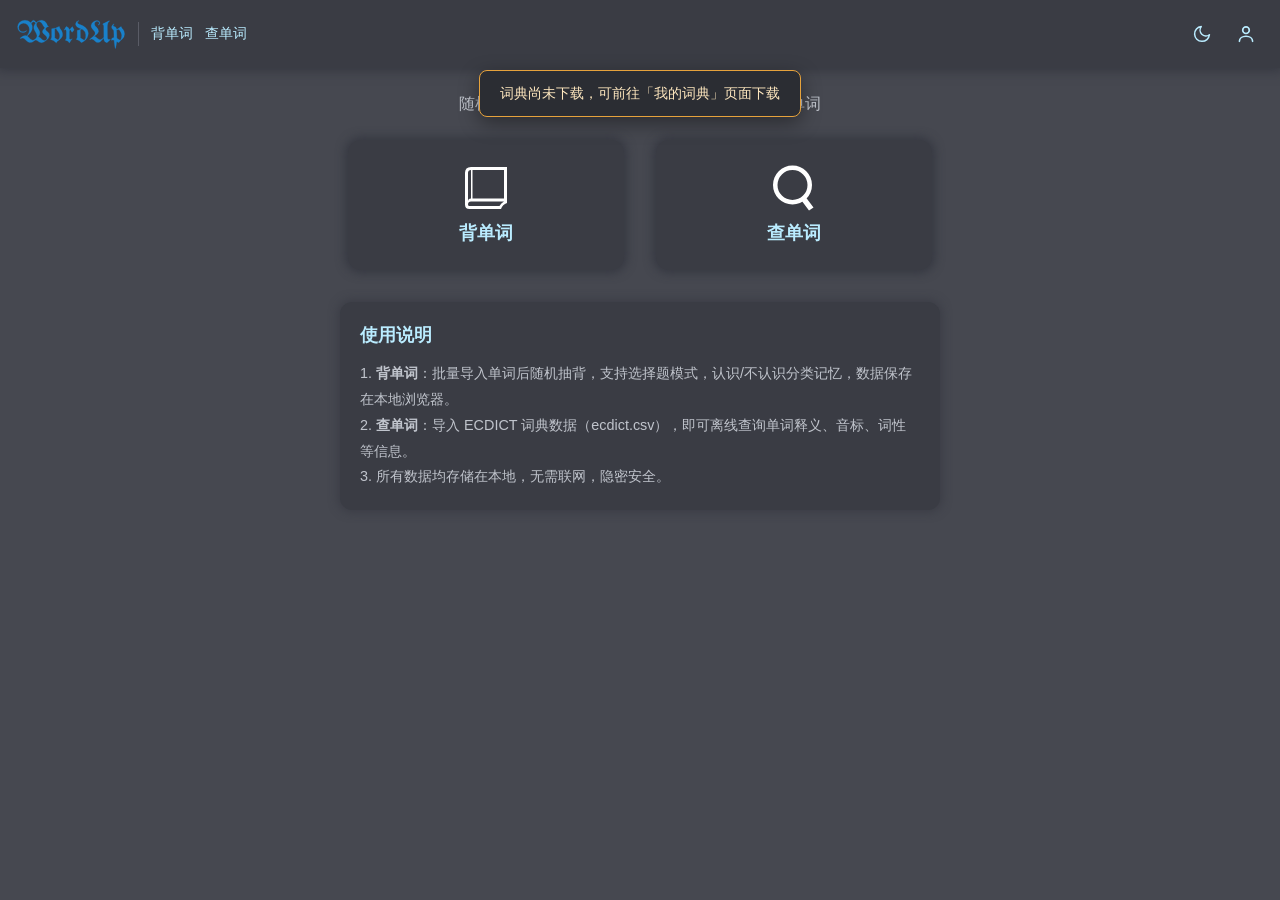
<file: index.html>
<!DOCTYPE html>
<html lang="zh-CN">
<head>
<!-- 入口主页：导航栏 + 背单词 / 查单词功能入口 + 使用说明 -->
    <meta charset="UTF-8">
    <meta name="viewport" content="width=device-width, initial-scale=1.0, viewport-fit=cover">
    <meta name="theme-color" content="#3a3c44">
    <script>try{if(localStorage.getItem('theme')==='light'){document.documentElement.setAttribute('data-theme','light');var m=document.querySelector('meta[name="theme-color"]');if(m)m.content='#edf1f6'}}catch(e){}</script>
    <title>单词辅助背诵工具</title>
    <link rel="stylesheet" href="css/style.css?v=160">
</head>
<body>
<!-- 页面加载遮罩：加载完成前显示 -->
<div id="loadingOverlay" class="loading-overlay">
    <div class="loading-spinner"></div>
    <div class="loading-text">加载中</div>
</div>

    <!--导航栏-->
    <header class="banner">
        <div class="bannerLeftBox">
            <a href="index.html">
                <svg viewBox="-2 -2 264.413 81.637" height="34" fill="#1981CA" stroke="#1981CA" stroke-width="0.5" stroke-linecap="round" fill-rule="nonzero" vector-effect="non-scaling-stroke" style="display:block; width:auto;"><path d="M14.099 33.545L14.099 33.545Q19.043 33.765 22.266 30.981L22.266 30.981Q22.925 30.359 23.419 30.743Q23.914 31.128 23.438 31.641L23.438 31.641Q19.336 35.632 14.832 35.449L14.832 35.449Q9.119 35.339 5.493 31.586Q1.868 27.832 1.831 21.680L1.831 21.680Q1.501 15.344 6.702 10.583Q11.902 5.823 19.446 5.823L19.446 5.823Q27.795 5.823 33.032 11.389L33.032 11.389Q33.545 11.865 33.948 11.316L33.948 11.316Q37.537 5.676 39.862 5.585Q42.188 5.493 46.069 10.840L46.069 10.840Q46.472 11.389 46.985 10.950L46.985 10.950Q47.717 10.217 48.120 9.851L48.120 9.851Q53.430 5.017 60.699 5.695Q67.969 6.372 71.265 12.817L71.265 12.817Q72.253 14.868 72.784 16.754Q73.315 18.640 75.146 19.739L75.146 19.739Q76.172 20.325 76.172 20.837Q76.172 21.350 75.513 21.497L75.513 21.497Q73.059 22.046 70.715 23.584L70.715 23.584Q68.225 26.221 69.141 28.546Q70.056 30.872 73.938 33.618L73.938 33.618Q78.882 37.244 78.351 42.444Q77.820 47.644 72.327 52.917L72.327 52.917Q65.369 59.656 59.326 59.692Q53.284 59.729 48.450 54.675L48.450 54.675Q46.033 52.185 43.140 54.163L43.140 54.163Q35.229 60.352 30.011 59.308Q24.792 58.264 21.313 53.430L21.313 53.430Q15.674 45.667 9.229 49.658L9.229 49.658Q8.386 50.244 7.965 49.750Q7.544 49.255 8.167 48.706L8.167 48.706Q13.293 44.238 16.974 43.140Q20.654 42.041 23.511 43.066L23.511 43.066Q23.950 43.213 24.170 42.920L24.170 42.920Q26.990 39.734 28.693 35.669Q30.396 31.604 30.176 27.100L30.176 27.100Q29.919 22.375 25.964 17.487Q22.009 12.598 15.381 13.147L15.381 13.147Q11.426 13.513 8.112 16.150Q4.797 18.787 4.578 23.071L4.578 23.071Q4.541 27.356 7.068 30.359Q9.595 33.362 14.099 33.545ZM67.236 23.657L67.236 23.657Q64.893 21.936 63.739 19.739Q62.585 17.542 61.487 15.271L61.487 15.271Q59.143 10.620 55.481 9.338Q51.819 8.057 49.402 10.693L49.402 10.693Q46.948 13.367 47.040 16.791Q47.131 20.215 50.757 25.159L50.757 25.159Q54.822 30.872 55.225 35.504Q55.627 40.137 52.222 44.971L52.222 44.971Q51.965 45.300 52.039 45.557Q52.112 45.813 52.588 45.886L52.588 45.886Q54.163 46.289 56.287 48.120L56.287 48.120Q61.926 54.309 65.460 54.547Q68.994 54.785 71.082 52.148L71.082 52.148Q72.620 50.208 72.308 47.607Q71.997 45.007 66.064 40.210L66.064 40.210Q57.935 33.765 63.831 27.759L63.831 27.759Q65.625 25.964 67.273 24.646L67.273 24.646Q67.493 24.426 67.493 24.152Q67.493 23.877 67.236 23.657ZM34.827 13.696L34.827 13.696Q38.416 19.446 36.951 27.026L36.951 27.026Q36.072 31.567 32.629 35.779Q29.187 39.990 25.562 43.250L25.562 43.250Q25.085 43.799 25.635 44.202L25.635 44.202Q27.319 45.337 29.517 47.754L29.517 47.754Q33.142 51.929 36.639 53.247Q40.137 54.565 44.861 50.500L44.861 50.500Q49.365 46.655 48.230 42.004Q47.095 37.354 43.726 32.483L43.726 32.483Q39.954 27.026 40.649 22.229Q41.345 17.432 44.897 13.147L44.897 13.147Q45.227 12.817 44.897 12.378L44.897 12.378Q42.041 9.265 39.752 9.375Q37.463 9.485 34.827 13.037L34.827 13.037Q34.607 13.367 34.827 13.696ZM95.032 59.509L95.032 59.509Q94.482 60.425 93.677 59.509L93.677 59.509Q89.648 54.492 81.445 51.965L81.445 51.965Q80.786 51.782 80.804 51.379Q80.823 50.977 81.226 50.793L81.226 50.793Q83.569 49.988 83.569 45.923L83.569 45.923L83.459 27.246Q83.459 26.843 83.386 26.605Q83.313 26.367 83.441 26.166Q83.569 25.964 83.936 25.928L83.936 25.928Q93.677 25.122 101.257 20.618L101.257 20.618Q101.587 20.435 101.862 20.508Q102.136 20.581 102.173 21.021L102.173 21.021Q102.795 24.976 106.055 28.784L106.055 28.784Q107.849 30.981 109.039 34.790Q110.229 38.599 109.973 41.125L109.973 41.125Q109.607 44.092 108.032 46.454Q106.458 48.816 104.443 50.793L104.443 50.793Q102.063 53.137 99.316 54.749Q96.570 56.360 95.032 59.509ZM91.040 26.770L91.040 26.770L91.187 47.864Q91.187 48.413 91.626 48.633L91.626 48.633L98.108 52.661Q99.060 53.284 99.866 52.295L99.866 52.295Q103.345 48.560 103.015 43.323L103.015 43.323Q102.942 40.063 101.752 37.500Q100.562 34.937 98.804 32.959L98.804 32.959Q95.947 30.066 94.446 25.781L94.446 25.781Q94.373 25.598 94.116 25.470Q93.860 25.342 93.640 25.452L93.640 25.452Q92.542 25.854 91.443 26.147L91.443 26.147Q91.040 26.294 91.040 26.770ZM126.233 31.384L126.233 31.384L126.196 49.146Q126.196 50.317 126.782 50.647L126.782 50.647L129.419 52.185Q130.261 52.698 131.982 50.391L131.982 50.391Q132.349 49.915 132.898 50.189Q133.447 50.464 132.898 51.123L132.898 51.123Q129.053 55.408 127.002 59.546L127.002 59.546Q126.379 60.388 125.647 59.546L125.647 59.546Q123.596 57.166 121.820 55.920Q120.044 54.675 116.602 53.870L116.602 53.870Q115.942 53.687 115.942 53.284Q115.942 52.881 116.418 52.698L116.418 52.698Q118.872 52.295 118.835 48.486L118.835 48.486L118.835 32.996Q118.835 29.260 117.444 28.418L117.444 28.418Q115.833 27.356 114.807 29.187L114.807 29.187Q114.404 29.956 113.892 29.553Q113.379 29.150 113.928 28.271L113.928 28.271Q114.990 26.587 115.961 24.829Q116.931 23.071 117.957 21.313L117.957 21.313Q118.579 20.215 119.604 20.911L119.604 20.911Q124.988 23.511 126.050 27.502L126.050 27.502Q126.160 27.869 126.489 27.960Q126.819 28.052 127.075 27.722L127.075 27.722L132.715 21.240Q132.935 21.021 133.228 21.039Q133.521 21.057 133.704 21.350L133.704 21.350L137.549 28.711Q137.695 29.041 137.476 29.333L137.476 29.333L133.081 34.607Q132.825 34.863 132.513 34.827Q132.202 34.790 132.092 34.497L132.092 34.497L129.126 29.004Q128.979 28.784 128.668 28.729Q128.357 28.674 128.101 28.931L128.101 28.931L126.379 31.018Q126.233 31.165 126.233 31.384ZM148.535 7.837L148.535 7.837Q145.642 8.643 145.715 11.243L145.715 11.243Q145.752 12.891 147.601 14.301Q149.451 15.710 151.941 16.187L151.941 16.187Q151.978 16.187 152.014 16.223L152.014 16.223Q159.705 19.080 165.399 23.694Q171.094 28.308 171.863 37.097L171.863 37.097L171.863 37.207Q171.094 43.799 168.677 48.193Q166.260 52.588 162.964 54.895L162.964 54.895L162.927 54.968Q161.389 56.287 159.302 57.312Q157.214 58.337 155.603 59.436L155.603 59.436Q154.578 60.132 154.285 59.436L154.285 59.436Q152.234 54.565 142.969 52.002L142.969 52.002Q142.419 51.892 142.383 51.453Q142.346 51.013 142.786 50.830L142.786 50.830Q145.093 49.951 145.093 45.959L145.093 45.959L145.020 30.725Q145.020 29.443 146.191 29.517L146.191 29.517Q149.854 29.993 153.516 27.026L153.516 27.026Q153.735 26.880 153.735 26.477L153.735 26.477Q153.662 26.184 153.369 26.038L153.369 26.038Q151.978 25.452 150.586 24.884Q149.194 24.316 147.876 23.657L147.876 23.657Q144.470 22.119 142.841 19.666Q141.211 17.212 140.918 14.795L140.918 14.795L140.918 14.612Q141.833 7.617 147.949 6.812L147.949 6.812Q148.901 6.665 148.993 7.178Q149.084 7.690 148.535 7.837ZM155.676 27.063L155.676 27.063Q155.347 26.917 155.054 27.136L155.054 27.136L153.333 28.491Q152.600 29.041 152.600 29.810L152.600 29.810L152.747 47.900Q152.747 48.450 153.186 48.669L153.186 48.669L161.096 53.320Q162.048 53.906 162.854 52.881L162.854 52.881Q166.150 48.230 165.399 40.521Q164.648 32.813 159.045 28.857L159.045 28.857Q158.020 28.162 155.676 27.063ZM215.369 59.363L215.369 59.363Q211.670 57.568 210.425 55.994L210.425 55.994Q209.106 54.272 208.960 49.805L208.960 49.805Q208.960 49.292 208.612 49.182Q208.264 49.072 207.935 49.438L207.935 49.438Q206.396 51.086 204.840 52.716Q203.284 54.346 201.746 55.994L201.746 55.994Q194.568 63.464 186.694 55.078L186.694 55.078Q183.948 52.185 181.274 51.251Q178.601 50.317 176.074 52.551L176.074 52.551Q175.415 53.064 174.957 52.551Q174.500 52.039 175.195 51.416L175.195 51.416L184.460 43.616L184.497 43.579Q189.148 39.111 187.921 35.797Q186.694 32.483 183.508 29.187L183.508 29.187Q180.798 26.440 178.931 22.504Q177.063 18.567 179.993 13.660L179.993 13.660Q182.300 9.814 186.108 8.112Q189.917 6.409 192.773 6.519L192.773 6.519Q197.900 6.738 199.219 10.712Q200.537 14.685 197.021 17.358L197.021 17.358Q196.216 18.018 195.648 17.340Q195.081 16.663 195.959 15.930L195.959 15.930Q198.926 13.623 197.406 11.041Q195.886 8.459 192.810 8.276L192.810 8.276Q190.576 8.167 188.690 9.778Q186.804 11.389 186.731 13.660L186.731 13.660Q186.584 17.908 188.324 19.519Q190.063 21.130 191.235 22.266L191.235 22.266Q197.241 28.455 196.454 33.032Q195.667 37.610 186.987 43.542L186.987 43.542Q186.584 43.799 186.621 44.147Q186.658 44.495 187.207 44.604L187.207 44.604Q189.478 45.117 190.704 46.490Q191.931 47.864 193.323 49.146L193.323 49.146Q198.047 53.540 201.672 52.002Q205.298 50.464 208.740 46.509L208.740 46.509Q208.887 46.326 208.887 46.106L208.887 46.106L208.667 19.666Q208.667 16.956 206.616 16.150L206.616 16.150Q204.932 15.381 206.689 14.392L206.689 14.392Q210.352 12.634 214.014 10.803Q217.676 8.972 221.375 7.141L221.375 7.141Q222.034 6.775 222.528 7.269Q223.022 7.764 222.253 8.459L222.253 8.459Q219.397 10.510 218.427 13.971Q217.456 17.432 217.493 22.046L217.493 22.046L217.749 47.827Q217.786 53.687 223.352 51.672L223.352 51.672Q224.084 51.379 224.487 51.874Q224.890 52.368 224.341 52.881L224.341 52.881L217.346 59.180Q216.907 59.546 216.357 59.583Q215.808 59.619 215.369 59.363ZM232.983 15.491L232.983 15.491Q231.372 17.175 231.555 18.768Q231.738 20.361 234.192 21.094L234.192 21.094Q237.341 22.046 238.367 23.566Q239.392 25.085 239.612 27.100L239.612 27.100Q239.648 27.466 239.923 27.576Q240.198 27.686 240.491 27.576L240.491 27.576Q245.142 24.866 250.049 21.094L250.049 21.094Q250.342 20.874 250.635 21.021Q250.928 21.167 251.001 21.460L251.001 21.460Q251.367 23.438 252.484 24.829Q253.601 26.221 254.810 27.576L254.810 27.576Q259.314 32.666 258.801 38.965L258.801 38.965Q258.289 46.692 253.418 50.793L253.418 50.793Q248.035 55.334 245.142 59.326L245.142 59.326Q244.775 59.802 244.299 59.473L244.299 59.473Q243.384 58.923 242.468 58.411Q241.553 57.898 240.637 57.349L240.637 57.349Q240.344 57.202 240.070 57.330Q239.795 57.458 239.795 57.825L239.795 57.825Q239.355 61.780 238.678 65.588Q238.000 69.397 237.231 73.242L237.231 73.242Q237.085 73.755 236.609 73.737Q236.133 73.718 236.023 73.242L236.023 73.242Q235.254 68.811 234.576 63.776Q233.899 58.740 233.533 54.089L233.533 54.089Q233.459 53.687 233.130 53.577L233.130 53.577Q229.431 52.222 227.893 53.906L227.893 53.906Q227.563 54.236 227.216 54.108Q226.868 53.979 226.868 53.467L226.868 53.467Q226.904 47.498 232.581 47.131L232.581 47.131Q233.130 47.131 233.130 46.545L233.130 46.545L233.130 45.410Q233.130 39.954 232.965 37.573Q232.800 35.193 232.690 31.787L232.690 31.787Q232.617 30.139 231.848 29.260Q231.079 28.381 230.310 27.722L230.310 27.722Q226.978 24.976 227.545 21.661Q228.113 18.347 231.885 14.905L231.885 14.905Q232.544 14.209 233.020 14.594Q233.496 14.978 232.983 15.491ZM240.234 48.669L240.234 48.669Q240.234 49.109 240.564 49.219L240.564 49.219Q242.432 50.171 244.208 51.233Q245.984 52.295 247.815 53.320L247.815 53.320Q248.364 53.577 248.657 53.101L248.657 53.101Q249.756 51.379 250.708 48.853Q251.660 46.326 251.733 42.554L251.733 42.554Q251.807 38.635 250.214 35.541Q248.621 32.446 246.753 29.626L246.753 29.626Q244.812 26.917 240.051 29.224L240.051 29.224Q239.685 29.407 239.685 29.773L239.685 29.773Q239.722 30.212 239.722 31.091L239.722 31.091L240.198 45.593Q240.234 46.655 240.234 48.669Z"/></svg>
            </a>
            <span class="banner-divider"></span>
            <a href="./WordMemorizer.html" class="nav-link">背单词</a>
            <a href="./DictLookup.html" class="nav-link">查单词</a>
        </div>
        <div class="bannerRightBox">
            <button type="button" class="nav-theme-btn" id="themeToggleBtn" title="切换到浅色模式" aria-label="切换到浅色模式" aria-pressed="false" onclick="toggleTheme()">
                <svg class="icon-moon" viewBox="0 0 24 24" fill="none" stroke="currentColor" stroke-width="1.8" stroke-linecap="round" stroke-linejoin="round" aria-hidden="true">
                    <path d="M20.9 12.9A8.9 8.9 0 1 1 11.1 3.1a7 7 0 0 0 9.8 9.8z"></path>
                </svg>
                <svg class="icon-sun" viewBox="0 0 24 24" fill="none" stroke="currentColor" stroke-width="1.8" stroke-linecap="round" stroke-linejoin="round" aria-hidden="true">
                    <circle cx="12" cy="12" r="4"></circle>
                    <path d="M12 2.6v2.2M12 19.2v2.2M2.6 12h2.2M19.2 12h2.2M5 5l1.6 1.6M17.4 17.4l1.6 1.6M19 5l-1.6 1.6M6.6 17.4L5 19"></path>
                </svg>
            </button>
            <a href="./User.html" class="nav-user-btn" title="用户" aria-label="用户">
                <svg viewBox="0 0 24 24" width="22" height="22" fill="none" stroke="currentColor" stroke-width="1.8" stroke-linecap="round" stroke-linejoin="round" aria-hidden="true">
                    <circle cx="12" cy="7.8" r="3.6"></circle>
                    <path d="M4.8 20c0-3.55 3.22-5.6 7.2-5.6s7.2 2.05 7.2 5.6"></path>
                </svg>
            </a>
        </div>
    </header>

    <!--中心-->
    <main class="main-content">
        <div class="container">
            <div class="main-text">
                <p>随机抽背 · 词典查询 · 本地存储，助你高效记忆单词</p>
            </div>

            <div class="main-box">
                <a href="./WordMemorizer.html" class="mainA1">
                    <svg class="icon1" viewBox="0 0 1024 1024" version="1.1" xmlns="http://www.w3.org/2000/svg">
                        <path d="M 960 64 L 960 832 Q 864 864 832 960 L 160 960 Q 64 960 64 864 L 64 192 Q 64 64 192 64 L 960 64z
                                M 896 128 L 224 128 L 224 736 L 896 736 L 896 128z
                                M 896 800 L 192 800 Q 128 800 128 864 Q 128 896 160 896 L 800 896 Q 832 832 896 800z
                                M 192 128 Q 128 128 128 192 L 128 800 Q 128 736 192 736 L 192 128z"></path>
                    </svg>
                    <span class="text1">背单词</span>
                </a>

                <a href="./DictLookup.html" class="mainA1">
                    <svg class="icon1" viewBox="0 0 1024 1024" version="1.1" xmlns="http://www.w3.org/2000/svg">
                        <path d="M 64 448 A 50 50 0 1 1 896 448 A 50 50 0 1 1 64 448 M 160 448 A 50 50 0 1 0 800 448 A 50 50 0 1 0 160 448 M 736 672 L 928 928 L 832 992 L 640 736 L 736 672"></path>
                    </svg>
                    <span class="text1">查单词</span>
                </a>
            </div>

            <div class="section" style="max-width:600px;">
                <h3>使用说明</h3>
                <p style="font-size:0.9rem;color:#c0c4cc;line-height:1.8;">
                    1. <strong>背单词</strong>：批量导入单词后随机抽背，支持选择题模式，认识/不认识分类记忆，数据保存在本地浏览器。<br>
                    2. <strong>查单词</strong>：导入 ECDICT 词典数据（ecdict.csv），即可离线查询单词释义、音标、词性等信息。<br>
                    3. 所有数据均存储在本地，无需联网，隐密安全。
                </p>
            </div>
        </div>
    </main>

    <script src="js/common.js?v=32"></script>
</body>
</html>
</file>
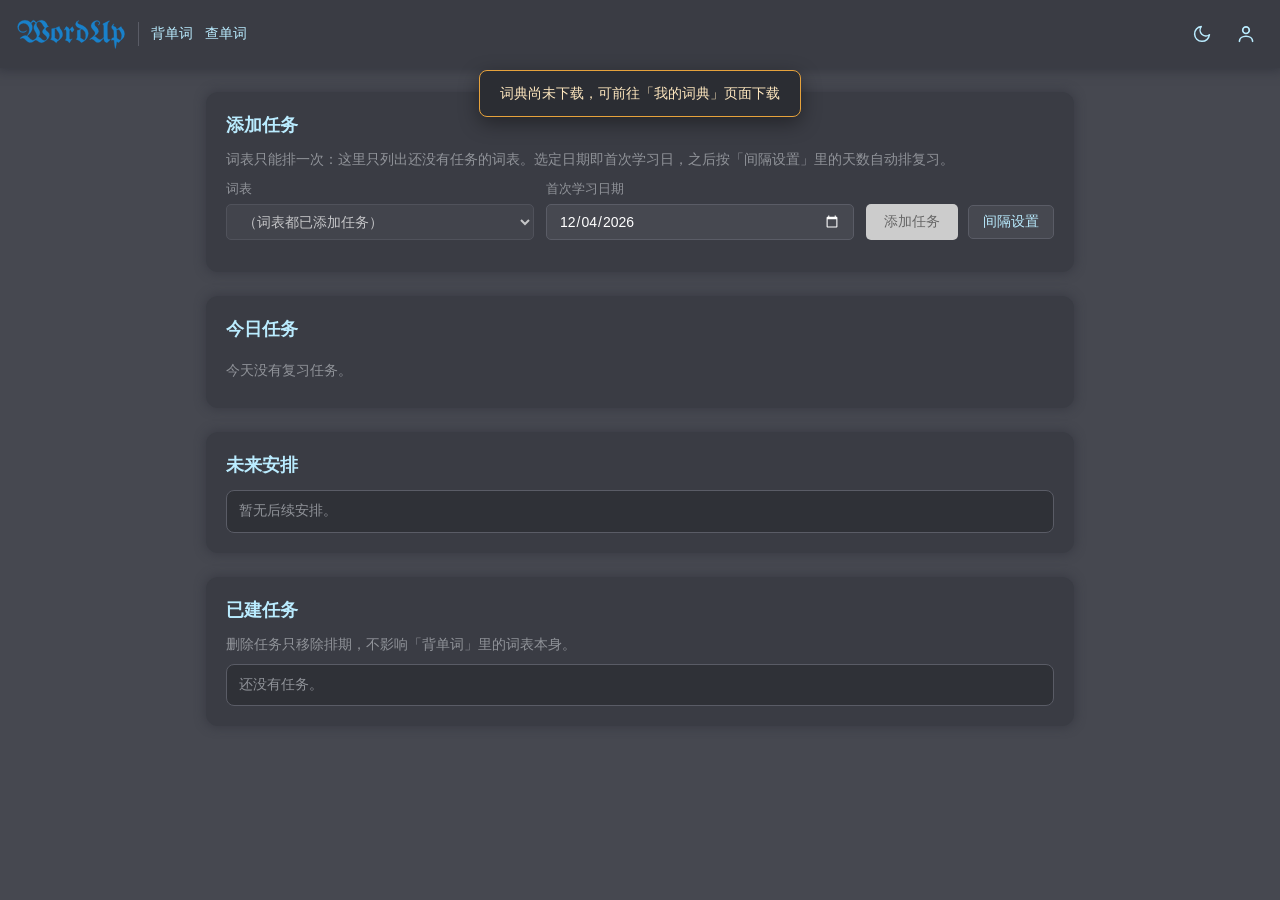
<file: DailyTasks.html>
<!DOCTYPE html>
<html lang="zh-CN">
<head>
<!-- 每日任务页：把背单词的词表绑定到某个首次学习日期，按艾宾浩斯间隔自动排复习（js/daily.js） -->
    <meta charset="UTF-8">
    <meta name="viewport" content="width=device-width, initial-scale=1.0, viewport-fit=cover">
    <meta name="theme-color" content="#3a3c44">
    <script>try{if(localStorage.getItem('theme')==='light'){document.documentElement.setAttribute('data-theme','light');var m=document.querySelector('meta[name="theme-color"]');if(m)m.content='#edf1f6'}}catch(e){}</script>
    <title>每日任务</title>
    <link rel="stylesheet" href="css/style.css?v=160">
</head>
<body class="dt-page">
<!-- 页面加载遮罩：加载完成前显示 -->
<div id="loadingOverlay" class="loading-overlay">
    <div class="loading-spinner"></div>
    <div class="loading-text">加载中</div>
</div>

    <!--导航栏-->
    <header class="banner">
        <div class="bannerLeftBox">
            <a href="index.html">
                <svg viewBox="-2 -2 264.413 81.637" height="34" fill="#1981CA" stroke="#1981CA" stroke-width="0.5" stroke-linecap="round" fill-rule="nonzero" vector-effect="non-scaling-stroke" style="display:block; width:auto;"><path d="M14.099 33.545L14.099 33.545Q19.043 33.765 22.266 30.981L22.266 30.981Q22.925 30.359 23.419 30.743Q23.914 31.128 23.438 31.641L23.438 31.641Q19.336 35.632 14.832 35.449L14.832 35.449Q9.119 35.339 5.493 31.586Q1.868 27.832 1.831 21.680L1.831 21.680Q1.501 15.344 6.702 10.583Q11.902 5.823 19.446 5.823L19.446 5.823Q27.795 5.823 33.032 11.389L33.032 11.389Q33.545 11.865 33.948 11.316L33.948 11.316Q37.537 5.676 39.862 5.585Q42.188 5.493 46.069 10.840L46.069 10.840Q46.472 11.389 46.985 10.950L46.985 10.950Q47.717 10.217 48.120 9.851L48.120 9.851Q53.430 5.017 60.699 5.695Q67.969 6.372 71.265 12.817L71.265 12.817Q72.253 14.868 72.784 16.754Q73.315 18.640 75.146 19.739L75.146 19.739Q76.172 20.325 76.172 20.837Q76.172 21.350 75.513 21.497L75.513 21.497Q73.059 22.046 70.715 23.584L70.715 23.584Q68.225 26.221 69.141 28.546Q70.056 30.872 73.938 33.618L73.938 33.618Q78.882 37.244 78.351 42.444Q77.820 47.644 72.327 52.917L72.327 52.917Q65.369 59.656 59.326 59.692Q53.284 59.729 48.450 54.675L48.450 54.675Q46.033 52.185 43.140 54.163L43.140 54.163Q35.229 60.352 30.011 59.308Q24.792 58.264 21.313 53.430L21.313 53.430Q15.674 45.667 9.229 49.658L9.229 49.658Q8.386 50.244 7.965 49.750Q7.544 49.255 8.167 48.706L8.167 48.706Q13.293 44.238 16.974 43.140Q20.654 42.041 23.511 43.066L23.511 43.066Q23.950 43.213 24.170 42.920L24.170 42.920Q26.990 39.734 28.693 35.669Q30.396 31.604 30.176 27.100L30.176 27.100Q29.919 22.375 25.964 17.487Q22.009 12.598 15.381 13.147L15.381 13.147Q11.426 13.513 8.112 16.150Q4.797 18.787 4.578 23.071L4.578 23.071Q4.541 27.356 7.068 30.359Q9.595 33.362 14.099 33.545ZM67.236 23.657L67.236 23.657Q64.893 21.936 63.739 19.739Q62.585 17.542 61.487 15.271L61.487 15.271Q59.143 10.620 55.481 9.338Q51.819 8.057 49.402 10.693L49.402 10.693Q46.948 13.367 47.040 16.791Q47.131 20.215 50.757 25.159L50.757 25.159Q54.822 30.872 55.225 35.504Q55.627 40.137 52.222 44.971L52.222 44.971Q51.965 45.300 52.039 45.557Q52.112 45.813 52.588 45.886L52.588 45.886Q54.163 46.289 56.287 48.120L56.287 48.120Q61.926 54.309 65.460 54.547Q68.994 54.785 71.082 52.148L71.082 52.148Q72.620 50.208 72.308 47.607Q71.997 45.007 66.064 40.210L66.064 40.210Q57.935 33.765 63.831 27.759L63.831 27.759Q65.625 25.964 67.273 24.646L67.273 24.646Q67.493 24.426 67.493 24.152Q67.493 23.877 67.236 23.657ZM34.827 13.696L34.827 13.696Q38.416 19.446 36.951 27.026L36.951 27.026Q36.072 31.567 32.629 35.779Q29.187 39.990 25.562 43.250L25.562 43.250Q25.085 43.799 25.635 44.202L25.635 44.202Q27.319 45.337 29.517 47.754L29.517 47.754Q33.142 51.929 36.639 53.247Q40.137 54.565 44.861 50.500L44.861 50.500Q49.365 46.655 48.230 42.004Q47.095 37.354 43.726 32.483L43.726 32.483Q39.954 27.026 40.649 22.229Q41.345 17.432 44.897 13.147L44.897 13.147Q45.227 12.817 44.897 12.378L44.897 12.378Q42.041 9.265 39.752 9.375Q37.463 9.485 34.827 13.037L34.827 13.037Q34.607 13.367 34.827 13.696ZM95.032 59.509L95.032 59.509Q94.482 60.425 93.677 59.509L93.677 59.509Q89.648 54.492 81.445 51.965L81.445 51.965Q80.786 51.782 80.804 51.379Q80.823 50.977 81.226 50.793L81.226 50.793Q83.569 49.988 83.569 45.923L83.569 45.923L83.459 27.246Q83.459 26.843 83.386 26.605Q83.313 26.367 83.441 26.166Q83.569 25.964 83.936 25.928L83.936 25.928Q93.677 25.122 101.257 20.618L101.257 20.618Q101.587 20.435 101.862 20.508Q102.136 20.581 102.173 21.021L102.173 21.021Q102.795 24.976 106.055 28.784L106.055 28.784Q107.849 30.981 109.039 34.790Q110.229 38.599 109.973 41.125L109.973 41.125Q109.607 44.092 108.032 46.454Q106.458 48.816 104.443 50.793L104.443 50.793Q102.063 53.137 99.316 54.749Q96.570 56.360 95.032 59.509ZM91.040 26.770L91.040 26.770L91.187 47.864Q91.187 48.413 91.626 48.633L91.626 48.633L98.108 52.661Q99.060 53.284 99.866 52.295L99.866 52.295Q103.345 48.560 103.015 43.323L103.015 43.323Q102.942 40.063 101.752 37.500Q100.562 34.937 98.804 32.959L98.804 32.959Q95.947 30.066 94.446 25.781L94.446 25.781Q94.373 25.598 94.116 25.470Q93.860 25.342 93.640 25.452L93.640 25.452Q92.542 25.854 91.443 26.147L91.443 26.147Q91.040 26.294 91.040 26.770ZM126.233 31.384L126.233 31.384L126.196 49.146Q126.196 50.317 126.782 50.647L126.782 50.647L129.419 52.185Q130.261 52.698 131.982 50.391L131.982 50.391Q132.349 49.915 132.898 50.189Q133.447 50.464 132.898 51.123L132.898 51.123Q129.053 55.408 127.002 59.546L127.002 59.546Q126.379 60.388 125.647 59.546L125.647 59.546Q123.596 57.166 121.820 55.920Q120.044 54.675 116.602 53.870L116.602 53.870Q115.942 53.687 115.942 53.284Q115.942 52.881 116.418 52.698L116.418 52.698Q118.872 52.295 118.835 48.486L118.835 48.486L118.835 32.996Q118.835 29.260 117.444 28.418L117.444 28.418Q115.833 27.356 114.807 29.187L114.807 29.187Q114.404 29.956 113.892 29.553Q113.379 29.150 113.928 28.271L113.928 28.271Q114.990 26.587 115.961 24.829Q116.931 23.071 117.957 21.313L117.957 21.313Q118.579 20.215 119.604 20.911L119.604 20.911Q124.988 23.511 126.050 27.502L126.050 27.502Q126.160 27.869 126.489 27.960Q126.819 28.052 127.075 27.722L127.075 27.722L132.715 21.240Q132.935 21.021 133.228 21.039Q133.521 21.057 133.704 21.350L133.704 21.350L137.549 28.711Q137.695 29.041 137.476 29.333L137.476 29.333L133.081 34.607Q132.825 34.863 132.513 34.827Q132.202 34.790 132.092 34.497L132.092 34.497L129.126 29.004Q128.979 28.784 128.668 28.729Q128.357 28.674 128.101 28.931L128.101 28.931L126.379 31.018Q126.233 31.165 126.233 31.384ZM148.535 7.837L148.535 7.837Q145.642 8.643 145.715 11.243L145.715 11.243Q145.752 12.891 147.601 14.301Q149.451 15.710 151.941 16.187L151.941 16.187Q151.978 16.187 152.014 16.223L152.014 16.223Q159.705 19.080 165.399 23.694Q171.094 28.308 171.863 37.097L171.863 37.097L171.863 37.207Q171.094 43.799 168.677 48.193Q166.260 52.588 162.964 54.895L162.964 54.895L162.927 54.968Q161.389 56.287 159.302 57.312Q157.214 58.337 155.603 59.436L155.603 59.436Q154.578 60.132 154.285 59.436L154.285 59.436Q152.234 54.565 142.969 52.002L142.969 52.002Q142.419 51.892 142.383 51.453Q142.346 51.013 142.786 50.830L142.786 50.830Q145.093 49.951 145.093 45.959L145.093 45.959L145.020 30.725Q145.020 29.443 146.191 29.517L146.191 29.517Q149.854 29.993 153.516 27.026L153.516 27.026Q153.735 26.880 153.735 26.477L153.735 26.477Q153.662 26.184 153.369 26.038L153.369 26.038Q151.978 25.452 150.586 24.884Q149.194 24.316 147.876 23.657L147.876 23.657Q144.470 22.119 142.841 19.666Q141.211 17.212 140.918 14.795L140.918 14.795L140.918 14.612Q141.833 7.617 147.949 6.812L147.949 6.812Q148.901 6.665 148.993 7.178Q149.084 7.690 148.535 7.837ZM155.676 27.063L155.676 27.063Q155.347 26.917 155.054 27.136L155.054 27.136L153.333 28.491Q152.600 29.041 152.600 29.810L152.600 29.810L152.747 47.900Q152.747 48.450 153.186 48.669L153.186 48.669L161.096 53.320Q162.048 53.906 162.854 52.881L162.854 52.881Q166.150 48.230 165.399 40.521Q164.648 32.813 159.045 28.857L159.045 28.857Q158.020 28.162 155.676 27.063ZM215.369 59.363L215.369 59.363Q211.670 57.568 210.425 55.994L210.425 55.994Q209.106 54.272 208.960 49.805L208.960 49.805Q208.960 49.292 208.612 49.182Q208.264 49.072 207.935 49.438L207.935 49.438Q206.396 51.086 204.840 52.716Q203.284 54.346 201.746 55.994L201.746 55.994Q194.568 63.464 186.694 55.078L186.694 55.078Q183.948 52.185 181.274 51.251Q178.601 50.317 176.074 52.551L176.074 52.551Q175.415 53.064 174.957 52.551Q174.500 52.039 175.195 51.416L175.195 51.416L184.460 43.616L184.497 43.579Q189.148 39.111 187.921 35.797Q186.694 32.483 183.508 29.187L183.508 29.187Q180.798 26.440 178.931 22.504Q177.063 18.567 179.993 13.660L179.993 13.660Q182.300 9.814 186.108 8.112Q189.917 6.409 192.773 6.519L192.773 6.519Q197.900 6.738 199.219 10.712Q200.537 14.685 197.021 17.358L197.021 17.358Q196.216 18.018 195.648 17.340Q195.081 16.663 195.959 15.930L195.959 15.930Q198.926 13.623 197.406 11.041Q195.886 8.459 192.810 8.276L192.810 8.276Q190.576 8.167 188.690 9.778Q186.804 11.389 186.731 13.660L186.731 13.660Q186.584 17.908 188.324 19.519Q190.063 21.130 191.235 22.266L191.235 22.266Q197.241 28.455 196.454 33.032Q195.667 37.610 186.987 43.542L186.987 43.542Q186.584 43.799 186.621 44.147Q186.658 44.495 187.207 44.604L187.207 44.604Q189.478 45.117 190.704 46.490Q191.931 47.864 193.323 49.146L193.323 49.146Q198.047 53.540 201.672 52.002Q205.298 50.464 208.740 46.509L208.740 46.509Q208.887 46.326 208.887 46.106L208.887 46.106L208.667 19.666Q208.667 16.956 206.616 16.150L206.616 16.150Q204.932 15.381 206.689 14.392L206.689 14.392Q210.352 12.634 214.014 10.803Q217.676 8.972 221.375 7.141L221.375 7.141Q222.034 6.775 222.528 7.269Q223.022 7.764 222.253 8.459L222.253 8.459Q219.397 10.510 218.427 13.971Q217.456 17.432 217.493 22.046L217.493 22.046L217.749 47.827Q217.786 53.687 223.352 51.672L223.352 51.672Q224.084 51.379 224.487 51.874Q224.890 52.368 224.341 52.881L224.341 52.881L217.346 59.180Q216.907 59.546 216.357 59.583Q215.808 59.619 215.369 59.363ZM232.983 15.491L232.983 15.491Q231.372 17.175 231.555 18.768Q231.738 20.361 234.192 21.094L234.192 21.094Q237.341 22.046 238.367 23.566Q239.392 25.085 239.612 27.100L239.612 27.100Q239.648 27.466 239.923 27.576Q240.198 27.686 240.491 27.576L240.491 27.576Q245.142 24.866 250.049 21.094L250.049 21.094Q250.342 20.874 250.635 21.021Q250.928 21.167 251.001 21.460L251.001 21.460Q251.367 23.438 252.484 24.829Q253.601 26.221 254.810 27.576L254.810 27.576Q259.314 32.666 258.801 38.965L258.801 38.965Q258.289 46.692 253.418 50.793L253.418 50.793Q248.035 55.334 245.142 59.326L245.142 59.326Q244.775 59.802 244.299 59.473L244.299 59.473Q243.384 58.923 242.468 58.411Q241.553 57.898 240.637 57.349L240.637 57.349Q240.344 57.202 240.070 57.330Q239.795 57.458 239.795 57.825L239.795 57.825Q239.355 61.780 238.678 65.588Q238.000 69.397 237.231 73.242L237.231 73.242Q237.085 73.755 236.609 73.737Q236.133 73.718 236.023 73.242L236.023 73.242Q235.254 68.811 234.576 63.776Q233.899 58.740 233.533 54.089L233.533 54.089Q233.459 53.687 233.130 53.577L233.130 53.577Q229.431 52.222 227.893 53.906L227.893 53.906Q227.563 54.236 227.216 54.108Q226.868 53.979 226.868 53.467L226.868 53.467Q226.904 47.498 232.581 47.131L232.581 47.131Q233.130 47.131 233.130 46.545L233.130 46.545L233.130 45.410Q233.130 39.954 232.965 37.573Q232.800 35.193 232.690 31.787L232.690 31.787Q232.617 30.139 231.848 29.260Q231.079 28.381 230.310 27.722L230.310 27.722Q226.978 24.976 227.545 21.661Q228.113 18.347 231.885 14.905L231.885 14.905Q232.544 14.209 233.020 14.594Q233.496 14.978 232.983 15.491ZM240.234 48.669L240.234 48.669Q240.234 49.109 240.564 49.219L240.564 49.219Q242.432 50.171 244.208 51.233Q245.984 52.295 247.815 53.320L247.815 53.320Q248.364 53.577 248.657 53.101L248.657 53.101Q249.756 51.379 250.708 48.853Q251.660 46.326 251.733 42.554L251.733 42.554Q251.807 38.635 250.214 35.541Q248.621 32.446 246.753 29.626L246.753 29.626Q244.812 26.917 240.051 29.224L240.051 29.224Q239.685 29.407 239.685 29.773L239.685 29.773Q239.722 30.212 239.722 31.091L239.722 31.091L240.198 45.593Q240.234 46.655 240.234 48.669Z"/></svg>
            </a>
            <span class="banner-divider"></span>
            <a href="./WordMemorizer.html" class="nav-link">背单词</a>
            <a href="./DictLookup.html" class="nav-link">查单词</a>
        </div>
        <div class="bannerRightBox">
            <button type="button" class="nav-theme-btn" id="themeToggleBtn" title="切换到浅色模式" aria-label="切换到浅色模式" aria-pressed="false" onclick="toggleTheme()">
                <svg class="icon-moon" viewBox="0 0 24 24" fill="none" stroke="currentColor" stroke-width="1.8" stroke-linecap="round" stroke-linejoin="round" aria-hidden="true">
                    <path d="M20.9 12.9A8.9 8.9 0 1 1 11.1 3.1a7 7 0 0 0 9.8 9.8z"></path>
                </svg>
                <svg class="icon-sun" viewBox="0 0 24 24" fill="none" stroke="currentColor" stroke-width="1.8" stroke-linecap="round" stroke-linejoin="round" aria-hidden="true">
                    <circle cx="12" cy="12" r="4"></circle>
                    <path d="M12 2.6v2.2M12 19.2v2.2M2.6 12h2.2M19.2 12h2.2M5 5l1.6 1.6M17.4 17.4l1.6 1.6M19 5l-1.6 1.6M6.6 17.4L5 19"></path>
                </svg>
            </button>
            <a href="./User.html" class="nav-user-btn" title="用户" aria-label="用户">
                <svg viewBox="0 0 24 24" width="22" height="22" fill="none" stroke="currentColor" stroke-width="1.8" stroke-linecap="round" stroke-linejoin="round" aria-hidden="true">
                    <circle cx="12" cy="7.8" r="3.6"></circle>
                    <path d="M4.8 20c0-3.55 3.22-5.6 7.2-5.6s7.2 2.05 7.2 5.6"></path>
                </svg>
            </a>
        </div>
    </header>

    <!--中心-->
    <main class="main-content">
        <div class="container">

            <!-- 添加任务：选词表 + 指定首次学习日期 -->
            <div class="section">
                <h3>添加任务</h3>
                <p class="tip">词表只能排一次：这里只列出还没有任务的词表。选定日期即首次学习日，之后按「间隔设置」里的天数自动排复习。</p>
                <div class="dt-form">
                    <label class="dt-field">
                        <span class="dt-field-label">词表</span>
                        <select id="dtListSelect"></select>
                    </label>
                    <label class="dt-field">
                        <span class="dt-field-label">首次学习日期</span>
                        <input type="date" id="dtStartDate">
                    </label>
                    <div class="dt-form-btns">
                        <button type="button" class="dt-add-btn" id="dtAddBtn" onclick="addTask()">添加任务</button>
                        <button type="button" class="dt-ghost" onclick="openIntervalModal()">间隔设置</button>
                    </div>
                </div>
                <div id="dtPreview" class="dt-preview"></div>
            </div>

            <!-- 今日任务 -->
            <div class="section">
                <h3>今日任务<span id="dtTodayCount" class="dt-section-count"></span></h3>
                <div id="dtTodayList" class="dt-list"></div>
            </div>

            <!-- 未来安排：一行一天，可滚动 -->
            <div class="section">
                <h3>未来安排</h3>
                <div id="dtFutureList" class="dt-future-list"></div>
            </div>

            <!-- 已建任务（排期管理） -->
            <div class="section">
                <h3>已建任务</h3>
                <p class="tip">删除任务只移除排期，不影响「背单词」里的词表本身。</p>
                <div id="dtTaskList" class="dt-task-list"></div>
            </div>

        </div>
    </main>

    <!-- 复习间隔设置弹窗 -->
    <div class="modal-overlay" id="intervalModal">
        <div class="modal">
            <div class="modal-header">
                <span>复习间隔</span>
                <button type="button" class="modal-close" onclick="closeIntervalModal()"><svg width="16" height="16" viewBox="0 0 16 16" xmlns="http://www.w3.org/2000/svg" fill="currentColor"><path d="M2.59 2.72l.06-.07a.5.5 0 01.63-.06l.07.06L8 7.29l4.65-4.64a.5.5 0 01.7.7L8.71 8l4.64 4.65c.18.17.2.44.06.63l-.06.07a.5.5 0 01-.63.06l-.07-.06L8 8.71l-4.65 4.64a.5.5 0 01-.7-.7L7.29 8 2.65 3.35a.5.5 0 01-.06-.63l.06-.07-.06.07z"></path></svg></button>
            </div>
            <div class="modal-body">
                <p class="tip">第 n 次复习日 = 首次学习日 + 第 n 次间隔天数，第 n 次不得小于第 n-1 次。保存后全部任务按新间隔重算。</p>
                <div id="dtIntervalInputs" class="dt-intervals"></div>
                <div id="dtIntervalHint" class="dt-interval-hint"></div>
                <div class="dt-interval-actions">
                    <button type="button" class="dt-ghost" onclick="addIntervalRow()">增加一次</button>
                    <button type="button" class="dt-ghost" onclick="removeIntervalRow()">减少一次</button>
                    <button type="button" class="dt-primary" onclick="saveIntervals()">保存并关闭</button>
                </div>
            </div>
        </div>
    </div>

    <!-- 修改任务首次学习日期 -->
    <div class="modal-overlay" id="editTaskModal">
        <div class="modal">
            <div class="modal-header">
                <span>修改任务</span>
                <button type="button" class="modal-close" onclick="closeEditTask()"><svg width="16" height="16" viewBox="0 0 16 16" xmlns="http://www.w3.org/2000/svg" fill="currentColor"><path d="M2.59 2.72l.06-.07a.5.5 0 01.63-.06l.07.06L8 7.29l4.65-4.64a.5.5 0 01.7.7L8.71 8l4.64 4.65c.18.17.2.44.06.63l-.06.07a.5.5 0 01-.63.06l-.07-.06L8 8.71l-4.65 4.64a.5.5 0 01-.7-.7L7.29 8 2.65 3.35a.5.5 0 01-.06-.63l.06-.07-.06.07z"></path></svg></button>
            </div>
            <div class="modal-body">
                <p class="tip">只改首次学习日期：保存后按当前间隔重算全部复习节点，已勾选的完成状态保留。</p>
                <div id="dtEditName" class="dt-edit-name"></div>
                <label class="dt-field">
                    <span class="dt-field-label">首次学习日期</span>
                    <input type="date" id="dtEditDate">
                </label>
                <div class="dt-interval-actions">
                    <button type="button" class="dt-ghost" onclick="closeEditTask()">取消</button>
                    <button type="button" class="dt-primary" onclick="saveTaskDate()">保存</button>
                </div>
            </div>
        </div>
    </div>

    <!-- 通用对话框（确认/输入） -->
    <div class="app-dialog-overlay" id="appDialogOverlay" style="display:none;">
        <div class="app-dialog">
            <div class="app-dialog-title" id="appDialogTitle">提示</div>
            <div class="app-dialog-msg" id="appDialogMsg"></div>
            <input type="text" id="appDialogInput" style="display:none;" placeholder="请输入" />
            <div class="app-dialog-btns">
                <button type="button" class="app-dialog-btn cancel" onclick="dialogCancel()">取消</button>
                <button type="button" class="app-dialog-btn ok" onclick="dialogOk()">确定</button>
            </div>
        </div>
    </div>

    <div id="appToast"></div>

    <script src="js/common.js?v=32"></script>
    <script src="js/daily.js?v=4"></script>
</body>

</html>
</file>
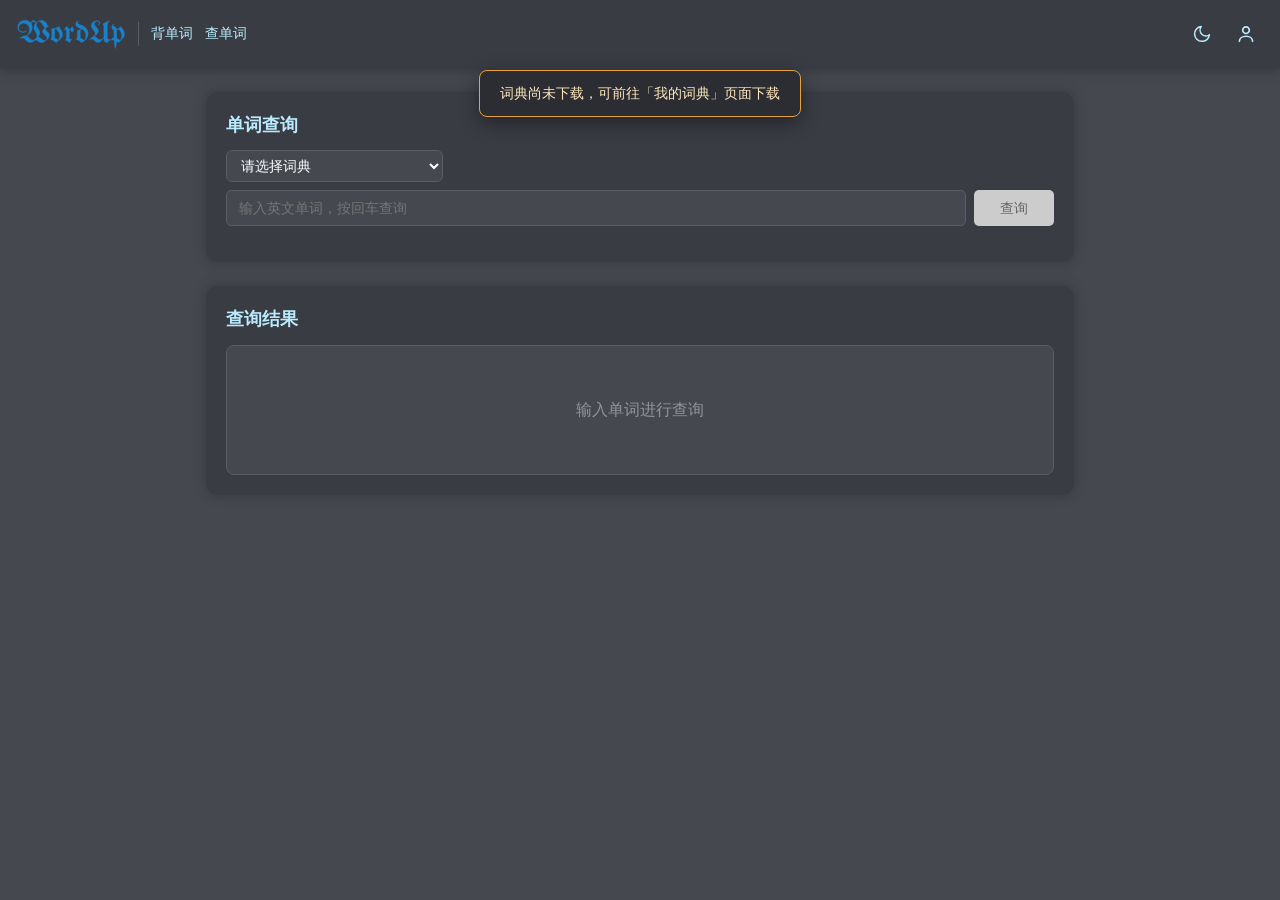
<file: DictLookup.html>
<!DOCTYPE html>
<html lang="zh-CN">
<head>
<!-- 查单词页：词典下拉选择 + 离线查询（js/dict.js） -->
    <meta charset="UTF-8">
    <meta name="viewport" content="width=device-width, initial-scale=1.0, viewport-fit=cover">
    <meta name="theme-color" content="#3a3c44">
    <script>try{if(localStorage.getItem('theme')==='light'){document.documentElement.setAttribute('data-theme','light');var m=document.querySelector('meta[name="theme-color"]');if(m)m.content='#edf1f6'}}catch(e){}</script>
    <title>词典查询</title>
    <link rel="stylesheet" href="css/style.css?v=160">
</head>
<body>
<!-- 页面加载遮罩：加载完成前显示 -->
<div id="loadingOverlay" class="loading-overlay">
    <div class="loading-spinner"></div>
    <div class="loading-text">加载中</div>
</div>

    <!--导航栏-->
    <header class="banner">
        <div class="bannerLeftBox">
            <a href="index.html">
                <svg viewBox="-2 -2 264.413 81.637" height="34" fill="#1981CA" stroke="#1981CA" stroke-width="0.5" stroke-linecap="round" fill-rule="nonzero" vector-effect="non-scaling-stroke" style="display:block; width:auto;"><path d="M14.099 33.545L14.099 33.545Q19.043 33.765 22.266 30.981L22.266 30.981Q22.925 30.359 23.419 30.743Q23.914 31.128 23.438 31.641L23.438 31.641Q19.336 35.632 14.832 35.449L14.832 35.449Q9.119 35.339 5.493 31.586Q1.868 27.832 1.831 21.680L1.831 21.680Q1.501 15.344 6.702 10.583Q11.902 5.823 19.446 5.823L19.446 5.823Q27.795 5.823 33.032 11.389L33.032 11.389Q33.545 11.865 33.948 11.316L33.948 11.316Q37.537 5.676 39.862 5.585Q42.188 5.493 46.069 10.840L46.069 10.840Q46.472 11.389 46.985 10.950L46.985 10.950Q47.717 10.217 48.120 9.851L48.120 9.851Q53.430 5.017 60.699 5.695Q67.969 6.372 71.265 12.817L71.265 12.817Q72.253 14.868 72.784 16.754Q73.315 18.640 75.146 19.739L75.146 19.739Q76.172 20.325 76.172 20.837Q76.172 21.350 75.513 21.497L75.513 21.497Q73.059 22.046 70.715 23.584L70.715 23.584Q68.225 26.221 69.141 28.546Q70.056 30.872 73.938 33.618L73.938 33.618Q78.882 37.244 78.351 42.444Q77.820 47.644 72.327 52.917L72.327 52.917Q65.369 59.656 59.326 59.692Q53.284 59.729 48.450 54.675L48.450 54.675Q46.033 52.185 43.140 54.163L43.140 54.163Q35.229 60.352 30.011 59.308Q24.792 58.264 21.313 53.430L21.313 53.430Q15.674 45.667 9.229 49.658L9.229 49.658Q8.386 50.244 7.965 49.750Q7.544 49.255 8.167 48.706L8.167 48.706Q13.293 44.238 16.974 43.140Q20.654 42.041 23.511 43.066L23.511 43.066Q23.950 43.213 24.170 42.920L24.170 42.920Q26.990 39.734 28.693 35.669Q30.396 31.604 30.176 27.100L30.176 27.100Q29.919 22.375 25.964 17.487Q22.009 12.598 15.381 13.147L15.381 13.147Q11.426 13.513 8.112 16.150Q4.797 18.787 4.578 23.071L4.578 23.071Q4.541 27.356 7.068 30.359Q9.595 33.362 14.099 33.545ZM67.236 23.657L67.236 23.657Q64.893 21.936 63.739 19.739Q62.585 17.542 61.487 15.271L61.487 15.271Q59.143 10.620 55.481 9.338Q51.819 8.057 49.402 10.693L49.402 10.693Q46.948 13.367 47.040 16.791Q47.131 20.215 50.757 25.159L50.757 25.159Q54.822 30.872 55.225 35.504Q55.627 40.137 52.222 44.971L52.222 44.971Q51.965 45.300 52.039 45.557Q52.112 45.813 52.588 45.886L52.588 45.886Q54.163 46.289 56.287 48.120L56.287 48.120Q61.926 54.309 65.460 54.547Q68.994 54.785 71.082 52.148L71.082 52.148Q72.620 50.208 72.308 47.607Q71.997 45.007 66.064 40.210L66.064 40.210Q57.935 33.765 63.831 27.759L63.831 27.759Q65.625 25.964 67.273 24.646L67.273 24.646Q67.493 24.426 67.493 24.152Q67.493 23.877 67.236 23.657ZM34.827 13.696L34.827 13.696Q38.416 19.446 36.951 27.026L36.951 27.026Q36.072 31.567 32.629 35.779Q29.187 39.990 25.562 43.250L25.562 43.250Q25.085 43.799 25.635 44.202L25.635 44.202Q27.319 45.337 29.517 47.754L29.517 47.754Q33.142 51.929 36.639 53.247Q40.137 54.565 44.861 50.500L44.861 50.500Q49.365 46.655 48.230 42.004Q47.095 37.354 43.726 32.483L43.726 32.483Q39.954 27.026 40.649 22.229Q41.345 17.432 44.897 13.147L44.897 13.147Q45.227 12.817 44.897 12.378L44.897 12.378Q42.041 9.265 39.752 9.375Q37.463 9.485 34.827 13.037L34.827 13.037Q34.607 13.367 34.827 13.696ZM95.032 59.509L95.032 59.509Q94.482 60.425 93.677 59.509L93.677 59.509Q89.648 54.492 81.445 51.965L81.445 51.965Q80.786 51.782 80.804 51.379Q80.823 50.977 81.226 50.793L81.226 50.793Q83.569 49.988 83.569 45.923L83.569 45.923L83.459 27.246Q83.459 26.843 83.386 26.605Q83.313 26.367 83.441 26.166Q83.569 25.964 83.936 25.928L83.936 25.928Q93.677 25.122 101.257 20.618L101.257 20.618Q101.587 20.435 101.862 20.508Q102.136 20.581 102.173 21.021L102.173 21.021Q102.795 24.976 106.055 28.784L106.055 28.784Q107.849 30.981 109.039 34.790Q110.229 38.599 109.973 41.125L109.973 41.125Q109.607 44.092 108.032 46.454Q106.458 48.816 104.443 50.793L104.443 50.793Q102.063 53.137 99.316 54.749Q96.570 56.360 95.032 59.509ZM91.040 26.770L91.040 26.770L91.187 47.864Q91.187 48.413 91.626 48.633L91.626 48.633L98.108 52.661Q99.060 53.284 99.866 52.295L99.866 52.295Q103.345 48.560 103.015 43.323L103.015 43.323Q102.942 40.063 101.752 37.500Q100.562 34.937 98.804 32.959L98.804 32.959Q95.947 30.066 94.446 25.781L94.446 25.781Q94.373 25.598 94.116 25.470Q93.860 25.342 93.640 25.452L93.640 25.452Q92.542 25.854 91.443 26.147L91.443 26.147Q91.040 26.294 91.040 26.770ZM126.233 31.384L126.233 31.384L126.196 49.146Q126.196 50.317 126.782 50.647L126.782 50.647L129.419 52.185Q130.261 52.698 131.982 50.391L131.982 50.391Q132.349 49.915 132.898 50.189Q133.447 50.464 132.898 51.123L132.898 51.123Q129.053 55.408 127.002 59.546L127.002 59.546Q126.379 60.388 125.647 59.546L125.647 59.546Q123.596 57.166 121.820 55.920Q120.044 54.675 116.602 53.870L116.602 53.870Q115.942 53.687 115.942 53.284Q115.942 52.881 116.418 52.698L116.418 52.698Q118.872 52.295 118.835 48.486L118.835 48.486L118.835 32.996Q118.835 29.260 117.444 28.418L117.444 28.418Q115.833 27.356 114.807 29.187L114.807 29.187Q114.404 29.956 113.892 29.553Q113.379 29.150 113.928 28.271L113.928 28.271Q114.990 26.587 115.961 24.829Q116.931 23.071 117.957 21.313L117.957 21.313Q118.579 20.215 119.604 20.911L119.604 20.911Q124.988 23.511 126.050 27.502L126.050 27.502Q126.160 27.869 126.489 27.960Q126.819 28.052 127.075 27.722L127.075 27.722L132.715 21.240Q132.935 21.021 133.228 21.039Q133.521 21.057 133.704 21.350L133.704 21.350L137.549 28.711Q137.695 29.041 137.476 29.333L137.476 29.333L133.081 34.607Q132.825 34.863 132.513 34.827Q132.202 34.790 132.092 34.497L132.092 34.497L129.126 29.004Q128.979 28.784 128.668 28.729Q128.357 28.674 128.101 28.931L128.101 28.931L126.379 31.018Q126.233 31.165 126.233 31.384ZM148.535 7.837L148.535 7.837Q145.642 8.643 145.715 11.243L145.715 11.243Q145.752 12.891 147.601 14.301Q149.451 15.710 151.941 16.187L151.941 16.187Q151.978 16.187 152.014 16.223L152.014 16.223Q159.705 19.080 165.399 23.694Q171.094 28.308 171.863 37.097L171.863 37.097L171.863 37.207Q171.094 43.799 168.677 48.193Q166.260 52.588 162.964 54.895L162.964 54.895L162.927 54.968Q161.389 56.287 159.302 57.312Q157.214 58.337 155.603 59.436L155.603 59.436Q154.578 60.132 154.285 59.436L154.285 59.436Q152.234 54.565 142.969 52.002L142.969 52.002Q142.419 51.892 142.383 51.453Q142.346 51.013 142.786 50.830L142.786 50.830Q145.093 49.951 145.093 45.959L145.093 45.959L145.020 30.725Q145.020 29.443 146.191 29.517L146.191 29.517Q149.854 29.993 153.516 27.026L153.516 27.026Q153.735 26.880 153.735 26.477L153.735 26.477Q153.662 26.184 153.369 26.038L153.369 26.038Q151.978 25.452 150.586 24.884Q149.194 24.316 147.876 23.657L147.876 23.657Q144.470 22.119 142.841 19.666Q141.211 17.212 140.918 14.795L140.918 14.795L140.918 14.612Q141.833 7.617 147.949 6.812L147.949 6.812Q148.901 6.665 148.993 7.178Q149.084 7.690 148.535 7.837ZM155.676 27.063L155.676 27.063Q155.347 26.917 155.054 27.136L155.054 27.136L153.333 28.491Q152.600 29.041 152.600 29.810L152.600 29.810L152.747 47.900Q152.747 48.450 153.186 48.669L153.186 48.669L161.096 53.320Q162.048 53.906 162.854 52.881L162.854 52.881Q166.150 48.230 165.399 40.521Q164.648 32.813 159.045 28.857L159.045 28.857Q158.020 28.162 155.676 27.063ZM215.369 59.363L215.369 59.363Q211.670 57.568 210.425 55.994L210.425 55.994Q209.106 54.272 208.960 49.805L208.960 49.805Q208.960 49.292 208.612 49.182Q208.264 49.072 207.935 49.438L207.935 49.438Q206.396 51.086 204.840 52.716Q203.284 54.346 201.746 55.994L201.746 55.994Q194.568 63.464 186.694 55.078L186.694 55.078Q183.948 52.185 181.274 51.251Q178.601 50.317 176.074 52.551L176.074 52.551Q175.415 53.064 174.957 52.551Q174.500 52.039 175.195 51.416L175.195 51.416L184.460 43.616L184.497 43.579Q189.148 39.111 187.921 35.797Q186.694 32.483 183.508 29.187L183.508 29.187Q180.798 26.440 178.931 22.504Q177.063 18.567 179.993 13.660L179.993 13.660Q182.300 9.814 186.108 8.112Q189.917 6.409 192.773 6.519L192.773 6.519Q197.900 6.738 199.219 10.712Q200.537 14.685 197.021 17.358L197.021 17.358Q196.216 18.018 195.648 17.340Q195.081 16.663 195.959 15.930L195.959 15.930Q198.926 13.623 197.406 11.041Q195.886 8.459 192.810 8.276L192.810 8.276Q190.576 8.167 188.690 9.778Q186.804 11.389 186.731 13.660L186.731 13.660Q186.584 17.908 188.324 19.519Q190.063 21.130 191.235 22.266L191.235 22.266Q197.241 28.455 196.454 33.032Q195.667 37.610 186.987 43.542L186.987 43.542Q186.584 43.799 186.621 44.147Q186.658 44.495 187.207 44.604L187.207 44.604Q189.478 45.117 190.704 46.490Q191.931 47.864 193.323 49.146L193.323 49.146Q198.047 53.540 201.672 52.002Q205.298 50.464 208.740 46.509L208.740 46.509Q208.887 46.326 208.887 46.106L208.887 46.106L208.667 19.666Q208.667 16.956 206.616 16.150L206.616 16.150Q204.932 15.381 206.689 14.392L206.689 14.392Q210.352 12.634 214.014 10.803Q217.676 8.972 221.375 7.141L221.375 7.141Q222.034 6.775 222.528 7.269Q223.022 7.764 222.253 8.459L222.253 8.459Q219.397 10.510 218.427 13.971Q217.456 17.432 217.493 22.046L217.493 22.046L217.749 47.827Q217.786 53.687 223.352 51.672L223.352 51.672Q224.084 51.379 224.487 51.874Q224.890 52.368 224.341 52.881L224.341 52.881L217.346 59.180Q216.907 59.546 216.357 59.583Q215.808 59.619 215.369 59.363ZM232.983 15.491L232.983 15.491Q231.372 17.175 231.555 18.768Q231.738 20.361 234.192 21.094L234.192 21.094Q237.341 22.046 238.367 23.566Q239.392 25.085 239.612 27.100L239.612 27.100Q239.648 27.466 239.923 27.576Q240.198 27.686 240.491 27.576L240.491 27.576Q245.142 24.866 250.049 21.094L250.049 21.094Q250.342 20.874 250.635 21.021Q250.928 21.167 251.001 21.460L251.001 21.460Q251.367 23.438 252.484 24.829Q253.601 26.221 254.810 27.576L254.810 27.576Q259.314 32.666 258.801 38.965L258.801 38.965Q258.289 46.692 253.418 50.793L253.418 50.793Q248.035 55.334 245.142 59.326L245.142 59.326Q244.775 59.802 244.299 59.473L244.299 59.473Q243.384 58.923 242.468 58.411Q241.553 57.898 240.637 57.349L240.637 57.349Q240.344 57.202 240.070 57.330Q239.795 57.458 239.795 57.825L239.795 57.825Q239.355 61.780 238.678 65.588Q238.000 69.397 237.231 73.242L237.231 73.242Q237.085 73.755 236.609 73.737Q236.133 73.718 236.023 73.242L236.023 73.242Q235.254 68.811 234.576 63.776Q233.899 58.740 233.533 54.089L233.533 54.089Q233.459 53.687 233.130 53.577L233.130 53.577Q229.431 52.222 227.893 53.906L227.893 53.906Q227.563 54.236 227.216 54.108Q226.868 53.979 226.868 53.467L226.868 53.467Q226.904 47.498 232.581 47.131L232.581 47.131Q233.130 47.131 233.130 46.545L233.130 46.545L233.130 45.410Q233.130 39.954 232.965 37.573Q232.800 35.193 232.690 31.787L232.690 31.787Q232.617 30.139 231.848 29.260Q231.079 28.381 230.310 27.722L230.310 27.722Q226.978 24.976 227.545 21.661Q228.113 18.347 231.885 14.905L231.885 14.905Q232.544 14.209 233.020 14.594Q233.496 14.978 232.983 15.491ZM240.234 48.669L240.234 48.669Q240.234 49.109 240.564 49.219L240.564 49.219Q242.432 50.171 244.208 51.233Q245.984 52.295 247.815 53.320L247.815 53.320Q248.364 53.577 248.657 53.101L248.657 53.101Q249.756 51.379 250.708 48.853Q251.660 46.326 251.733 42.554L251.733 42.554Q251.807 38.635 250.214 35.541Q248.621 32.446 246.753 29.626L246.753 29.626Q244.812 26.917 240.051 29.224L240.051 29.224Q239.685 29.407 239.685 29.773L239.685 29.773Q239.722 30.212 239.722 31.091L239.722 31.091L240.198 45.593Q240.234 46.655 240.234 48.669Z"/></svg>
            </a>
            <span class="banner-divider"></span>
            <a href="./WordMemorizer.html" class="nav-link">背单词</a>
            <a href="./DictLookup.html" class="nav-link">查单词</a>
        </div>
        <div class="bannerRightBox">
            <button type="button" class="nav-theme-btn" id="themeToggleBtn" title="切换到浅色模式" aria-label="切换到浅色模式" aria-pressed="false" onclick="toggleTheme()">
                <svg class="icon-moon" viewBox="0 0 24 24" fill="none" stroke="currentColor" stroke-width="1.8" stroke-linecap="round" stroke-linejoin="round" aria-hidden="true">
                    <path d="M20.9 12.9A8.9 8.9 0 1 1 11.1 3.1a7 7 0 0 0 9.8 9.8z"></path>
                </svg>
                <svg class="icon-sun" viewBox="0 0 24 24" fill="none" stroke="currentColor" stroke-width="1.8" stroke-linecap="round" stroke-linejoin="round" aria-hidden="true">
                    <circle cx="12" cy="12" r="4"></circle>
                    <path d="M12 2.6v2.2M12 19.2v2.2M2.6 12h2.2M19.2 12h2.2M5 5l1.6 1.6M17.4 17.4l1.6 1.6M19 5l-1.6 1.6M6.6 17.4L5 19"></path>
                </svg>
            </button>
            <a href="./User.html" class="nav-user-btn" title="用户" aria-label="用户">
                <svg viewBox="0 0 24 24" width="22" height="22" fill="none" stroke="currentColor" stroke-width="1.8" stroke-linecap="round" stroke-linejoin="round" aria-hidden="true">
                    <circle cx="12" cy="7.8" r="3.6"></circle>
                    <path d="M4.8 20c0-3.55 3.22-5.6 7.2-5.6s7.2 2.05 7.2 5.6"></path>
                </svg>
            </a>
        </div>
    </header>

    <!--中心-->
    <main class="main-content">
        <div class="container">

            <!-- 搜索区 -->
            <div class="section">
                <h3>单词查询</h3>
                <div class="dict-toolbar">
                    <select id="dictSelect" class="dict-select" onchange="onDictSelect()"></select>
                    <div class="remain-count" id="dictStatus">词典未加载</div>
                </div>
                <div class="search-box">
                    <input type="search" id="searchInput" placeholder="输入英文单词，按回车查询" onkeydown="if(event.key==='Enter')searchWord()">
                    <button onclick="searchWord()" id="searchBtn" disabled>查询</button>
                </div>
                <div id="suggestions" class="word-list hidden" style="max-height:150px;margin-top:0;"></div>
            </div>

            <!-- 查询结果 -->
            <div class="section">
                <h3>查询结果</h3>
                <div class="dict-result" id="dictResult">
                    <div class="dict-empty">输入单词进行查询</div>
                </div>
            </div>
        </div>
    </main>

    <script src="js/common.js?v=32"></script>
    <script src="js/dict.js?v=19"></script>

    <!-- 自定义提示框 -->
    <div id="appToast"></div>
    <!-- 自定义对话框（确认 / 输入） -->
    <div class="app-dialog-overlay" id="appDialogOverlay" style="display:none;">
        <div class="app-dialog">
            <div class="app-dialog-title" id="appDialogTitle">提示</div>
            <div class="app-dialog-msg" id="appDialogMsg"></div>
            <input type="text" id="appDialogInput" style="display:none;" placeholder="请输入" />
            <div class="app-dialog-btns">
                <button type="button" class="app-dialog-btn cancel" onclick="dialogCancel()">取消</button>
                <button type="button" class="app-dialog-btn ok" onclick="dialogOk()">确定</button>
            </div>
        </div>
    </div>
</body>

</html>
</file>
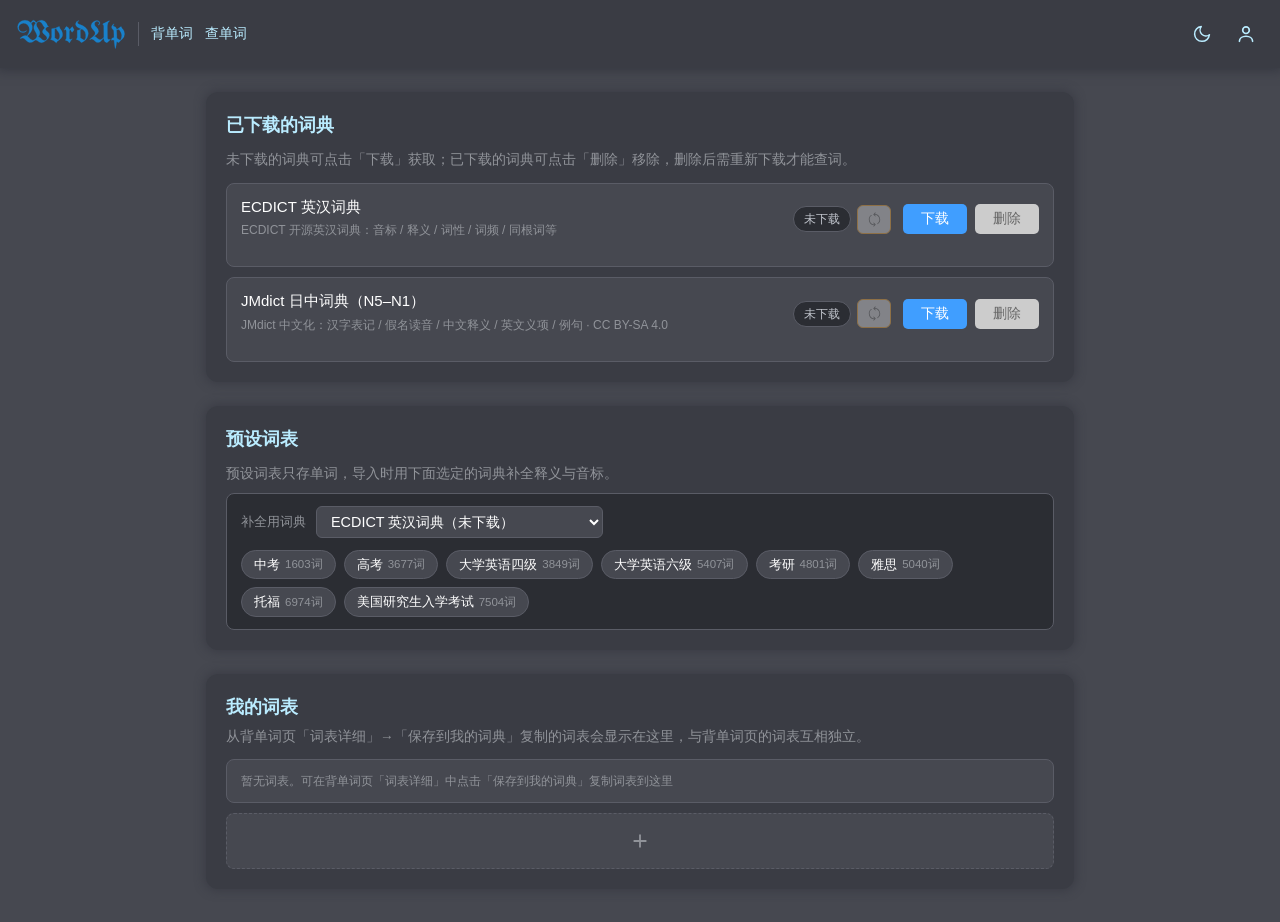
<file: MyLists.html>
<!DOCTYPE html>
<html lang="zh-CN">
<head>
<!-- 我的词典页：词典下载/删除 + 词表管理（js/mylists.js） -->
    <meta charset="UTF-8">
    <meta name="viewport" content="width=device-width, initial-scale=1.0, viewport-fit=cover">
    <meta name="theme-color" content="#3a3c44">
    <script>try{if(localStorage.getItem('theme')==='light'){document.documentElement.setAttribute('data-theme','light');var m=document.querySelector('meta[name="theme-color"]');if(m)m.content='#edf1f6'}}catch(e){}</script>
    <title>我的词典</title>
    <link rel="stylesheet" href="css/style.css?v=160">
</head>
<body>
<!-- 页面加载遮罩：加载完成前显示 -->
<div id="loadingOverlay" class="loading-overlay">
    <div class="loading-spinner"></div>
    <div class="loading-text">加载中</div>
</div>

    <script>window.disableAutoDictImport = true;</script>
    <!--导航栏-->
    <header class="banner">
        <div class="bannerLeftBox">
            <a href="index.html">
                <svg viewBox="-2 -2 264.413 81.637" height="34" fill="#1981CA" stroke="#1981CA" stroke-width="0.5" stroke-linecap="round" fill-rule="nonzero" vector-effect="non-scaling-stroke" style="display:block; width:auto;"><path d="M14.099 33.545L14.099 33.545Q19.043 33.765 22.266 30.981L22.266 30.981Q22.925 30.359 23.419 30.743Q23.914 31.128 23.438 31.641L23.438 31.641Q19.336 35.632 14.832 35.449L14.832 35.449Q9.119 35.339 5.493 31.586Q1.868 27.832 1.831 21.680L1.831 21.680Q1.501 15.344 6.702 10.583Q11.902 5.823 19.446 5.823L19.446 5.823Q27.795 5.823 33.032 11.389L33.032 11.389Q33.545 11.865 33.948 11.316L33.948 11.316Q37.537 5.676 39.862 5.585Q42.188 5.493 46.069 10.840L46.069 10.840Q46.472 11.389 46.985 10.950L46.985 10.950Q47.717 10.217 48.120 9.851L48.120 9.851Q53.430 5.017 60.699 5.695Q67.969 6.372 71.265 12.817L71.265 12.817Q72.253 14.868 72.784 16.754Q73.315 18.640 75.146 19.739L75.146 19.739Q76.172 20.325 76.172 20.837Q76.172 21.350 75.513 21.497L75.513 21.497Q73.059 22.046 70.715 23.584L70.715 23.584Q68.225 26.221 69.141 28.546Q70.056 30.872 73.938 33.618L73.938 33.618Q78.882 37.244 78.351 42.444Q77.820 47.644 72.327 52.917L72.327 52.917Q65.369 59.656 59.326 59.692Q53.284 59.729 48.450 54.675L48.450 54.675Q46.033 52.185 43.140 54.163L43.140 54.163Q35.229 60.352 30.011 59.308Q24.792 58.264 21.313 53.430L21.313 53.430Q15.674 45.667 9.229 49.658L9.229 49.658Q8.386 50.244 7.965 49.750Q7.544 49.255 8.167 48.706L8.167 48.706Q13.293 44.238 16.974 43.140Q20.654 42.041 23.511 43.066L23.511 43.066Q23.950 43.213 24.170 42.920L24.170 42.920Q26.990 39.734 28.693 35.669Q30.396 31.604 30.176 27.100L30.176 27.100Q29.919 22.375 25.964 17.487Q22.009 12.598 15.381 13.147L15.381 13.147Q11.426 13.513 8.112 16.150Q4.797 18.787 4.578 23.071L4.578 23.071Q4.541 27.356 7.068 30.359Q9.595 33.362 14.099 33.545ZM67.236 23.657L67.236 23.657Q64.893 21.936 63.739 19.739Q62.585 17.542 61.487 15.271L61.487 15.271Q59.143 10.620 55.481 9.338Q51.819 8.057 49.402 10.693L49.402 10.693Q46.948 13.367 47.040 16.791Q47.131 20.215 50.757 25.159L50.757 25.159Q54.822 30.872 55.225 35.504Q55.627 40.137 52.222 44.971L52.222 44.971Q51.965 45.300 52.039 45.557Q52.112 45.813 52.588 45.886L52.588 45.886Q54.163 46.289 56.287 48.120L56.287 48.120Q61.926 54.309 65.460 54.547Q68.994 54.785 71.082 52.148L71.082 52.148Q72.620 50.208 72.308 47.607Q71.997 45.007 66.064 40.210L66.064 40.210Q57.935 33.765 63.831 27.759L63.831 27.759Q65.625 25.964 67.273 24.646L67.273 24.646Q67.493 24.426 67.493 24.152Q67.493 23.877 67.236 23.657ZM34.827 13.696L34.827 13.696Q38.416 19.446 36.951 27.026L36.951 27.026Q36.072 31.567 32.629 35.779Q29.187 39.990 25.562 43.250L25.562 43.250Q25.085 43.799 25.635 44.202L25.635 44.202Q27.319 45.337 29.517 47.754L29.517 47.754Q33.142 51.929 36.639 53.247Q40.137 54.565 44.861 50.500L44.861 50.500Q49.365 46.655 48.230 42.004Q47.095 37.354 43.726 32.483L43.726 32.483Q39.954 27.026 40.649 22.229Q41.345 17.432 44.897 13.147L44.897 13.147Q45.227 12.817 44.897 12.378L44.897 12.378Q42.041 9.265 39.752 9.375Q37.463 9.485 34.827 13.037L34.827 13.037Q34.607 13.367 34.827 13.696ZM95.032 59.509L95.032 59.509Q94.482 60.425 93.677 59.509L93.677 59.509Q89.648 54.492 81.445 51.965L81.445 51.965Q80.786 51.782 80.804 51.379Q80.823 50.977 81.226 50.793L81.226 50.793Q83.569 49.988 83.569 45.923L83.569 45.923L83.459 27.246Q83.459 26.843 83.386 26.605Q83.313 26.367 83.441 26.166Q83.569 25.964 83.936 25.928L83.936 25.928Q93.677 25.122 101.257 20.618L101.257 20.618Q101.587 20.435 101.862 20.508Q102.136 20.581 102.173 21.021L102.173 21.021Q102.795 24.976 106.055 28.784L106.055 28.784Q107.849 30.981 109.039 34.790Q110.229 38.599 109.973 41.125L109.973 41.125Q109.607 44.092 108.032 46.454Q106.458 48.816 104.443 50.793L104.443 50.793Q102.063 53.137 99.316 54.749Q96.570 56.360 95.032 59.509ZM91.040 26.770L91.040 26.770L91.187 47.864Q91.187 48.413 91.626 48.633L91.626 48.633L98.108 52.661Q99.060 53.284 99.866 52.295L99.866 52.295Q103.345 48.560 103.015 43.323L103.015 43.323Q102.942 40.063 101.752 37.500Q100.562 34.937 98.804 32.959L98.804 32.959Q95.947 30.066 94.446 25.781L94.446 25.781Q94.373 25.598 94.116 25.470Q93.860 25.342 93.640 25.452L93.640 25.452Q92.542 25.854 91.443 26.147L91.443 26.147Q91.040 26.294 91.040 26.770ZM126.233 31.384L126.233 31.384L126.196 49.146Q126.196 50.317 126.782 50.647L126.782 50.647L129.419 52.185Q130.261 52.698 131.982 50.391L131.982 50.391Q132.349 49.915 132.898 50.189Q133.447 50.464 132.898 51.123L132.898 51.123Q129.053 55.408 127.002 59.546L127.002 59.546Q126.379 60.388 125.647 59.546L125.647 59.546Q123.596 57.166 121.820 55.920Q120.044 54.675 116.602 53.870L116.602 53.870Q115.942 53.687 115.942 53.284Q115.942 52.881 116.418 52.698L116.418 52.698Q118.872 52.295 118.835 48.486L118.835 48.486L118.835 32.996Q118.835 29.260 117.444 28.418L117.444 28.418Q115.833 27.356 114.807 29.187L114.807 29.187Q114.404 29.956 113.892 29.553Q113.379 29.150 113.928 28.271L113.928 28.271Q114.990 26.587 115.961 24.829Q116.931 23.071 117.957 21.313L117.957 21.313Q118.579 20.215 119.604 20.911L119.604 20.911Q124.988 23.511 126.050 27.502L126.050 27.502Q126.160 27.869 126.489 27.960Q126.819 28.052 127.075 27.722L127.075 27.722L132.715 21.240Q132.935 21.021 133.228 21.039Q133.521 21.057 133.704 21.350L133.704 21.350L137.549 28.711Q137.695 29.041 137.476 29.333L137.476 29.333L133.081 34.607Q132.825 34.863 132.513 34.827Q132.202 34.790 132.092 34.497L132.092 34.497L129.126 29.004Q128.979 28.784 128.668 28.729Q128.357 28.674 128.101 28.931L128.101 28.931L126.379 31.018Q126.233 31.165 126.233 31.384ZM148.535 7.837L148.535 7.837Q145.642 8.643 145.715 11.243L145.715 11.243Q145.752 12.891 147.601 14.301Q149.451 15.710 151.941 16.187L151.941 16.187Q151.978 16.187 152.014 16.223L152.014 16.223Q159.705 19.080 165.399 23.694Q171.094 28.308 171.863 37.097L171.863 37.097L171.863 37.207Q171.094 43.799 168.677 48.193Q166.260 52.588 162.964 54.895L162.964 54.895L162.927 54.968Q161.389 56.287 159.302 57.312Q157.214 58.337 155.603 59.436L155.603 59.436Q154.578 60.132 154.285 59.436L154.285 59.436Q152.234 54.565 142.969 52.002L142.969 52.002Q142.419 51.892 142.383 51.453Q142.346 51.013 142.786 50.830L142.786 50.830Q145.093 49.951 145.093 45.959L145.093 45.959L145.020 30.725Q145.020 29.443 146.191 29.517L146.191 29.517Q149.854 29.993 153.516 27.026L153.516 27.026Q153.735 26.880 153.735 26.477L153.735 26.477Q153.662 26.184 153.369 26.038L153.369 26.038Q151.978 25.452 150.586 24.884Q149.194 24.316 147.876 23.657L147.876 23.657Q144.470 22.119 142.841 19.666Q141.211 17.212 140.918 14.795L140.918 14.795L140.918 14.612Q141.833 7.617 147.949 6.812L147.949 6.812Q148.901 6.665 148.993 7.178Q149.084 7.690 148.535 7.837ZM155.676 27.063L155.676 27.063Q155.347 26.917 155.054 27.136L155.054 27.136L153.333 28.491Q152.600 29.041 152.600 29.810L152.600 29.810L152.747 47.900Q152.747 48.450 153.186 48.669L153.186 48.669L161.096 53.320Q162.048 53.906 162.854 52.881L162.854 52.881Q166.150 48.230 165.399 40.521Q164.648 32.813 159.045 28.857L159.045 28.857Q158.020 28.162 155.676 27.063ZM215.369 59.363L215.369 59.363Q211.670 57.568 210.425 55.994L210.425 55.994Q209.106 54.272 208.960 49.805L208.960 49.805Q208.960 49.292 208.612 49.182Q208.264 49.072 207.935 49.438L207.935 49.438Q206.396 51.086 204.840 52.716Q203.284 54.346 201.746 55.994L201.746 55.994Q194.568 63.464 186.694 55.078L186.694 55.078Q183.948 52.185 181.274 51.251Q178.601 50.317 176.074 52.551L176.074 52.551Q175.415 53.064 174.957 52.551Q174.500 52.039 175.195 51.416L175.195 51.416L184.460 43.616L184.497 43.579Q189.148 39.111 187.921 35.797Q186.694 32.483 183.508 29.187L183.508 29.187Q180.798 26.440 178.931 22.504Q177.063 18.567 179.993 13.660L179.993 13.660Q182.300 9.814 186.108 8.112Q189.917 6.409 192.773 6.519L192.773 6.519Q197.900 6.738 199.219 10.712Q200.537 14.685 197.021 17.358L197.021 17.358Q196.216 18.018 195.648 17.340Q195.081 16.663 195.959 15.930L195.959 15.930Q198.926 13.623 197.406 11.041Q195.886 8.459 192.810 8.276L192.810 8.276Q190.576 8.167 188.690 9.778Q186.804 11.389 186.731 13.660L186.731 13.660Q186.584 17.908 188.324 19.519Q190.063 21.130 191.235 22.266L191.235 22.266Q197.241 28.455 196.454 33.032Q195.667 37.610 186.987 43.542L186.987 43.542Q186.584 43.799 186.621 44.147Q186.658 44.495 187.207 44.604L187.207 44.604Q189.478 45.117 190.704 46.490Q191.931 47.864 193.323 49.146L193.323 49.146Q198.047 53.540 201.672 52.002Q205.298 50.464 208.740 46.509L208.740 46.509Q208.887 46.326 208.887 46.106L208.887 46.106L208.667 19.666Q208.667 16.956 206.616 16.150L206.616 16.150Q204.932 15.381 206.689 14.392L206.689 14.392Q210.352 12.634 214.014 10.803Q217.676 8.972 221.375 7.141L221.375 7.141Q222.034 6.775 222.528 7.269Q223.022 7.764 222.253 8.459L222.253 8.459Q219.397 10.510 218.427 13.971Q217.456 17.432 217.493 22.046L217.493 22.046L217.749 47.827Q217.786 53.687 223.352 51.672L223.352 51.672Q224.084 51.379 224.487 51.874Q224.890 52.368 224.341 52.881L224.341 52.881L217.346 59.180Q216.907 59.546 216.357 59.583Q215.808 59.619 215.369 59.363ZM232.983 15.491L232.983 15.491Q231.372 17.175 231.555 18.768Q231.738 20.361 234.192 21.094L234.192 21.094Q237.341 22.046 238.367 23.566Q239.392 25.085 239.612 27.100L239.612 27.100Q239.648 27.466 239.923 27.576Q240.198 27.686 240.491 27.576L240.491 27.576Q245.142 24.866 250.049 21.094L250.049 21.094Q250.342 20.874 250.635 21.021Q250.928 21.167 251.001 21.460L251.001 21.460Q251.367 23.438 252.484 24.829Q253.601 26.221 254.810 27.576L254.810 27.576Q259.314 32.666 258.801 38.965L258.801 38.965Q258.289 46.692 253.418 50.793L253.418 50.793Q248.035 55.334 245.142 59.326L245.142 59.326Q244.775 59.802 244.299 59.473L244.299 59.473Q243.384 58.923 242.468 58.411Q241.553 57.898 240.637 57.349L240.637 57.349Q240.344 57.202 240.070 57.330Q239.795 57.458 239.795 57.825L239.795 57.825Q239.355 61.780 238.678 65.588Q238.000 69.397 237.231 73.242L237.231 73.242Q237.085 73.755 236.609 73.737Q236.133 73.718 236.023 73.242L236.023 73.242Q235.254 68.811 234.576 63.776Q233.899 58.740 233.533 54.089L233.533 54.089Q233.459 53.687 233.130 53.577L233.130 53.577Q229.431 52.222 227.893 53.906L227.893 53.906Q227.563 54.236 227.216 54.108Q226.868 53.979 226.868 53.467L226.868 53.467Q226.904 47.498 232.581 47.131L232.581 47.131Q233.130 47.131 233.130 46.545L233.130 46.545L233.130 45.410Q233.130 39.954 232.965 37.573Q232.800 35.193 232.690 31.787L232.690 31.787Q232.617 30.139 231.848 29.260Q231.079 28.381 230.310 27.722L230.310 27.722Q226.978 24.976 227.545 21.661Q228.113 18.347 231.885 14.905L231.885 14.905Q232.544 14.209 233.020 14.594Q233.496 14.978 232.983 15.491ZM240.234 48.669L240.234 48.669Q240.234 49.109 240.564 49.219L240.564 49.219Q242.432 50.171 244.208 51.233Q245.984 52.295 247.815 53.320L247.815 53.320Q248.364 53.577 248.657 53.101L248.657 53.101Q249.756 51.379 250.708 48.853Q251.660 46.326 251.733 42.554L251.733 42.554Q251.807 38.635 250.214 35.541Q248.621 32.446 246.753 29.626L246.753 29.626Q244.812 26.917 240.051 29.224L240.051 29.224Q239.685 29.407 239.685 29.773L239.685 29.773Q239.722 30.212 239.722 31.091L239.722 31.091L240.198 45.593Q240.234 46.655 240.234 48.669Z"/></svg>
            </a>
            <span class="banner-divider"></span>
            <a href="./WordMemorizer.html" class="nav-link">背单词</a>
            <a href="./DictLookup.html" class="nav-link">查单词</a>
        </div>
        <div class="bannerRightBox">
            <button type="button" class="nav-theme-btn" id="themeToggleBtn" title="切换到浅色模式" aria-label="切换到浅色模式" aria-pressed="false" onclick="toggleTheme()">
                <svg class="icon-moon" viewBox="0 0 24 24" fill="none" stroke="currentColor" stroke-width="1.8" stroke-linecap="round" stroke-linejoin="round" aria-hidden="true">
                    <path d="M20.9 12.9A8.9 8.9 0 1 1 11.1 3.1a7 7 0 0 0 9.8 9.8z"></path>
                </svg>
                <svg class="icon-sun" viewBox="0 0 24 24" fill="none" stroke="currentColor" stroke-width="1.8" stroke-linecap="round" stroke-linejoin="round" aria-hidden="true">
                    <circle cx="12" cy="12" r="4"></circle>
                    <path d="M12 2.6v2.2M12 19.2v2.2M2.6 12h2.2M19.2 12h2.2M5 5l1.6 1.6M17.4 17.4l1.6 1.6M19 5l-1.6 1.6M6.6 17.4L5 19"></path>
                </svg>
            </button>
            <a href="./User.html" class="nav-user-btn" title="用户" aria-label="用户">
                <svg viewBox="0 0 24 24" width="22" height="22" fill="none" stroke="currentColor" stroke-width="1.8" stroke-linecap="round" stroke-linejoin="round" aria-hidden="true">
                    <circle cx="12" cy="7.8" r="3.6"></circle>
                    <path d="M4.8 20c0-3.55 3.22-5.6 7.2-5.6s7.2 2.05 7.2 5.6"></path>
                </svg>
            </a>
        </div>
    </header>

    <!--中心-->
    <main class="main-content">
        <div class="container">

            <div class="section">
                <h3>已下载的词典</h3>
                <p class="tip">未下载的词典可点击「下载」获取；已下载的词典可点击「删除」移除，删除后需重新下载才能查词。</p>
                <div id="dictList" class="dict-list"></div>
                <div id="dictBusyTip" class="dict-busy-tip"></div>
            </div>

            <div class="section">
                <h3>预设词表</h3>
                <p class="tip">预设词表只存单词，导入时用下面选定的词典补全释义与音标。</p>
                <div class="preset-panel">
                    <div class="preset-dict-row">
                        <span class="preset-dict-label">补全用词典</span>
                        <select id="presetDictSelect" class="dict-select" onchange="onPresetDictChange()"></select>
                    </div>
                    <div class="preset-chips" id="presetChips"></div>
                </div>
            </div>

            <div class="section my-lists-section" id="myListsSection">
                <h3>我的词表</h3>
                <p class="tip">从背单词页「词表详细」→「保存到我的词典」复制的词表会显示在这里，与背单词页的词表互相独立。</p>
                <div id="savedListContainer" class="dict-list"></div>
                <div class="saved-add-list-card" onclick="showCreateSavedListModal()" title="新建词表">
                    <svg width="22" height="22" viewBox="0 0 24 24" fill="currentColor" aria-hidden="true"><path d="M11 5h2v6h6v2h-6v6h-2v-6H5v-2h6z"></path></svg>
                </div>
            </div>
        </div>
    </main>

    <!-- 新建词表弹窗 -->
    <div class="modal-overlay" id="savedCreateModal">
        <div class="modal">
            <div class="modal-header">
                <span>新建词表</span>
                <button class="modal-close" onclick="closeModal('savedCreateModal')"><svg width="16" height="16" viewBox="0 0 16 16" xmlns="http://www.w3.org/2000/svg" fill="currentColor"><path d="M2.59 2.72l.06-.07a.5.5 0 01.63-.06l.07.06L8 7.29l4.65-4.64a.5.5 0 01.7.7L8.71 8l4.64 4.65c.18.17.2.44.06.63l-.06.07a.5.5 0 01-.63.06l-.07-.06L8 8.71l-4.65 4.64a.5.5 0 01-.7-.7L7.29 8 2.65 3.35a.5.5 0 01-.06-.63l.06-.07-.06.07z"></path></svg></button>
            </div>
            <div class="modal-body">
                <p class="tip">输入词表名称，创建后出现在「我的词表」中</p>
                <input type="text" id="savedCreateName" placeholder="词表名称" style="width:100%;box-sizing:border-box;margin-bottom:10px;">
                <div style="display: flex; gap: 8px; width: 100%;">
                    <button onclick="doCreateSavedList()">创建</button>
                    <button onclick="closeModal('savedCreateModal')">取消</button>
                </div>
            </div>
        </div>
    </div>

    <!-- 词表添加单词弹窗：与背单词页「添加单词」一致（文本添加 / 失败提示 / Excel 导入 / 清空词表） -->
    <div class="modal-overlay" id="savedAddModal">
        <div class="modal">
            <div class="modal-header">
                <span>添加单词 — <span id="savedAddListName">词表</span></span>
                <button class="modal-close" onclick="closeModal('savedAddModal')"><svg width="16" height="16" viewBox="0 0 16 16" xmlns="http://www.w3.org/2000/svg" fill="currentColor"><path d="M2.59 2.72l.06-.07a.5.5 0 01.63-.06l.07.06L8 7.29l4.65-4.64a.5.5 0 01.7.7L8.71 8l4.64 4.65c.18.17.2.44.06.63l-.06.07a.5.5 0 01-.63.06l-.07-.06L8 8.71l-4.65 4.64a.5.5 0 01-.7-.7L7.29 8 2.65 3.35a.5.5 0 01-.06-.63l.06-.07-.06.07z"></path></svg></button>
            </div>
            <div class="modal-body">
                <p class="tip">每行一个单词。用 word#释义 可指定自定义意思（# 后为释义，不查词典）；否则自动查词典，词典中不存在的单词会标记为失败</p>
                <div style="display: flex; justify-content: flex-end; margin-bottom: 6px;">
                    <button type="button" class="text-btn" onclick="triggerSavedExcelImport()">从Excel导入</button>
                </div>
                <textarea id="savedAddInput" placeholder="例如：apple&#10;banana#香蕉&#10;book"></textarea>
                <div id="savedAddFailed" class="add-failed hidden"></div>
                <div style="display: flex; gap: 8px; width: 100%; flex-wrap: wrap;">
                    <button onclick="submitSavedAddWords()">添加单词</button>
                    <button class="danger" onclick="clearSavedListWords()">清空当前词表</button>
                </div>
                <input type="file" id="savedExcelFileInput" accept=".xlsx,.xls,.csv,.tsv,.txt" style="display:none;" onchange="handleSavedExcelFile(this.files[0])">
                <p class="tip excel-tip">Excel/CSV 导入格式：第 1 列单词、第 2 列意思，第 3 列助记、第 4 列音标（均可选，允许为空）</p>
            </div>
        </div>
    </div>

    <!-- 词表添加到其他词表弹窗 -->
    <div class="modal-overlay" id="savedMergeModal">
        <div class="modal">
            <div class="modal-header">
                <span>添加到词表</span>
                <button class="modal-close" onclick="closeModal('savedMergeModal')"><svg width="16" height="16" viewBox="0 0 16 16" xmlns="http://www.w3.org/2000/svg" fill="currentColor"><path d="M2.59 2.72l.06-.07a.5.5 0 01.63-.06l.07.06L8 7.29l4.65-4.64a.5.5 0 01.7.7L8.71 8l4.64 4.65c.18.17.2.44.06.63l-.06.07a.5.5 0 01-.63.06l-.07-.06L8 8.71l-4.65 4.64a.5.5 0 01-.7-.7L7.29 8 2.65 3.35a.5.5 0 01-.06-.63l.06-.07-.06.07z"></path></svg></button>
            </div>
            <div class="modal-body">
                <p class="tip">选择目标词表，将该词表的单词合并进去（按单词去重）</p>
                <select id="savedMergeSelect" style="width:100%;margin-bottom:10px;"></select>
                <div style="display: flex; gap: 8px; width: 100%;">
                    <button onclick="doMergeToList()">添加到词表</button>
                    <button onclick="closeModal('savedMergeModal')">取消</button>
                </div>
            </div>
        </div>
    </div>

    <!-- 词表查看弹窗：与背单词页「单词列表」一致（单词总数 / 搜索 / 单词列表），不含拆分与合并 -->
    <div class="modal-overlay" id="savedViewModal">
        <div class="modal">
            <div class="modal-header">
                <span>单词列表 — <span id="savedViewListName">词表</span></span>
                <button class="modal-close" onclick="closeModal('savedViewModal')"><svg width="16" height="16" viewBox="0 0 16 16" xmlns="http://www.w3.org/2000/svg" fill="currentColor"><path d="M2.59 2.72l.06-.07a.5.5 0 01.63-.06l.07.06L8 7.29l4.65-4.64a.5.5 0 01.7.7L8.71 8l4.64 4.65c.18.17.2.44.06.63l-.06.07a.5.5 0 01-.63.06l-.07-.06L8 8.71l-4.65 4.64a.5.5 0 01-.7-.7L7.29 8 2.65 3.35a.5.5 0 01-.06-.63l.06-.07-.06.07z"></path></svg></button>
            </div>
            <div class="modal-body">
                <div class="word-count" id="savedViewCount">单词总数：0</div>
                <div class="word-search-row">
                    <input type="text" id="savedViewSearch" placeholder="搜索单词或释义" oninput="onSavedViewSearch()">
                </div>
                <div class="word-list" id="savedViewDisplay">暂无单词</div>
            </div>
        </div>
    </div>

    <!-- 单词详细弹窗：与背单词页同一版式 -->
    <div class="modal-overlay" id="wordDetailModal">
        <div class="modal">
            <div class="modal-header">
                <span>单词详细</span>
                <button class="word-detail-link" onclick="goToDictDetail()">查看详细</button>
                <button class="modal-close" onclick="closeModal('wordDetailModal')"><svg width="16" height="16" viewBox="0 0 16 16" xmlns="http://www.w3.org/2000/svg" fill="currentColor"><path d="M2.59 2.72l.06-.07a.5.5 0 01.63-.06l.07.06L8 7.29l4.65-4.64a.5.5 0 01.7.7L8.71 8l4.64 4.65c.18.17.2.44.06.63l-.06.07a.5.5 0 01-.63.06l-.07-.06L8 8.71l-4.65 4.64a.5.5 0 01-.7-.7L7.29 8 2.65 3.35a.5.5 0 01-.06-.63l.06-.07-.06.07z"></path></svg></button>
            </div>
            <div class="modal-body">
                <!-- 内容由 showWordDetail 渲染，结构与查单词页结果一致 -->
                <div id="wdDetailContent"></div>
            </div>
        </div>
    </div>

    <!-- 通用对话框（确认/输入） -->
    <div class="app-dialog-overlay" id="appDialogOverlay" style="display:none;">
        <div class="app-dialog">
            <div class="app-dialog-title" id="appDialogTitle">提示</div>
            <div class="app-dialog-msg" id="appDialogMsg"></div>
            <input type="text" id="appDialogInput" style="display:none;" placeholder="请输入" />
            <div class="app-dialog-btns">
                <button type="button" class="app-dialog-btn cancel" onclick="dialogCancel()">取消</button>
                <button type="button" class="app-dialog-btn ok" onclick="dialogOk()">确定</button>
            </div>
        </div>
    </div>

    <div id="appToast"></div>

    <script src="data/preset_zk.js?v=2"></script>
    <script src="data/preset_gk.js?v=2"></script>
    <script src="data/preset_cet4.js?v=2"></script>
    <script src="data/preset_cet6.js?v=2"></script>
    <script src="data/preset_ky.js?v=2"></script>
    <script src="data/preset_ielts.js?v=2"></script>
    <script src="data/preset_toefl.js?v=2"></script>
    <script src="data/preset_gre.js?v=2"></script>
    <script src="data/preset_data.js?v=2"></script>
    <script src="js/lib/xlsx.core.min.js"></script>
    <script src="js/common.js?v=32"></script>
    <script src="js/mylists.js?v=24"></script>
</body>

</html>
</file>
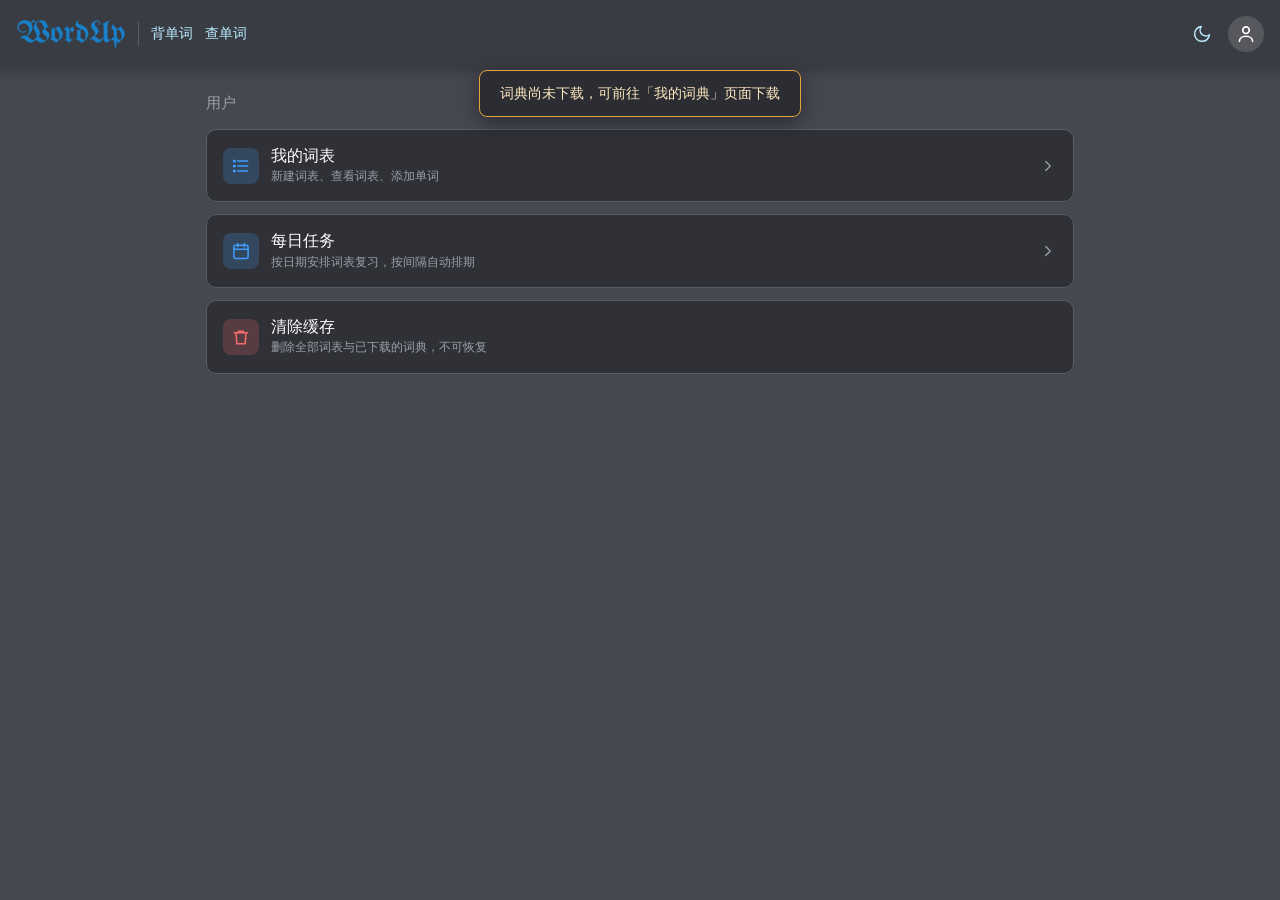
<file: User.html>
<!DOCTYPE html>
<html lang="zh-CN">
<head>
<!-- 用户页：导航栏右侧「用户」图标进入；竖排 我的词表 / 清除缓存 两个入口 -->
    <meta charset="UTF-8">
    <meta name="viewport" content="width=device-width, initial-scale=1.0, viewport-fit=cover">
    <meta name="theme-color" content="#3a3c44">
    <script>try{if(localStorage.getItem('theme')==='light'){document.documentElement.setAttribute('data-theme','light');var m=document.querySelector('meta[name="theme-color"]');if(m)m.content='#edf1f6'}}catch(e){}</script>
    <title>用户</title>
    <link rel="stylesheet" href="css/style.css?v=160">
</head>
<body>
<!-- 页面加载遮罩：加载完成前显示 -->
<div id="loadingOverlay" class="loading-overlay">
    <div class="loading-spinner"></div>
    <div class="loading-text">加载中</div>
</div>

    <!--导航栏-->
    <header class="banner">
        <div class="bannerLeftBox">
            <a href="index.html">
                <svg viewBox="-2 -2 264.413 81.637" height="34" fill="#1981CA" stroke="#1981CA" stroke-width="0.5" stroke-linecap="round" fill-rule="nonzero" vector-effect="non-scaling-stroke" style="display:block; width:auto;"><path d="M14.099 33.545L14.099 33.545Q19.043 33.765 22.266 30.981L22.266 30.981Q22.925 30.359 23.419 30.743Q23.914 31.128 23.438 31.641L23.438 31.641Q19.336 35.632 14.832 35.449L14.832 35.449Q9.119 35.339 5.493 31.586Q1.868 27.832 1.831 21.680L1.831 21.680Q1.501 15.344 6.702 10.583Q11.902 5.823 19.446 5.823L19.446 5.823Q27.795 5.823 33.032 11.389L33.032 11.389Q33.545 11.865 33.948 11.316L33.948 11.316Q37.537 5.676 39.862 5.585Q42.188 5.493 46.069 10.840L46.069 10.840Q46.472 11.389 46.985 10.950L46.985 10.950Q47.717 10.217 48.120 9.851L48.120 9.851Q53.430 5.017 60.699 5.695Q67.969 6.372 71.265 12.817L71.265 12.817Q72.253 14.868 72.784 16.754Q73.315 18.640 75.146 19.739L75.146 19.739Q76.172 20.325 76.172 20.837Q76.172 21.350 75.513 21.497L75.513 21.497Q73.059 22.046 70.715 23.584L70.715 23.584Q68.225 26.221 69.141 28.546Q70.056 30.872 73.938 33.618L73.938 33.618Q78.882 37.244 78.351 42.444Q77.820 47.644 72.327 52.917L72.327 52.917Q65.369 59.656 59.326 59.692Q53.284 59.729 48.450 54.675L48.450 54.675Q46.033 52.185 43.140 54.163L43.140 54.163Q35.229 60.352 30.011 59.308Q24.792 58.264 21.313 53.430L21.313 53.430Q15.674 45.667 9.229 49.658L9.229 49.658Q8.386 50.244 7.965 49.750Q7.544 49.255 8.167 48.706L8.167 48.706Q13.293 44.238 16.974 43.140Q20.654 42.041 23.511 43.066L23.511 43.066Q23.950 43.213 24.170 42.920L24.170 42.920Q26.990 39.734 28.693 35.669Q30.396 31.604 30.176 27.100L30.176 27.100Q29.919 22.375 25.964 17.487Q22.009 12.598 15.381 13.147L15.381 13.147Q11.426 13.513 8.112 16.150Q4.797 18.787 4.578 23.071L4.578 23.071Q4.541 27.356 7.068 30.359Q9.595 33.362 14.099 33.545ZM67.236 23.657L67.236 23.657Q64.893 21.936 63.739 19.739Q62.585 17.542 61.487 15.271L61.487 15.271Q59.143 10.620 55.481 9.338Q51.819 8.057 49.402 10.693L49.402 10.693Q46.948 13.367 47.040 16.791Q47.131 20.215 50.757 25.159L50.757 25.159Q54.822 30.872 55.225 35.504Q55.627 40.137 52.222 44.971L52.222 44.971Q51.965 45.300 52.039 45.557Q52.112 45.813 52.588 45.886L52.588 45.886Q54.163 46.289 56.287 48.120L56.287 48.120Q61.926 54.309 65.460 54.547Q68.994 54.785 71.082 52.148L71.082 52.148Q72.620 50.208 72.308 47.607Q71.997 45.007 66.064 40.210L66.064 40.210Q57.935 33.765 63.831 27.759L63.831 27.759Q65.625 25.964 67.273 24.646L67.273 24.646Q67.493 24.426 67.493 24.152Q67.493 23.877 67.236 23.657ZM34.827 13.696L34.827 13.696Q38.416 19.446 36.951 27.026L36.951 27.026Q36.072 31.567 32.629 35.779Q29.187 39.990 25.562 43.250L25.562 43.250Q25.085 43.799 25.635 44.202L25.635 44.202Q27.319 45.337 29.517 47.754L29.517 47.754Q33.142 51.929 36.639 53.247Q40.137 54.565 44.861 50.500L44.861 50.500Q49.365 46.655 48.230 42.004Q47.095 37.354 43.726 32.483L43.726 32.483Q39.954 27.026 40.649 22.229Q41.345 17.432 44.897 13.147L44.897 13.147Q45.227 12.817 44.897 12.378L44.897 12.378Q42.041 9.265 39.752 9.375Q37.463 9.485 34.827 13.037L34.827 13.037Q34.607 13.367 34.827 13.696ZM95.032 59.509L95.032 59.509Q94.482 60.425 93.677 59.509L93.677 59.509Q89.648 54.492 81.445 51.965L81.445 51.965Q80.786 51.782 80.804 51.379Q80.823 50.977 81.226 50.793L81.226 50.793Q83.569 49.988 83.569 45.923L83.569 45.923L83.459 27.246Q83.459 26.843 83.386 26.605Q83.313 26.367 83.441 26.166Q83.569 25.964 83.936 25.928L83.936 25.928Q93.677 25.122 101.257 20.618L101.257 20.618Q101.587 20.435 101.862 20.508Q102.136 20.581 102.173 21.021L102.173 21.021Q102.795 24.976 106.055 28.784L106.055 28.784Q107.849 30.981 109.039 34.790Q110.229 38.599 109.973 41.125L109.973 41.125Q109.607 44.092 108.032 46.454Q106.458 48.816 104.443 50.793L104.443 50.793Q102.063 53.137 99.316 54.749Q96.570 56.360 95.032 59.509ZM91.040 26.770L91.040 26.770L91.187 47.864Q91.187 48.413 91.626 48.633L91.626 48.633L98.108 52.661Q99.060 53.284 99.866 52.295L99.866 52.295Q103.345 48.560 103.015 43.323L103.015 43.323Q102.942 40.063 101.752 37.500Q100.562 34.937 98.804 32.959L98.804 32.959Q95.947 30.066 94.446 25.781L94.446 25.781Q94.373 25.598 94.116 25.470Q93.860 25.342 93.640 25.452L93.640 25.452Q92.542 25.854 91.443 26.147L91.443 26.147Q91.040 26.294 91.040 26.770ZM126.233 31.384L126.233 31.384L126.196 49.146Q126.196 50.317 126.782 50.647L126.782 50.647L129.419 52.185Q130.261 52.698 131.982 50.391L131.982 50.391Q132.349 49.915 132.898 50.189Q133.447 50.464 132.898 51.123L132.898 51.123Q129.053 55.408 127.002 59.546L127.002 59.546Q126.379 60.388 125.647 59.546L125.647 59.546Q123.596 57.166 121.820 55.920Q120.044 54.675 116.602 53.870L116.602 53.870Q115.942 53.687 115.942 53.284Q115.942 52.881 116.418 52.698L116.418 52.698Q118.872 52.295 118.835 48.486L118.835 48.486L118.835 32.996Q118.835 29.260 117.444 28.418L117.444 28.418Q115.833 27.356 114.807 29.187L114.807 29.187Q114.404 29.956 113.892 29.553Q113.379 29.150 113.928 28.271L113.928 28.271Q114.990 26.587 115.961 24.829Q116.931 23.071 117.957 21.313L117.957 21.313Q118.579 20.215 119.604 20.911L119.604 20.911Q124.988 23.511 126.050 27.502L126.050 27.502Q126.160 27.869 126.489 27.960Q126.819 28.052 127.075 27.722L127.075 27.722L132.715 21.240Q132.935 21.021 133.228 21.039Q133.521 21.057 133.704 21.350L133.704 21.350L137.549 28.711Q137.695 29.041 137.476 29.333L137.476 29.333L133.081 34.607Q132.825 34.863 132.513 34.827Q132.202 34.790 132.092 34.497L132.092 34.497L129.126 29.004Q128.979 28.784 128.668 28.729Q128.357 28.674 128.101 28.931L128.101 28.931L126.379 31.018Q126.233 31.165 126.233 31.384ZM148.535 7.837L148.535 7.837Q145.642 8.643 145.715 11.243L145.715 11.243Q145.752 12.891 147.601 14.301Q149.451 15.710 151.941 16.187L151.941 16.187Q151.978 16.187 152.014 16.223L152.014 16.223Q159.705 19.080 165.399 23.694Q171.094 28.308 171.863 37.097L171.863 37.097L171.863 37.207Q171.094 43.799 168.677 48.193Q166.260 52.588 162.964 54.895L162.964 54.895L162.927 54.968Q161.389 56.287 159.302 57.312Q157.214 58.337 155.603 59.436L155.603 59.436Q154.578 60.132 154.285 59.436L154.285 59.436Q152.234 54.565 142.969 52.002L142.969 52.002Q142.419 51.892 142.383 51.453Q142.346 51.013 142.786 50.830L142.786 50.830Q145.093 49.951 145.093 45.959L145.093 45.959L145.020 30.725Q145.020 29.443 146.191 29.517L146.191 29.517Q149.854 29.993 153.516 27.026L153.516 27.026Q153.735 26.880 153.735 26.477L153.735 26.477Q153.662 26.184 153.369 26.038L153.369 26.038Q151.978 25.452 150.586 24.884Q149.194 24.316 147.876 23.657L147.876 23.657Q144.470 22.119 142.841 19.666Q141.211 17.212 140.918 14.795L140.918 14.795L140.918 14.612Q141.833 7.617 147.949 6.812L147.949 6.812Q148.901 6.665 148.993 7.178Q149.084 7.690 148.535 7.837ZM155.676 27.063L155.676 27.063Q155.347 26.917 155.054 27.136L155.054 27.136L153.333 28.491Q152.600 29.041 152.600 29.810L152.600 29.810L152.747 47.900Q152.747 48.450 153.186 48.669L153.186 48.669L161.096 53.320Q162.048 53.906 162.854 52.881L162.854 52.881Q166.150 48.230 165.399 40.521Q164.648 32.813 159.045 28.857L159.045 28.857Q158.020 28.162 155.676 27.063ZM215.369 59.363L215.369 59.363Q211.670 57.568 210.425 55.994L210.425 55.994Q209.106 54.272 208.960 49.805L208.960 49.805Q208.960 49.292 208.612 49.182Q208.264 49.072 207.935 49.438L207.935 49.438Q206.396 51.086 204.840 52.716Q203.284 54.346 201.746 55.994L201.746 55.994Q194.568 63.464 186.694 55.078L186.694 55.078Q183.948 52.185 181.274 51.251Q178.601 50.317 176.074 52.551L176.074 52.551Q175.415 53.064 174.957 52.551Q174.500 52.039 175.195 51.416L175.195 51.416L184.460 43.616L184.497 43.579Q189.148 39.111 187.921 35.797Q186.694 32.483 183.508 29.187L183.508 29.187Q180.798 26.440 178.931 22.504Q177.063 18.567 179.993 13.660L179.993 13.660Q182.300 9.814 186.108 8.112Q189.917 6.409 192.773 6.519L192.773 6.519Q197.900 6.738 199.219 10.712Q200.537 14.685 197.021 17.358L197.021 17.358Q196.216 18.018 195.648 17.340Q195.081 16.663 195.959 15.930L195.959 15.930Q198.926 13.623 197.406 11.041Q195.886 8.459 192.810 8.276L192.810 8.276Q190.576 8.167 188.690 9.778Q186.804 11.389 186.731 13.660L186.731 13.660Q186.584 17.908 188.324 19.519Q190.063 21.130 191.235 22.266L191.235 22.266Q197.241 28.455 196.454 33.032Q195.667 37.610 186.987 43.542L186.987 43.542Q186.584 43.799 186.621 44.147Q186.658 44.495 187.207 44.604L187.207 44.604Q189.478 45.117 190.704 46.490Q191.931 47.864 193.323 49.146L193.323 49.146Q198.047 53.540 201.672 52.002Q205.298 50.464 208.740 46.509L208.740 46.509Q208.887 46.326 208.887 46.106L208.887 46.106L208.667 19.666Q208.667 16.956 206.616 16.150L206.616 16.150Q204.932 15.381 206.689 14.392L206.689 14.392Q210.352 12.634 214.014 10.803Q217.676 8.972 221.375 7.141L221.375 7.141Q222.034 6.775 222.528 7.269Q223.022 7.764 222.253 8.459L222.253 8.459Q219.397 10.510 218.427 13.971Q217.456 17.432 217.493 22.046L217.493 22.046L217.749 47.827Q217.786 53.687 223.352 51.672L223.352 51.672Q224.084 51.379 224.487 51.874Q224.890 52.368 224.341 52.881L224.341 52.881L217.346 59.180Q216.907 59.546 216.357 59.583Q215.808 59.619 215.369 59.363ZM232.983 15.491L232.983 15.491Q231.372 17.175 231.555 18.768Q231.738 20.361 234.192 21.094L234.192 21.094Q237.341 22.046 238.367 23.566Q239.392 25.085 239.612 27.100L239.612 27.100Q239.648 27.466 239.923 27.576Q240.198 27.686 240.491 27.576L240.491 27.576Q245.142 24.866 250.049 21.094L250.049 21.094Q250.342 20.874 250.635 21.021Q250.928 21.167 251.001 21.460L251.001 21.460Q251.367 23.438 252.484 24.829Q253.601 26.221 254.810 27.576L254.810 27.576Q259.314 32.666 258.801 38.965L258.801 38.965Q258.289 46.692 253.418 50.793L253.418 50.793Q248.035 55.334 245.142 59.326L245.142 59.326Q244.775 59.802 244.299 59.473L244.299 59.473Q243.384 58.923 242.468 58.411Q241.553 57.898 240.637 57.349L240.637 57.349Q240.344 57.202 240.070 57.330Q239.795 57.458 239.795 57.825L239.795 57.825Q239.355 61.780 238.678 65.588Q238.000 69.397 237.231 73.242L237.231 73.242Q237.085 73.755 236.609 73.737Q236.133 73.718 236.023 73.242L236.023 73.242Q235.254 68.811 234.576 63.776Q233.899 58.740 233.533 54.089L233.533 54.089Q233.459 53.687 233.130 53.577L233.130 53.577Q229.431 52.222 227.893 53.906L227.893 53.906Q227.563 54.236 227.216 54.108Q226.868 53.979 226.868 53.467L226.868 53.467Q226.904 47.498 232.581 47.131L232.581 47.131Q233.130 47.131 233.130 46.545L233.130 46.545L233.130 45.410Q233.130 39.954 232.965 37.573Q232.800 35.193 232.690 31.787L232.690 31.787Q232.617 30.139 231.848 29.260Q231.079 28.381 230.310 27.722L230.310 27.722Q226.978 24.976 227.545 21.661Q228.113 18.347 231.885 14.905L231.885 14.905Q232.544 14.209 233.020 14.594Q233.496 14.978 232.983 15.491ZM240.234 48.669L240.234 48.669Q240.234 49.109 240.564 49.219L240.564 49.219Q242.432 50.171 244.208 51.233Q245.984 52.295 247.815 53.320L247.815 53.320Q248.364 53.577 248.657 53.101L248.657 53.101Q249.756 51.379 250.708 48.853Q251.660 46.326 251.733 42.554L251.733 42.554Q251.807 38.635 250.214 35.541Q248.621 32.446 246.753 29.626L246.753 29.626Q244.812 26.917 240.051 29.224L240.051 29.224Q239.685 29.407 239.685 29.773L239.685 29.773Q239.722 30.212 239.722 31.091L239.722 31.091L240.198 45.593Q240.234 46.655 240.234 48.669Z"/></svg>
            </a>
            <span class="banner-divider"></span>
            <a href="./WordMemorizer.html" class="nav-link">背单词</a>
            <a href="./DictLookup.html" class="nav-link">查单词</a>
        </div>
        <div class="bannerRightBox">
            <button type="button" class="nav-theme-btn" id="themeToggleBtn" title="切换到浅色模式" aria-label="切换到浅色模式" aria-pressed="false" onclick="toggleTheme()">
                <svg class="icon-moon" viewBox="0 0 24 24" fill="none" stroke="currentColor" stroke-width="1.8" stroke-linecap="round" stroke-linejoin="round" aria-hidden="true">
                    <path d="M20.9 12.9A8.9 8.9 0 1 1 11.1 3.1a7 7 0 0 0 9.8 9.8z"></path>
                </svg>
                <svg class="icon-sun" viewBox="0 0 24 24" fill="none" stroke="currentColor" stroke-width="1.8" stroke-linecap="round" stroke-linejoin="round" aria-hidden="true">
                    <circle cx="12" cy="12" r="4"></circle>
                    <path d="M12 2.6v2.2M12 19.2v2.2M2.6 12h2.2M19.2 12h2.2M5 5l1.6 1.6M17.4 17.4l1.6 1.6M19 5l-1.6 1.6M6.6 17.4L5 19"></path>
                </svg>
            </button>
            <a href="./User.html" class="nav-user-btn is-active" title="用户" aria-label="用户">
                <svg viewBox="0 0 24 24" width="22" height="22" fill="none" stroke="currentColor" stroke-width="1.8" stroke-linecap="round" stroke-linejoin="round" aria-hidden="true">
                    <circle cx="12" cy="7.8" r="3.6"></circle>
                    <path d="M4.8 20c0-3.55 3.22-5.6 7.2-5.6s7.2 2.05 7.2 5.6"></path>
                </svg>
            </a>
        </div>
    </header>

    <!--中心-->
    <main class="main-content">
        <div class="container">
            <div class="user-page">
                <h2 class="user-page-title">用户</h2>

                <!-- 我的词表 -->
                <a class="user-entry" href="MyLists.html#myListsSection">
                    <span class="user-entry-icon">
                        <svg viewBox="0 0 24 24" width="20" height="20" fill="none" stroke="currentColor" stroke-width="1.8" stroke-linecap="round" stroke-linejoin="round" aria-hidden="true">
                            <path d="M8 6h12"></path>
                            <path d="M8 12h12"></path>
                            <path d="M8 18h12"></path>
                            <circle cx="4" cy="6" r="1"></circle>
                            <circle cx="4" cy="12" r="1"></circle>
                            <circle cx="4" cy="18" r="1"></circle>
                        </svg>
                    </span>
                    <span class="user-entry-main">
                        <span class="user-entry-title">我的词表</span>
                        <span class="user-entry-desc">新建词表、查看词表、添加单词</span>
                    </span>
                    <svg class="user-entry-arrow" viewBox="0 0 24 24" width="18" height="18" fill="none" stroke="currentColor" stroke-width="1.8" stroke-linecap="round" stroke-linejoin="round" aria-hidden="true">
                        <path d="M9 6l6 6-6 6"></path>
                    </svg>
                </a>

                <!-- 每日任务 -->
                <a class="user-entry" href="DailyTasks.html">
                    <span class="user-entry-icon">
                        <svg viewBox="0 0 24 24" width="20" height="20" fill="none" stroke="currentColor" stroke-width="1.8" stroke-linecap="round" stroke-linejoin="round" aria-hidden="true">
                            <rect x="3.5" y="5" width="17" height="16" rx="2"></rect>
                            <path d="M8 3v4"></path>
                            <path d="M16 3v4"></path>
                            <path d="M3.5 10h17"></path>
                        </svg>
                    </span>
                    <span class="user-entry-main">
                        <span class="user-entry-title">每日任务</span>
                        <span class="user-entry-desc">按日期安排词表复习，按间隔自动排期</span>
                    </span>
                    <svg class="user-entry-arrow" viewBox="0 0 24 24" width="18" height="18" fill="none" stroke="currentColor" stroke-width="1.8" stroke-linecap="round" stroke-linejoin="round" aria-hidden="true">
                        <path d="M9 6l6 6-6 6"></path>
                    </svg>
                </a>

                <!-- 清除缓存 -->
                <button type="button" class="user-entry user-entry--danger" onclick="clearAllCache()">
                    <span class="user-entry-icon">
                        <svg viewBox="0 0 24 24" width="20" height="20" fill="none" stroke="currentColor" stroke-width="1.8" stroke-linecap="round" stroke-linejoin="round" aria-hidden="true">
                            <path d="M4 7h16"></path>
                            <path d="M9 7V5h6v2"></path>
                            <path d="M6 7l1 13h10l1-13"></path>
                        </svg>
                    </span>
                    <span class="user-entry-main">
                        <span class="user-entry-title">清除缓存</span>
                        <span class="user-entry-desc">删除全部词表与已下载的词典，不可恢复</span>
                    </span>
                </button>
            </div>
        </div>
    </main>

    <!-- 通用对话框（确认/输入） -->
    <div class="app-dialog-overlay" id="appDialogOverlay" style="display:none;">
        <div class="app-dialog">
            <div class="app-dialog-title" id="appDialogTitle">提示</div>
            <div class="app-dialog-msg" id="appDialogMsg"></div>
            <input type="text" id="appDialogInput" style="display:none;" placeholder="请输入" />
            <div class="app-dialog-btns">
                <button type="button" class="app-dialog-btn cancel" onclick="dialogCancel()">取消</button>
                <button type="button" class="app-dialog-btn ok" onclick="dialogOk()">确定</button>
            </div>
        </div>
    </div>

    <div id="appToast"></div>

    <script src="js/common.js?v=32"></script>
</body>

</html>
</file>
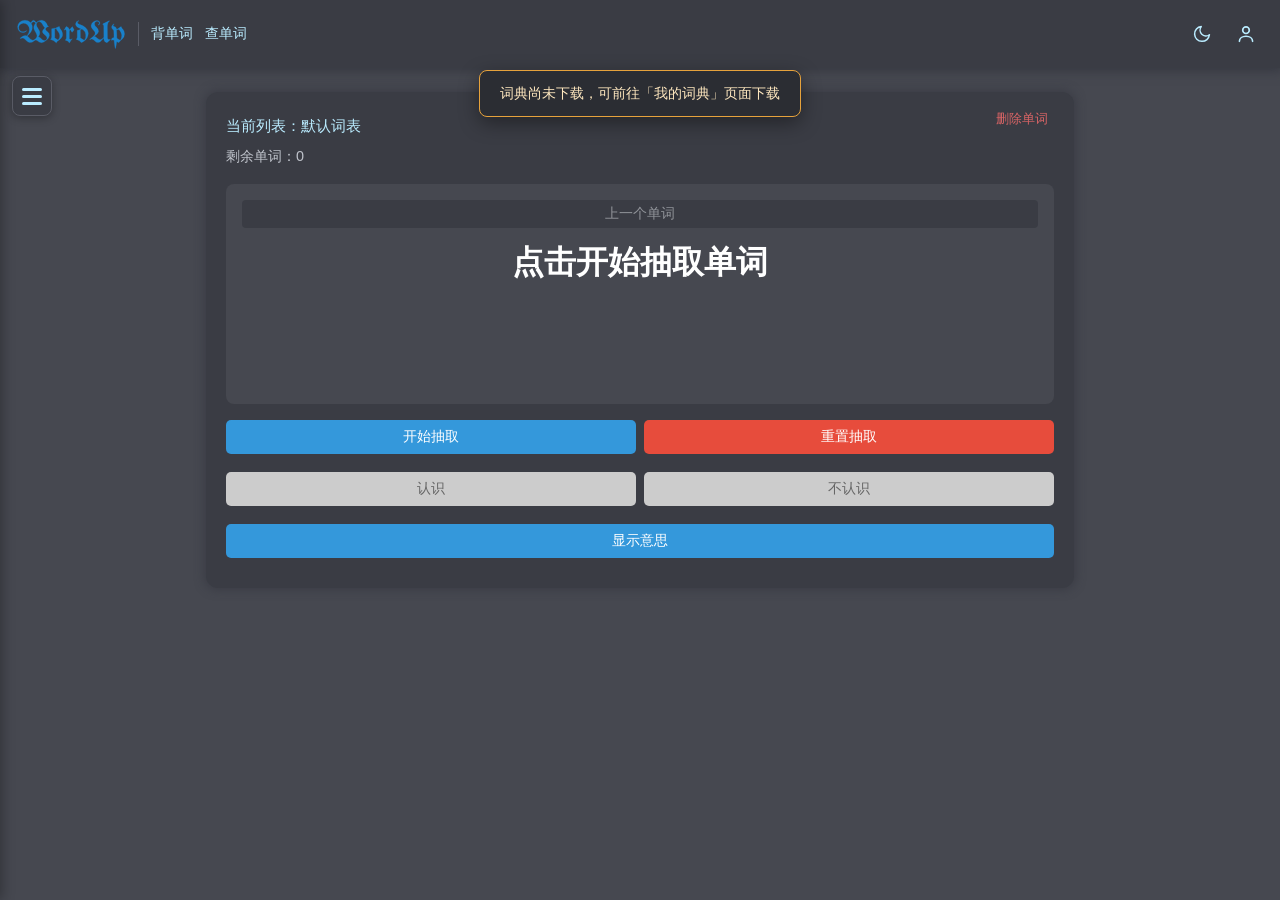
<file: WordMemorizer.html>
<!DOCTYPE html>
<html lang="zh-CN">
<head>
<!-- 背单词页：侧边栏词表管理 + 随机抽词背诵（js/script.js） -->
    <meta charset="UTF-8">
    <meta name="viewport" content="width=device-width, initial-scale=1.0, viewport-fit=cover">
    <meta name="theme-color" content="#3a3c44">
    <script>try{if(localStorage.getItem('theme')==='light'){document.documentElement.setAttribute('data-theme','light');var m=document.querySelector('meta[name="theme-color"]');if(m)m.content='#edf1f6'}}catch(e){}</script>
    <title>背单词</title>
    <link rel="stylesheet" href="css/style.css?v=160">
</head>
<body>
<!-- 页面加载遮罩：加载完成前显示 -->
<div id="loadingOverlay" class="loading-overlay">
    <div class="loading-spinner"></div>
    <div class="loading-text">加载中</div>
</div>

    <!--导航栏-->
    <header class="banner">
        <div class="bannerLeftBox">
            <a href="index.html">
                <svg viewBox="-2 -2 264.413 81.637" height="34" fill="#1981CA" stroke="#1981CA" stroke-width="0.5" stroke-linecap="round" fill-rule="nonzero" vector-effect="non-scaling-stroke" style="display:block; width:auto;"><path d="M14.099 33.545L14.099 33.545Q19.043 33.765 22.266 30.981L22.266 30.981Q22.925 30.359 23.419 30.743Q23.914 31.128 23.438 31.641L23.438 31.641Q19.336 35.632 14.832 35.449L14.832 35.449Q9.119 35.339 5.493 31.586Q1.868 27.832 1.831 21.680L1.831 21.680Q1.501 15.344 6.702 10.583Q11.902 5.823 19.446 5.823L19.446 5.823Q27.795 5.823 33.032 11.389L33.032 11.389Q33.545 11.865 33.948 11.316L33.948 11.316Q37.537 5.676 39.862 5.585Q42.188 5.493 46.069 10.840L46.069 10.840Q46.472 11.389 46.985 10.950L46.985 10.950Q47.717 10.217 48.120 9.851L48.120 9.851Q53.430 5.017 60.699 5.695Q67.969 6.372 71.265 12.817L71.265 12.817Q72.253 14.868 72.784 16.754Q73.315 18.640 75.146 19.739L75.146 19.739Q76.172 20.325 76.172 20.837Q76.172 21.350 75.513 21.497L75.513 21.497Q73.059 22.046 70.715 23.584L70.715 23.584Q68.225 26.221 69.141 28.546Q70.056 30.872 73.938 33.618L73.938 33.618Q78.882 37.244 78.351 42.444Q77.820 47.644 72.327 52.917L72.327 52.917Q65.369 59.656 59.326 59.692Q53.284 59.729 48.450 54.675L48.450 54.675Q46.033 52.185 43.140 54.163L43.140 54.163Q35.229 60.352 30.011 59.308Q24.792 58.264 21.313 53.430L21.313 53.430Q15.674 45.667 9.229 49.658L9.229 49.658Q8.386 50.244 7.965 49.750Q7.544 49.255 8.167 48.706L8.167 48.706Q13.293 44.238 16.974 43.140Q20.654 42.041 23.511 43.066L23.511 43.066Q23.950 43.213 24.170 42.920L24.170 42.920Q26.990 39.734 28.693 35.669Q30.396 31.604 30.176 27.100L30.176 27.100Q29.919 22.375 25.964 17.487Q22.009 12.598 15.381 13.147L15.381 13.147Q11.426 13.513 8.112 16.150Q4.797 18.787 4.578 23.071L4.578 23.071Q4.541 27.356 7.068 30.359Q9.595 33.362 14.099 33.545ZM67.236 23.657L67.236 23.657Q64.893 21.936 63.739 19.739Q62.585 17.542 61.487 15.271L61.487 15.271Q59.143 10.620 55.481 9.338Q51.819 8.057 49.402 10.693L49.402 10.693Q46.948 13.367 47.040 16.791Q47.131 20.215 50.757 25.159L50.757 25.159Q54.822 30.872 55.225 35.504Q55.627 40.137 52.222 44.971L52.222 44.971Q51.965 45.300 52.039 45.557Q52.112 45.813 52.588 45.886L52.588 45.886Q54.163 46.289 56.287 48.120L56.287 48.120Q61.926 54.309 65.460 54.547Q68.994 54.785 71.082 52.148L71.082 52.148Q72.620 50.208 72.308 47.607Q71.997 45.007 66.064 40.210L66.064 40.210Q57.935 33.765 63.831 27.759L63.831 27.759Q65.625 25.964 67.273 24.646L67.273 24.646Q67.493 24.426 67.493 24.152Q67.493 23.877 67.236 23.657ZM34.827 13.696L34.827 13.696Q38.416 19.446 36.951 27.026L36.951 27.026Q36.072 31.567 32.629 35.779Q29.187 39.990 25.562 43.250L25.562 43.250Q25.085 43.799 25.635 44.202L25.635 44.202Q27.319 45.337 29.517 47.754L29.517 47.754Q33.142 51.929 36.639 53.247Q40.137 54.565 44.861 50.500L44.861 50.500Q49.365 46.655 48.230 42.004Q47.095 37.354 43.726 32.483L43.726 32.483Q39.954 27.026 40.649 22.229Q41.345 17.432 44.897 13.147L44.897 13.147Q45.227 12.817 44.897 12.378L44.897 12.378Q42.041 9.265 39.752 9.375Q37.463 9.485 34.827 13.037L34.827 13.037Q34.607 13.367 34.827 13.696ZM95.032 59.509L95.032 59.509Q94.482 60.425 93.677 59.509L93.677 59.509Q89.648 54.492 81.445 51.965L81.445 51.965Q80.786 51.782 80.804 51.379Q80.823 50.977 81.226 50.793L81.226 50.793Q83.569 49.988 83.569 45.923L83.569 45.923L83.459 27.246Q83.459 26.843 83.386 26.605Q83.313 26.367 83.441 26.166Q83.569 25.964 83.936 25.928L83.936 25.928Q93.677 25.122 101.257 20.618L101.257 20.618Q101.587 20.435 101.862 20.508Q102.136 20.581 102.173 21.021L102.173 21.021Q102.795 24.976 106.055 28.784L106.055 28.784Q107.849 30.981 109.039 34.790Q110.229 38.599 109.973 41.125L109.973 41.125Q109.607 44.092 108.032 46.454Q106.458 48.816 104.443 50.793L104.443 50.793Q102.063 53.137 99.316 54.749Q96.570 56.360 95.032 59.509ZM91.040 26.770L91.040 26.770L91.187 47.864Q91.187 48.413 91.626 48.633L91.626 48.633L98.108 52.661Q99.060 53.284 99.866 52.295L99.866 52.295Q103.345 48.560 103.015 43.323L103.015 43.323Q102.942 40.063 101.752 37.500Q100.562 34.937 98.804 32.959L98.804 32.959Q95.947 30.066 94.446 25.781L94.446 25.781Q94.373 25.598 94.116 25.470Q93.860 25.342 93.640 25.452L93.640 25.452Q92.542 25.854 91.443 26.147L91.443 26.147Q91.040 26.294 91.040 26.770ZM126.233 31.384L126.233 31.384L126.196 49.146Q126.196 50.317 126.782 50.647L126.782 50.647L129.419 52.185Q130.261 52.698 131.982 50.391L131.982 50.391Q132.349 49.915 132.898 50.189Q133.447 50.464 132.898 51.123L132.898 51.123Q129.053 55.408 127.002 59.546L127.002 59.546Q126.379 60.388 125.647 59.546L125.647 59.546Q123.596 57.166 121.820 55.920Q120.044 54.675 116.602 53.870L116.602 53.870Q115.942 53.687 115.942 53.284Q115.942 52.881 116.418 52.698L116.418 52.698Q118.872 52.295 118.835 48.486L118.835 48.486L118.835 32.996Q118.835 29.260 117.444 28.418L117.444 28.418Q115.833 27.356 114.807 29.187L114.807 29.187Q114.404 29.956 113.892 29.553Q113.379 29.150 113.928 28.271L113.928 28.271Q114.990 26.587 115.961 24.829Q116.931 23.071 117.957 21.313L117.957 21.313Q118.579 20.215 119.604 20.911L119.604 20.911Q124.988 23.511 126.050 27.502L126.050 27.502Q126.160 27.869 126.489 27.960Q126.819 28.052 127.075 27.722L127.075 27.722L132.715 21.240Q132.935 21.021 133.228 21.039Q133.521 21.057 133.704 21.350L133.704 21.350L137.549 28.711Q137.695 29.041 137.476 29.333L137.476 29.333L133.081 34.607Q132.825 34.863 132.513 34.827Q132.202 34.790 132.092 34.497L132.092 34.497L129.126 29.004Q128.979 28.784 128.668 28.729Q128.357 28.674 128.101 28.931L128.101 28.931L126.379 31.018Q126.233 31.165 126.233 31.384ZM148.535 7.837L148.535 7.837Q145.642 8.643 145.715 11.243L145.715 11.243Q145.752 12.891 147.601 14.301Q149.451 15.710 151.941 16.187L151.941 16.187Q151.978 16.187 152.014 16.223L152.014 16.223Q159.705 19.080 165.399 23.694Q171.094 28.308 171.863 37.097L171.863 37.097L171.863 37.207Q171.094 43.799 168.677 48.193Q166.260 52.588 162.964 54.895L162.964 54.895L162.927 54.968Q161.389 56.287 159.302 57.312Q157.214 58.337 155.603 59.436L155.603 59.436Q154.578 60.132 154.285 59.436L154.285 59.436Q152.234 54.565 142.969 52.002L142.969 52.002Q142.419 51.892 142.383 51.453Q142.346 51.013 142.786 50.830L142.786 50.830Q145.093 49.951 145.093 45.959L145.093 45.959L145.020 30.725Q145.020 29.443 146.191 29.517L146.191 29.517Q149.854 29.993 153.516 27.026L153.516 27.026Q153.735 26.880 153.735 26.477L153.735 26.477Q153.662 26.184 153.369 26.038L153.369 26.038Q151.978 25.452 150.586 24.884Q149.194 24.316 147.876 23.657L147.876 23.657Q144.470 22.119 142.841 19.666Q141.211 17.212 140.918 14.795L140.918 14.795L140.918 14.612Q141.833 7.617 147.949 6.812L147.949 6.812Q148.901 6.665 148.993 7.178Q149.084 7.690 148.535 7.837ZM155.676 27.063L155.676 27.063Q155.347 26.917 155.054 27.136L155.054 27.136L153.333 28.491Q152.600 29.041 152.600 29.810L152.600 29.810L152.747 47.900Q152.747 48.450 153.186 48.669L153.186 48.669L161.096 53.320Q162.048 53.906 162.854 52.881L162.854 52.881Q166.150 48.230 165.399 40.521Q164.648 32.813 159.045 28.857L159.045 28.857Q158.020 28.162 155.676 27.063ZM215.369 59.363L215.369 59.363Q211.670 57.568 210.425 55.994L210.425 55.994Q209.106 54.272 208.960 49.805L208.960 49.805Q208.960 49.292 208.612 49.182Q208.264 49.072 207.935 49.438L207.935 49.438Q206.396 51.086 204.840 52.716Q203.284 54.346 201.746 55.994L201.746 55.994Q194.568 63.464 186.694 55.078L186.694 55.078Q183.948 52.185 181.274 51.251Q178.601 50.317 176.074 52.551L176.074 52.551Q175.415 53.064 174.957 52.551Q174.500 52.039 175.195 51.416L175.195 51.416L184.460 43.616L184.497 43.579Q189.148 39.111 187.921 35.797Q186.694 32.483 183.508 29.187L183.508 29.187Q180.798 26.440 178.931 22.504Q177.063 18.567 179.993 13.660L179.993 13.660Q182.300 9.814 186.108 8.112Q189.917 6.409 192.773 6.519L192.773 6.519Q197.900 6.738 199.219 10.712Q200.537 14.685 197.021 17.358L197.021 17.358Q196.216 18.018 195.648 17.340Q195.081 16.663 195.959 15.930L195.959 15.930Q198.926 13.623 197.406 11.041Q195.886 8.459 192.810 8.276L192.810 8.276Q190.576 8.167 188.690 9.778Q186.804 11.389 186.731 13.660L186.731 13.660Q186.584 17.908 188.324 19.519Q190.063 21.130 191.235 22.266L191.235 22.266Q197.241 28.455 196.454 33.032Q195.667 37.610 186.987 43.542L186.987 43.542Q186.584 43.799 186.621 44.147Q186.658 44.495 187.207 44.604L187.207 44.604Q189.478 45.117 190.704 46.490Q191.931 47.864 193.323 49.146L193.323 49.146Q198.047 53.540 201.672 52.002Q205.298 50.464 208.740 46.509L208.740 46.509Q208.887 46.326 208.887 46.106L208.887 46.106L208.667 19.666Q208.667 16.956 206.616 16.150L206.616 16.150Q204.932 15.381 206.689 14.392L206.689 14.392Q210.352 12.634 214.014 10.803Q217.676 8.972 221.375 7.141L221.375 7.141Q222.034 6.775 222.528 7.269Q223.022 7.764 222.253 8.459L222.253 8.459Q219.397 10.510 218.427 13.971Q217.456 17.432 217.493 22.046L217.493 22.046L217.749 47.827Q217.786 53.687 223.352 51.672L223.352 51.672Q224.084 51.379 224.487 51.874Q224.890 52.368 224.341 52.881L224.341 52.881L217.346 59.180Q216.907 59.546 216.357 59.583Q215.808 59.619 215.369 59.363ZM232.983 15.491L232.983 15.491Q231.372 17.175 231.555 18.768Q231.738 20.361 234.192 21.094L234.192 21.094Q237.341 22.046 238.367 23.566Q239.392 25.085 239.612 27.100L239.612 27.100Q239.648 27.466 239.923 27.576Q240.198 27.686 240.491 27.576L240.491 27.576Q245.142 24.866 250.049 21.094L250.049 21.094Q250.342 20.874 250.635 21.021Q250.928 21.167 251.001 21.460L251.001 21.460Q251.367 23.438 252.484 24.829Q253.601 26.221 254.810 27.576L254.810 27.576Q259.314 32.666 258.801 38.965L258.801 38.965Q258.289 46.692 253.418 50.793L253.418 50.793Q248.035 55.334 245.142 59.326L245.142 59.326Q244.775 59.802 244.299 59.473L244.299 59.473Q243.384 58.923 242.468 58.411Q241.553 57.898 240.637 57.349L240.637 57.349Q240.344 57.202 240.070 57.330Q239.795 57.458 239.795 57.825L239.795 57.825Q239.355 61.780 238.678 65.588Q238.000 69.397 237.231 73.242L237.231 73.242Q237.085 73.755 236.609 73.737Q236.133 73.718 236.023 73.242L236.023 73.242Q235.254 68.811 234.576 63.776Q233.899 58.740 233.533 54.089L233.533 54.089Q233.459 53.687 233.130 53.577L233.130 53.577Q229.431 52.222 227.893 53.906L227.893 53.906Q227.563 54.236 227.216 54.108Q226.868 53.979 226.868 53.467L226.868 53.467Q226.904 47.498 232.581 47.131L232.581 47.131Q233.130 47.131 233.130 46.545L233.130 46.545L233.130 45.410Q233.130 39.954 232.965 37.573Q232.800 35.193 232.690 31.787L232.690 31.787Q232.617 30.139 231.848 29.260Q231.079 28.381 230.310 27.722L230.310 27.722Q226.978 24.976 227.545 21.661Q228.113 18.347 231.885 14.905L231.885 14.905Q232.544 14.209 233.020 14.594Q233.496 14.978 232.983 15.491ZM240.234 48.669L240.234 48.669Q240.234 49.109 240.564 49.219L240.564 49.219Q242.432 50.171 244.208 51.233Q245.984 52.295 247.815 53.320L247.815 53.320Q248.364 53.577 248.657 53.101L248.657 53.101Q249.756 51.379 250.708 48.853Q251.660 46.326 251.733 42.554L251.733 42.554Q251.807 38.635 250.214 35.541Q248.621 32.446 246.753 29.626L246.753 29.626Q244.812 26.917 240.051 29.224L240.051 29.224Q239.685 29.407 239.685 29.773L239.685 29.773Q239.722 30.212 239.722 31.091L239.722 31.091L240.198 45.593Q240.234 46.655 240.234 48.669Z"/></svg>
            </a>
            <span class="banner-divider"></span>
            <a href="./WordMemorizer.html" class="nav-link">背单词</a>
            <a href="./DictLookup.html" class="nav-link">查单词</a>
        </div>
        <div class="bannerRightBox">
            <button type="button" class="nav-theme-btn" id="themeToggleBtn" title="切换到浅色模式" aria-label="切换到浅色模式" aria-pressed="false" onclick="toggleTheme()">
                <svg class="icon-moon" viewBox="0 0 24 24" fill="none" stroke="currentColor" stroke-width="1.8" stroke-linecap="round" stroke-linejoin="round" aria-hidden="true">
                    <path d="M20.9 12.9A8.9 8.9 0 1 1 11.1 3.1a7 7 0 0 0 9.8 9.8z"></path>
                </svg>
                <svg class="icon-sun" viewBox="0 0 24 24" fill="none" stroke="currentColor" stroke-width="1.8" stroke-linecap="round" stroke-linejoin="round" aria-hidden="true">
                    <circle cx="12" cy="12" r="4"></circle>
                    <path d="M12 2.6v2.2M12 19.2v2.2M2.6 12h2.2M19.2 12h2.2M5 5l1.6 1.6M17.4 17.4l1.6 1.6M19 5l-1.6 1.6M6.6 17.4L5 19"></path>
                </svg>
            </button>
            <a href="./User.html" class="nav-user-btn" title="用户" aria-label="用户">
                <svg viewBox="0 0 24 24" width="22" height="22" fill="none" stroke="currentColor" stroke-width="1.8" stroke-linecap="round" stroke-linejoin="round" aria-hidden="true">
                    <circle cx="12" cy="7.8" r="3.6"></circle>
                    <path d="M4.8 20c0-3.55 3.22-5.6 7.2-5.6s7.2 2.05 7.2 5.6"></path>
                </svg>
            </a>
        </div>
    </header>

    <!-- 浮动菜单按钮（独立于导航栏） -->
    <button class="floating-menu-btn" id="floatingMenuBtn" onclick="toggleSidebar()" aria-label="菜单">
        <span></span>
        <span></span>
        <span></span>
    </button>

    <!-- 侧边栏遮罩层 -->
    <div class="overlay" id="overlayLayer" onclick="closeSidebar()"></div>

    <!-- 左侧菜单栏 -->
    <aside class="sidebar" id="sidebarMenu">
        <div class="sidebar-header">
            <h3>我的词表</h3>
            <div style="display:flex;gap:8px;align-items:center;">
                <button type="button" class="batch-toggle-btn" id="batchToggleBtn" onclick="toggleBatchDelete()">批量删除</button>
                <button class="icon-btn" id="newListBtn" title="新建词表" onclick="openModal('newListModal')">
                    <svg viewBox="0 0 1024 1024" width="20" height="20" fill="currentColor">
                        <path d="M512 128C512 114.745 501.255 104 488 104C474.745 104 464 114.745 464 128V464H128C114.745 464 104 474.745 104 488C104 501.255 114.745 512 128 512H464V848C464 861.255 474.745 872 488 872C501.255 872 512 861.255 512 848V512H848C861.255 512 872 501.255 872 488C872 474.745 861.255 464 848 464H512V128Z"/>
                    </svg>
                </button>
            </div>
        </div>
        <div class="sidebar-filter">
            <button type="button" class="sidebar-filter-btn" id="onlyTodayTasksBtn" onclick="toggleOnlyTodayTasks()" aria-pressed="false">只显示今日任务</button>
        </div>
        <div class="sidebar-lists" id="sidebarLists">
            <!-- 列表项由 JS 动态渲染 -->
        </div>
        <!-- 侧边栏底部：内存显示 + 设置/添加按钮 -->
        <div class="sidebar-footer">
            <div class="sidebar-mem" id="memUsage"></div>
            <div class="batch-footer-row hidden" id="batchFooterRow">
                <button type="button" class="danger" id="batchDeleteBtn" onclick="batchDeleteSelected()" disabled>删除选中(0)</button>
            </div>
            <div class="sidebar-footer-buttons">
                <button class="footer-icon-btn" type="button" title="设置">
                <svg viewBox="0 0 1024 1024" width="24" height="24" fill="currentColor">
                <path d="M512 96c31.573 0 62.72 4.267 92.587 10.667 13.653 2.987 23.467 14.08 25.173 27.733l7.253 65.28a58.88 58.88 0 0081.92 47.36l59.733-26.027c12.8-5.547 27.307-2.56 36.267 7.253a418.133 418.133 0 0193.867 162.133c4.267 12.8 0 26.88-11.093 34.987l-52.907 39.253a58.88 58.88 0 000 94.72l52.907 39.253c11.093 8.107 15.36 22.187 11.52 34.987a418.133 418.133 0 01-93.867 162.133 31.25 31.25 0 01-36.267 7.253l-59.733-26.453a58.88 58.88 0 00-82.347 47.787l-7.253 64.853a31.25 31.25 0 01-24.747 27.733 406.187 406.187 0 01-187.733 0 31.25 31.25 0 01-24.32-27.733l-7.253-64.853a58.88 58.88 0 00-82.347-47.36l-59.733 26.453a31.25 31.25 0 01-36.267-7.68 418.133 418.133 0 01-93.867-162.133c-4.267-12.8 0-26.88 11.52-34.987l52.907-39.253a58.88 58.88 0 000-94.72l-52.907-39.253a31.25 31.25 0 01-11.947-34.987 418.133 418.133 0 0193.867-162.133c9.813-9.813 24.32-12.8 36.693-7.253l59.733 26.453c17.067 7.253 36.693 6.4 53.333-3.413 16.213-9.387 26.88-25.6 29.013-44.373l7.253-65.28a31.25 31.25 0 0124.747-27.733C449.28 100.267 480.427 96 512 96zm0 64c-19.2 0-38.4 1.707-57.6 5.12l-4.693 41.387a123.307 123.307 0 01-171.52 99.413l-38.4-17.067a354.133 354.133 0 00-57.6 98.987l34.133 25.173a123.307 123.307 0 010 198.4l-34.133 25.173a354.133 354.133 0 0057.6 98.987l38.4-17.067a123.307 123.307 0 01171.52 98.987l4.267 42.24c38.4 6.4 76.8 6.4 115.2 0l4.267-42.24a123.307 123.307 0 01171.52-98.987l38.4 17.067a354.133 354.133 0 0057.6-98.987l-34.133-25.173a123.307 123.307 0 010-198.4l34.133-25.173a354.133 354.133 0 00-57.6-98.987l-38.4 17.067A123.307 123.307 0 01574.4 204.8l-4.693-41.813C550.4 161.707 531.2 160 512 160zM512 352a160 160 0 110 320 160 160 0 010-320zm0 64a96 96 0 100 192 96 96 0 000-192z"/>
                </svg>
                </button>
                <button class="footer-icon-btn" type="button" title="添加单词">
                <svg viewBox="0 0 1024 1024" width="24" height="24" fill="currentColor">
                <path d="M512 128C512 114.745 501.255 104 488 104C474.745 104 464 114.745 464 128V464H128C114.745 464 104 474.745 104 488C104 501.255 114.745 512 128 512H464V848C464 861.255 474.745 872 488 872C501.255 872 512 861.255 512 848V512H848C861.255 512 872 501.255 872 488C872 474.745 861.255 464 848 464H512V128Z"/>
                </svg>
                </button>
            </div>
        </div>
    </aside>

    <!-- 设置弹窗 -->
    <div class="modal-overlay" id="settingsModal">
        <div class="modal">
            <div class="modal-header">
                <span>设置</span>
                <button class="modal-close" onclick="closeModal('settingsModal')"><svg width="16" height="16" viewBox="0 0 16 16" xmlns="http://www.w3.org/2000/svg" fill="currentColor"><path d="M2.59 2.72l.06-.07a.5.5 0 01.63-.06l.07.06L8 7.29l4.65-4.64a.5.5 0 01.7.7L8.71 8l4.64 4.65c.18.17.2.44.06.63l-.06.07a.5.5 0 01-.63.06l-.07-.06L8 8.71l-4.65 4.64a.5.5 0 01-.7-.7L7.29 8 2.65 3.35a.5.5 0 01-.06-.63l.06-.07-.06.07z"></path></svg></button>
            </div>
            <div class="modal-body">
                <div class="settings-tabs">
                    <button type="button" class="settings-tab active" data-tab="word" onclick="switchSettingsTab('word')">单词设置</button>
                    <button type="button" class="settings-tab" data-tab="voice" onclick="switchSettingsTab('voice')">语音设置</button>
                </div>
                <div class="settings-pane" id="settingsPaneWord">
                    <div class="setting-row">
                        <span>开启选择 <i class="opt-help" onclick="event.stopPropagation();showHelp('开启后显示多个释义选项，通过选择正确释义来记忆单词')">?</i></span>
                        <input type="checkbox" class="onoff" id="switchBtn" checked onclick="showOption()">
                    </div>
                    <div class="option-sub-box hidden" id="optionSubBox">
                        <div class="setting-row" id="optionCountRow">
                            <span>选项个数 <i class="opt-help" onclick="event.stopPropagation();showHelp('每次显示的选择选项数量，可选 3~6 个')">?</i></span>
                            <select id="optionCountSelect" onchange="applyOptionCount()">
                                <option value="3">3</option>
                                <option value="4" selected>4</option>
                                <option value="5">5</option>
                                <option value="6">6</option>
                            </select>
                        </div>
                        <div class="setting-row" id="detailMeaningRow">
                            <span>详细释义 <i class="opt-help" onclick="event.stopPropagation();showHelp('开启后，选项中过长的释义不省略，全部展示')">?</i></span>
                            <input type="checkbox" class="onoff" id="detailMeaningBtn" onclick="applyDetailMeaning()">
                        </div>
                        <div class="setting-row" id="closeManualConfirmRow">
                            <span>关闭手动确认 <i class="opt-help" onclick="event.stopPropagation();showHelp('开启后，选项选择的正确与否直接作为认识/不认识判定，选择后 1 秒自动跳到下一个，并隐藏认识/不认识按钮')">?</i></span>
                            <input type="checkbox" class="onoff" id="closeManualConfirmBtn" onclick="applyCloseManualConfirm()">
                        </div>
                    </div>
                    <div class="setting-row">
                        <span>显示音标 <i class="opt-help" onclick="event.stopPropagation();showHelp('开启后，在显示区的单词和意思之间新增一行音标')">?</i></span>
                        <input type="checkbox" class="onoff" id="phoneticBtn" onclick="applyPhonetic()">
                    </div>
                    <div class="setting-row">
                        <span>开启拼写 <i class="opt-help" onclick="event.stopPropagation();showHelp('开启后显示拼写输入框，输入单词进行拼写练习')">?</i></span>
                        <input type="checkbox" class="onoff" id="spellBtn" onclick="applySpell()">
                    </div>
                    <div class="setting-row">
                        <span>词意互换 <i class="opt-help" onclick="event.stopPropagation();showHelp('开启后，主显示区显示意思、选项显示单词，按钮变为"显示单词"')">?</i></span>
                        <input type="checkbox" class="onoff" id="swapBtn" onclick="applySwap()">
                    </div>
                    <div class="setting-row">
                        <span>单轮循环 <i class="opt-help" onclick="event.stopPropagation();showHelp('开启后本轮抽取过的单词不再重复出现，全部背完后弹出统计（与记忆队列互斥）')">?</i></span>
                        <input type="checkbox" class="onoff" id="roundBtn" onclick="applyRound()">
                    </div>
                    <div class="setting-row">
                        <span>记忆队列 <i class="opt-help" onclick="event.stopPropagation();showHelp('开启后开始抽取时建立队列，不认识的单词放回队尾，不抽取新单词（与单轮循环互斥）')">?</i></span>
                        <input type="checkbox" class="onoff" id="queueBtn" onclick="applyQueue()">
                    </div>
                    <div class="option-sub-box hidden" id="queueSubBox">
                        <div class="setting-row" id="queueSizeRow">
                            <span>队列长度 <i class="opt-help" onclick="event.stopPropagation();showHelp('记忆队列的长度，可选 3~10 个')">?</i></span>
                            <select id="queueSizeSelect" onchange="applyQueueSize()">
                                <option value="3">3</option>
                                <option value="4">4</option>
                                <option value="5" selected>5</option>
                                <option value="6">6</option>
                                <option value="7">7</option>
                                <option value="8">8</option>
                                <option value="9">9</option>
                                <option value="10">10</option>
                            </select>
                        </div>
                    </div>
                </div>
                <div class="settings-pane hidden" id="settingsPaneVoice">
                    <div class="setting-row">
                        <span>开启语音 <i class="opt-help" onclick="event.stopPropagation();showHelp('关闭后，点击显示区单词与自动播放都不再发声')">?</i></span>
                        <input type="checkbox" class="onoff" id="speakEnabledBtn" checked onclick="applySpeakEnabled()">
                    </div>
                    <div class="setting-row">
                        <span>语音语言 <i class="opt-help" onclick="event.stopPropagation();showHelp('点击显示区单词时用该语言的语音朗读；系统未安装对应语音时会退回默认语音')">?</i><button type="button" class="voice-check-btn" onclick="checkVoicePack()">检测</button></span>
                        <select id="speakLangSelect" onchange="applySpeakLang()">
                            <option value="en-US" selected>英语（美）</option>
                            <option value="en-GB">英语（英）</option>
                            <option value="zh-CN">汉语</option>
                            <option value="fr-FR">法语</option>
                            <option value="ru-RU">俄语</option>
                            <option value="es-ES">西班牙语</option>
                            <option value="ar-SA">阿拉伯语</option>
                            <option value="ja-JP">日语</option>
                            <option value="ko-KR">韩语</option>
                        </select>
                    </div>
                    <div class="setting-row" id="autoSpeakRow">
                        <span>自动播放 <i class="opt-help" onclick="event.stopPropagation();showHelp('开启后：未开词意互换时，每进入下一个单词自动朗读；开启词意互换时，点「显示单词」揭示后朗读；若同时开启关闭手动确认，则点选项后朗读')">?</i></span>
                        <input type="checkbox" class="onoff" id="autoSpeakBtn" onclick="applyAutoSpeak()">
                    </div>
                    <div class="setting-row">
                        <span>音色 <i class="opt-help" onclick="event.stopPropagation();showHelp('点击列表中任意音色即可切换，切换后立即试听一次；未手动选择时按列表顺序自动挑选')">?</i></span>
                        <span class="voice-count" id="voiceCount">检测中…</span>
                    </div>
                    <div class="voice-list" id="voiceList"></div>
                </div>
            </div>
        </div>
    </div>

    <!-- 单轮循环结束弹窗 -->
    <div class="modal-overlay" id="roundModal">
        <div class="modal">
            <div class="modal-header">
                <span>单轮循环结束</span>
                <button class="modal-close" onclick="roundFinishClose()"><svg width="16" height="16" viewBox="0 0 16 16" xmlns="http://www.w3.org/2000/svg" fill="currentColor"><path d="M2.59 2.72l.06-.07a.5.5 0 01.63-.06l.07.06L8 7.29l4.65-4.64a.5.5 0 01.7.7L8.71 8l4.64 4.65c.18.17.2.44.06.63l-.06.07a.5.5 0 01-.63.06l-.07-.06L8 8.71l-4.65 4.64a.5.5 0 01-.7-.7L7.29 8 2.65 3.35a.5.5 0 01-.06-.63l.06-.07-.06.07z"></path></svg></button>
            </div>
            <div class="modal-body">
                <div id="roundSummary" style="margin-bottom:14px; color:#c0c4cc; font-size:0.95rem;"></div>
                <div style="display:flex; gap:8px; flex-wrap:wrap;">
                    <button id="roundDelKnownBtn" onclick="roundDeleteKnown()">删除已认识的单词</button>
                    <button id="roundNewUnknownBtn" onclick="roundCreateUnknownList()">拆分不认识单词</button>
                </div>
            </div>
        </div>
    </div>

    <!-- 新建词表弹窗 -->
    <div class="modal-overlay" id="newListModal">
        <div class="modal">
            <div class="modal-header">
                <span>新建词表</span>
                <button class="modal-close" onclick="closeModal('newListModal')"><svg width="16" height="16" viewBox="0 0 16 16" xmlns="http://www.w3.org/2000/svg" fill="currentColor"><path d="M2.59 2.72l.06-.07a.5.5 0 01.63-.06l.07.06L8 7.29l4.65-4.64a.5.5 0 01.7.7L8.71 8l4.64 4.65c.18.17.2.44.06.63l-.06.07a.5.5 0 01-.63.06l-.07-.06L8 8.71l-4.65 4.64a.5.5 0 01-.7-.7L7.29 8 2.65 3.35a.5.5 0 01-.06-.63l.06-.07-.06.07z"></path></svg></button>
            </div>
            <div class="modal-body">
                <p class="tip">输入名称创建空词表；预设词表请在「我的词典」页对应词典的下拉框中选择创建</p>
                <input type="text" id="newListName" placeholder="词表名称（创建空词表）" style="width:100%;margin-bottom:10px;">
                <div style="display: flex; gap: 8px; width: 100%;margin-bottom:12px;">
                    <button onclick="createList()">创建空词表</button>
                </div>
            </div>
        </div>
    </div>

    <!-- 添加单词弹窗 -->
    <div class="modal-overlay" id="addModal">
        <div class="modal">
            <div class="modal-header">
                <span>添加单词 — <span id="addModalListName">当前词表</span></span>
                <button class="modal-close" onclick="closeModal('addModal')"><svg width="16" height="16" viewBox="0 0 16 16" xmlns="http://www.w3.org/2000/svg" fill="currentColor"><path d="M2.59 2.72l.06-.07a.5.5 0 01.63-.06l.07.06L8 7.29l4.65-4.64a.5.5 0 01.7.7L8.71 8l4.64 4.65c.18.17.2.44.06.63l-.06.07a.5.5 0 01-.63.06l-.07-.06L8 8.71l-4.65 4.64a.5.5 0 01-.7-.7L7.29 8 2.65 3.35a.5.5 0 01-.06-.63l.06-.07-.06.07z"></path></svg></button>
            </div>
            <div class="modal-body">
                <p class="tip">每行一个单词。用 word#释义 可指定自定义意思（# 后为释义，不查词典）；否则自动查词典，词典中不存在的单词会标记为失败</p>
                <div style="display: flex; justify-content: flex-end; margin-bottom: 6px;">
                    <button type="button" class="text-btn" onclick="triggerExcelImport()">从Excel导入</button>
                </div>
                <textarea id="wordInput" placeholder="例如：apple&#10;banana#香蕉&#10;book"></textarea>
                <div id="addFailedList" class="add-failed hidden"></div>
                <div style="display: flex; gap: 8px; width: 100%; flex-wrap: wrap;">
                    <button onclick="addWords()">添加单词</button>
                    <button class="danger" onclick="clearAllWords()">清空当前词表</button>
                </div>
                <input type="file" id="excelFileInput" accept=".xlsx,.xls,.csv,.tsv,.txt" style="display:none;" onchange="handleExcelFile(this.files[0])">
                <p class="tip excel-tip">Excel/CSV 导入格式：第 1 列单词、第 2 列意思，第 3 列助记、第 4 列音标（均可选，允许为空）</p>
            </div>
        </div>
    </div>

    <!-- 单词列表弹窗 -->
    <div class="modal-overlay" id="listModal">
        <div class="modal">
            <div class="modal-header">
                <span>单词列表 — <span id="listModalName">当前词表</span></span>
                <button class="modal-close" onclick="closeModal('listModal')"><svg width="16" height="16" viewBox="0 0 16 16" xmlns="http://www.w3.org/2000/svg" fill="currentColor"><path d="M2.59 2.72l.06-.07a.5.5 0 01.63-.06l.07.06L8 7.29l4.65-4.64a.5.5 0 01.7.7L8.71 8l4.64 4.65c.18.17.2.44.06.63l-.06.07a.5.5 0 01-.63.06l-.07-.06L8 8.71l-4.65 4.64a.5.5 0 01-.7-.7L7.29 8 2.65 3.35a.5.5 0 01-.06-.63l.06-.07-.06.07z"></path></svg></button>
            </div>
            <div class="modal-body">
                <div class="word-count" id="wordCount">单词总数：0</div>
                <div class="split-row">
                    <input type="number" id="splitCount" min="1" step="1" placeholder="数量" title="输入要拆分的单词个数">
                    <button id="splitBtn" onclick="splitWords()">拆分</button>
                </div>
                <div class="merge-row">
                    <select id="mergeSelect" title="选择要合并的词表（合并后该词表会被删除）"></select>
                    <button id="mergeBtn" onclick="mergeList()">合并</button>
                </div>
                <div class="word-search-row">
                    <input type="text" id="wordListSearch" placeholder="搜索单词或释义" oninput="onWordListSearch()">
                </div>
                <div class="save-to-dict-row">
                    <button id="saveToDictBtn" onclick="saveListToDict()">保存到我的词典</button>
                </div>
                <div class="word-list" id="wordListDisplay">暂无单词</div>
            </div>
        </div>
    </div>

    <!-- 单词详细弹窗 -->
    <div class="modal-overlay" id="wordDetailModal">
        <div class="modal">
            <div class="modal-header">
                <span>单词详细</span>
                <button class="word-detail-link" onclick="goToDictDetail()">查看详细</button>
                <button class="modal-close" onclick="closeModal('wordDetailModal')"><svg width="16" height="16" viewBox="0 0 16 16" xmlns="http://www.w3.org/2000/svg" fill="currentColor"><path d="M2.59 2.72l.06-.07a.5.5 0 01.63-.06l.07.06L8 7.29l4.65-4.64a.5.5 0 01.7.7L8.71 8l4.64 4.65c.18.17.2.44.06.63l-.06.07a.5.5 0 01-.63.06l-.07-.06L8 8.71l-4.65 4.64a.5.5 0 01-.7-.7L7.29 8 2.65 3.35a.5.5 0 01-.06-.63l.06-.07-.06.07z"></path></svg></button>
            </div>
            <div class="modal-body">
                <!-- 内容由 showWordDetail 渲染，结构与查单词页结果一致（dict-word / dict-phonetic / dict-section-title / dict-translation） -->
                <div id="wdDetailContent"></div>
            </div>
        </div>
    </div>

    <!--中心-->
    <main class="main-content">
        <div class="container">

            <!-- 随机抽词区域 -->
            <div class="section">
                <button class="delete-current-word" onclick="deleteCurrentWord()">删除单词</button>
                <div class="active-list-name" id="activeListName">当前词表</div>
                <div class="remain-count" id="remainCount">待抽取个数：0</div>

                <div class="word-display">
                    <div class="word-last" id="lastWord">上一个单词</div>
                    <div class="word" id="currentWord">点击开始抽取单词</div>
                    <div class="phonetic hidden" id="currentPhonetic"></div>
                    <div class="meaning hidden" id="currentMeaning"></div>
                </div>

                <input type="text" id="spellInput" class="spell-input hidden" placeholder="输入单词拼写" autocomplete="off" spellcheck="false">

                <div id="optionDiv">
                    <button class="options" id="optionButton1" onclick="isOptionCorrect(1)">选项1</button>
                    <button class="options" id="optionButton2" onclick="isOptionCorrect(2)">选项2</button>
                    <button class="options" id="optionButton3" onclick="isOptionCorrect(3)">选项3</button>
                    <button class="options" id="optionButton4" onclick="isOptionCorrect(4)">选项4</button>
                    <button class="options" id="optionButton5" onclick="isOptionCorrect(5)">选项5</button>
                    <button class="options" id="optionButton6" onclick="isOptionCorrect(6)">选项6</button>
                </div>

                <div class="draw-btns-row" style="display: flex; gap: 1%;">
                    <button onclick="startDraw()" id="startButton">开始抽取</button>
                    <button class="danger reset-draw-btn" onclick="resetDraw()">重置抽取</button>
                </div>

                <div class="draw-btns-row" style="display: flex; gap: 1%; margin-top:0.5rem;">
                    <button class="check1" onclick="drawWord(1)" id="checkButton1" disabled>认识</button>
                    <button class="check2" onclick="drawWord(0)" id="checkButton2" disabled>不认识</button>
                </div>

                <button style="width: 100%; margin-top:0.5rem;" onclick="toggleMeaning()" id="showButton">显示意思</button>
            </div>
        </div>
    </main>

    <script src="js/lib/xlsx.core.min.js"></script>
    <script src="js/common.js?v=32"></script>
    <!-- 预设词表只在「我的词典」页使用，本页不再加载（省去约 3.7MB 的静态数据解析） -->
    <script src="js/script.js?v=64"></script>

    <!-- 自定义提示框 -->
    <div id="appToast"></div>
    <!-- 自定义对话框（确认 / 输入） -->
    <div class="app-dialog-overlay" id="appDialogOverlay" style="display:none;">
        <div class="app-dialog">
            <div class="app-dialog-title" id="appDialogTitle">提示</div>
            <div class="app-dialog-msg" id="appDialogMsg"></div>
            <input type="text" id="appDialogInput" style="display:none;" placeholder="请输入" />
            <div class="app-dialog-btns">
                <button type="button" class="app-dialog-btn cancel" onclick="dialogCancel()">取消</button>
                <button type="button" class="app-dialog-btn ok" onclick="dialogOk()">确定</button>
            </div>
        </div>
    </div>
</body>

</html>
</file>
<file: css/style.css>
/* ==========================================================
   全局样式（六页共用：index / WordMemorizer / DictLookup / MyLists / User / DailyTasks）
   配色与主题变量集中在 :root，调整主题只需修改此处变量
   ========================================================== */
:root {
    /* 背景 */
    --bg-main: #3a3c44;
    --bg-panel: #464850;
    --bg-deep: #2b2d33;
    --bg-sub-box: #2f3137;
    --bg-overlay: #30333cba;
    --bg-overlay-weak: #30333c88;

    /* 边框 */
    --border: #5a5c66;

    /* 文字 */
    --white: #ffffff;
    --black: #000;
    --text-main: #ffffff;
    --text-secondary: #909399;
    --text-tertiary: #c0c4cc;
    --text-light: #d8d9dd;
    --text-light-2: #d9dce1;
    --text-dim: #6a6c76;
    --text-muted: #9aa0a6;
    --text-soft: #b3b0b0;
    --text-soft-2: #9c9b9b;
    --text-faint: #dddddd;
    --text-faint-2: #cccccc;
    --text-faint-3: #f0f0f0;
    --text-faint-4: #666;

    /* 主色 / 强调 */
    --accent: #409eff;
    --accent-dark: #1981CA;
    --accent-soft: #3498db;
    --accent-deep: #2980b9;
    --accent-20: #409eff33;
    --highlight: #baecff;

    /* 状态色 */
    --success: #67c23a;
    --success-dark: #58ad2f;
    --success-soft: #c9f2d2;
    --warning: #e6a23c;
    --warning-soft: #ffe8bf;
    --danger: #f56c6c;
    --danger-2: #e85555;
    --danger-dark: #e74c3c;
    --danger-deep: #c0392b;
    --danger-soft: #ffd4d4;
    --danger-20: #f56c6c33;

    /* 遮罩 / 阴影 */
    --overlay-30: rgba(0, 0, 0, 0.3);
    --overlay-40: rgba(0, 0, 0, 0.4);
    --overlay-50: rgba(0, 0, 0, 0.5);
    --overlay-55: rgba(0, 0, 0, 0.55);
    --overlay-60: rgba(0, 0, 0, 0.6);

    /* 交互底色（悬停 / 卡片底色 / 浅色提示），深浅主题各一套 */
    --tint-1: rgba(255, 255, 255, 0.10);
    --tint-2: rgba(255, 255, 255, 0.14);
    --tint-hover: rgba(186, 236, 255, 0.12);
    --tint-card: rgba(255, 255, 255, 0.05);
    --tint-danger: rgba(245, 108, 108, 0.12);

    /* 禁用按钮 / 选项按钮底色（不随文字变量变化，深浅各一套） */
    --disabled-bg: #cccccc;
    --disabled-fg: #666666;
    --option-bg: #f0f0f0;
    --option-bg-hover: #dddddd;
    /* 开关关闭态轨道（与文字色解耦） */
    --toggle-off-bg: #b3b0b0;
    --toggle-off-border: #9c9b9b;
}

/* 切换主题时短暂关闭过渡，避免自定义属性变更把颜色停在旧值 */
html.theme-switching,
html.theme-switching *,
html.theme-switching *::before,
html.theme-switching *::after {
    transition: none !important;
}

/* ---------- 浅色主题：仅覆盖变量，结构与暗色完全一致 ---------- */
html[data-theme="light"] {
    /* 背景：纯白页面 + 中性浅灰区块，不带蓝调 */
    --bg-main: #f2f3f4;
    --bg-panel: #ffffff;
    --bg-deep: #ffffff;
    --bg-sub-box: #f7f7f8;
    --bg-overlay: rgba(18, 18, 20, 0.14);
    --bg-overlay-weak: rgba(18, 18, 20, 0.06);

    /* 边框 */
    --border: #c9cace;

    /* 文字：--white 兼作正文色，浅色下转为中性深色 */
    --white: #1c1c1e;
    --black: #000;
    --text-main: #1c1c1e;
    --text-secondary: #6b6b70;
    --text-tertiary: #45464a;
    --text-light: #35363a;
    --text-light-2: #35363a;
    --text-dim: #8e8e93;
    --text-muted: #7a7b80;
    --text-soft: #5c5d62;
    --text-soft-2: #6a6b70;
    --text-faint: #303236;
    --text-faint-2: #303236;
    --text-faint-3: #ececed;
    --text-faint-4: #6a6b70;

    /* 主色 / 强调：按钮与链接保留蓝色，只用于小面积 */
    --accent: #2b7fd6;
    --accent-dark: #1966b3;
    --accent-soft: #2f86d8;
    --accent-deep: #1c72c2;
    --accent-20: rgba(43, 127, 214, 0.10);
    --highlight: #1677c8;

    /* 状态色（浅底上略加深，保证文字对比度） */
    --success: #4e9c2c;
    --success-dark: #3f8422;
    --success-soft: #d8f2df;
    --warning: #c8811f;
    --warning-soft: #fdeccd;
    --danger: #d95656;
    --danger-2: #c94444;
    --danger-dark: #cf3b2c;
    --danger-deep: #ab2c20;
    --danger-soft: #ffdede;
    --danger-20: rgba(217, 86, 86, 0.16);

    /* 交互底色：中性黑半透明，不再发蓝 */
    --tint-1: rgba(0, 0, 0, 0.03);
    --tint-2: rgba(0, 0, 0, 0.06);
    --tint-hover: rgba(0, 0, 0, 0.05);
    --tint-card: rgba(0, 0, 0, 0.02);
    --tint-danger: rgba(217, 86, 86, 0.10);

    /* 禁用按钮 / 选项按钮底色 */
    --disabled-bg: #ececee;
    --disabled-fg: #9a9aa0;
    --option-bg: #e8e9eb;
    --option-bg-hover: #dcdee1;

    /* 开关关闭态轨道：浅底上改用中性浅灰 */
    --toggle-off-bg: #d7d7da;
    --toggle-off-border: #c4c4c8;
}

/* 浅色：主内容区块（.section）同样用纯白，与页面底色一致，靠边框与阴影分层 */
html[data-theme="light"] .section {
    background-color: #ffffff;
    box-shadow: 0 0 6px rgba(18, 18, 20, 0.10), 0 0 20px -4px rgba(18, 18, 20, 0.12);
}

/* 浅色：单词显示区用浅灰，与纯白区块拉开层次 */
html[data-theme="light"] .word-display {
    background-color: #f7f7f8;
}

/* 浅色：「上一个单词」条再深一档，明确是可点击块 */
html[data-theme="light"] .word-last {
    background-color: #e8e9eb;
}

* {
    margin: 0;
    padding: 0;
    box-sizing: border-box;
    font-family: -apple-system, BlinkMacSystemFont, "Segoe UI", "PingFang SC", "Hiragino Sans GB", "Microsoft YaHei", "Microsoft Yahei", sans-serif;
    -webkit-tap-highlight-color: transparent;
}

body {
    font-family: BlinkMacSystemFont, -apple-system, "Segoe UI", Roboto, Oxygen, Ubuntu, Cantarell, "Fira Sans", "Droid Sans", "Helvetica Neue", Helvetica, Arial, sans-serif;
    margin: 0;
    padding: 0;
    color: var(--white) !important;
    text-decoration: none !important;
    background-color: var(--bg-panel);
    overflow-y: scroll;
    display: flex;
    flex-direction: column;
    justify-content: space-between;
    width: 100%;
    min-height: 100vh;
    min-height: 100dvh;
    user-select: none !important;
    min-width: 320px;
    font-size: 1em;
    font-weight: 400;
    line-height: 1.5;
    -webkit-text-size-adjust: 100%;
}

h1 {
    text-align: center;
    color: var(--highlight);
    margin-bottom: 1.5rem;
    font-size: clamp(1.4rem, 4vw, 1.8rem);
}

/* ---------- 导航栏 ---------- */
.banner {
    width: 100% !important;
    height: 68px;
    position: fixed;
    top: 0;
    left: 0;
    right: 0;
    z-index: 99;
    min-width: 320px;
    color: inherit;
    background-color: var(--bg-main);
    padding: 0 16px;
    /* 刘海屏横向安全区 */
    padding: 0 calc(16px + env(safe-area-inset-left)) 0 calc(16px + env(safe-area-inset-right));
    display: flex;
    flex-direction: row;
    justify-content: space-between;
    align-items: center;
    box-shadow: 0px 0px 10px 3px var(--bg-overlay);
    box-sizing: border-box;
}

.bannerLeftBox {
    display: flex;
    align-items: center;
    gap: 12px;
}

.bannerLeftBox a {
    display: flex;
    align-items: center;
    text-decoration: none;
    color: var(--highlight);
    font-weight: bold;
}

/* 网站图标链接：撑满导航栏高度，SVG 完美垂直居中 */
.bannerLeftBox > a:first-child {
    height: 52px;
    display: flex;
    align-items: center;
    justify-content: center;
}

/* 导航栏图标与文字之间的竖线分隔 */
.banner-divider {
    width: 1px;
    height: 24px;
    background-color: var(--border);
    flex: 0 0 auto;
}

/* 导航栏页面链接（背单词/查词典）统一样式 */
.bannerLeftBox a.nav-link {
    font-weight: normal;
    font-size: 0.9rem;
    display: inline;
    transition: color 0.2s;
}

.bannerLeftBox a.nav-link:hover {
    color: var(--white) !important;
}

/* 导航栏右侧容器：主题切换按钮 + 用户页入口 */
.bannerRightBox {
    flex: 0 0 auto;
    display: flex;
    align-items: center;
    gap: 8px;
}

/* 主题切换按钮：暗色显示月亮，浅色显示太阳 */
.bannerRightBox .nav-theme-btn {
    flex: 0 0 auto;
    display: flex;
    align-items: center;
    justify-content: center;
    width: 36px;
    height: 36px;
    padding: 0;
    margin: 0;
    border: none;
    border-radius: 50%;
    background: transparent;
    color: var(--highlight);
    cursor: pointer;
    transition: background 0.2s, color 0.2s;
}

.bannerRightBox .nav-theme-btn:hover {
    background: var(--tint-1);
    color: var(--white);
}

.bannerRightBox .nav-theme-btn:active {
    background: var(--tint-2);
}

.bannerRightBox .nav-theme-btn svg {
    display: none;
    width: 20px;
    height: 20px;
}

html:not([data-theme="light"]) .bannerRightBox .nav-theme-btn .icon-moon,
html[data-theme="light"] .bannerRightBox .nav-theme-btn .icon-sun {
    display: block;
}

/* 导航栏右侧：用户页入口（人形图标） */
.nav-user-btn {
    flex: 0 0 auto;
    display: flex;
    align-items: center;
    justify-content: center;
    width: 36px;
    height: 36px;
    border-radius: 50%;
    color: var(--highlight);
    text-decoration: none;
    transition: background 0.2s, color 0.2s;
}

.nav-user-btn:hover {
    background: var(--tint-1);
    color: var(--white);
}

/* 当前就在用户页时高亮 */
.nav-user-btn.is-active {
    background: var(--tint-2);
    color: var(--white);
}

/* ---------- 浮动菜单按钮（独立于导航栏） ---------- */
.floating-menu-btn {
    position: fixed;
    top: 76px;
    left: 12px;
    z-index: 180;
    touch-action: none;
    cursor: grab;
    width: 40px;
    height: 40px;
    display: flex;
    flex-direction: column;
    justify-content: center;
    align-items: center;
    gap: 4px;
    background: var(--bg-main);
    border: 1px solid var(--border);
    border-radius: 8px;
    cursor: pointer;
    box-shadow: 0 2px 8px var(--overlay-30);
    transition: opacity 0.3s ease, visibility 0.3s ease, background 0.2s;
    padding: 0;
}

.floating-menu-btn:hover {
    background: var(--bg-panel);
}

.floating-menu-btn span {
    display: block;
    width: 20px;
    height: 3px;
    background-color: var(--highlight);
    border-radius: 2px;
}

.floating-menu-btn.hidden {
    opacity: 0;
    visibility: hidden;
}

/* 交互元素：移动端禁用双击缩放（浮动菜单按钮例外，需保留拖动） */
button, a, .onoff, input, textarea, select {
    touch-action: manipulation;
}

/* ---------- 遮罩层 ---------- */
.overlay {
    position: fixed;
    top: 0;
    left: 0;
    right: 0;
    bottom: 0;
    background: var(--overlay-50);
    z-index: 150;
    opacity: 0;
    visibility: hidden;
    transition: opacity 0.3s ease, visibility 0.3s;
    cursor: pointer;
}

.overlay.visible {
    opacity: 1;
    visibility: visible;
}

/* ---------- 左侧菜单栏 ---------- */
.sidebar {
    position: fixed;
    top: 0;
    left: 0;
    bottom: 0;
    width: 320px;
    max-width: 85vw;
    background: var(--bg-main);
    box-shadow: 2px 0 12px var(--overlay-30);
    z-index: 200;
    transform: translateX(-100%);
    transition: transform 0.3s ease;
    display: flex;
    flex-direction: column;
    overflow: hidden;
}

.sidebar.open {
    transform: translateX(0);
}

.sidebar-header {
    padding: 16px 20px;
    border-bottom: 1px solid var(--border);
    display: flex;
    justify-content: space-between;
    align-items: center;
}

.sidebar-header h3 {
    color: var(--highlight);
    font-size: 1.1rem;
    margin: 0;
}

/* 侧边栏筛选栏：只显示今日任务 */
.sidebar-filter {
    padding: 8px 20px;
    border-bottom: 1px solid var(--border);
}

.sidebar-filter-btn {
    display: block;
    width: 100%;
    margin: 0;
    padding: 6px 10px;
    font-size: 0.78rem;
    font-family: inherit;
    color: var(--text-secondary);
    background: transparent;
    border: 1px solid var(--border);
    border-radius: 6px;
    cursor: pointer;
    transition: color 0.2s, border-color 0.2s, background 0.2s;
}

.sidebar-filter-btn:hover {
    color: var(--highlight);
    border-color: var(--highlight);
}

.sidebar-filter-btn.active {
    color: var(--highlight);
    border-color: var(--highlight);
    background: var(--accent-20);
}

/* 未排期词表在「只显示今日任务」下变暗，仍然可点 */
.sidebar-list-item.dim {
    opacity: 0.45;
}

.sidebar-list-item.dim:hover {
    opacity: 0.75;
}

.sidebar-empty-tip {
    padding: 14px 20px;
    font-size: 0.8rem;
    color: var(--text-muted);
}

/* 侧边栏头部图标按钮 */
.icon-btn {
    width: 32px;
    height: 32px;
    display: flex;
    align-items: center;
    justify-content: center;
    background: transparent;
    border: none;
    border-radius: 6px;
    color: var(--highlight);
    cursor: pointer;
    transition: background 0.2s;
    padding: 0;
    margin: 0;
    flex: 0 0 auto;
}

.icon-btn:hover {
    background-color: var(--bg-panel);
}

/* 词表列表容器 */
.sidebar-lists {
    flex: 1;
    overflow-y: auto;
    padding: 8px 0;
}

/* 单个词表项 */
.sidebar-list-item {
    display: flex;
    align-items: center;
    padding: 10px 12px;
    margin: 2px 8px;
    border-radius: 8px;
    cursor: pointer;
    transition: background 0.2s;
    gap: 8px;
}

.sidebar-list-item:hover {
    background-color: var(--bg-panel);
}

.sidebar-list-item.active {
    background-color: var(--accent-20);
    border-left: 3px solid var(--accent);
    padding-left: 9px;
}

.list-item-info {
    flex: 1;
    display: flex;
    flex-direction: column;
    gap: 2px;
    min-width: 0;
}

.list-item-name {
    font-size: 0.95rem;
    color: var(--white);
    font-weight: 500;
    white-space: nowrap;
    overflow: hidden;
    text-overflow: ellipsis;
}

.sidebar-list-item.active .list-item-name {
    color: var(--highlight);
}

.list-item-count {
    font-size: 0.75rem;
    color: var(--text-secondary);
}

.list-item-actions {
    display: flex;
    gap: 4px;
    flex: 0 0 auto;
}

.list-action-btn {
    width: 28px;
    height: 28px;
    display: flex;
    align-items: center;
    justify-content: center;
    background: transparent;
    border: none;
    border-radius: 4px;
    color: var(--text-secondary);
    cursor: pointer;
    transition: background 0.2s, color 0.2s;
    padding: 0;
    margin: 3px 0 0;
    flex: 0 0 auto;
}

.list-action-btn:hover {
    background-color: var(--border);
    color: var(--white);
}

.list-action-btn.danger:hover {
    background-color: var(--danger-20);
    color: var(--danger);
}

/* 预设词表按钮 */
.preset-btn {
    padding: 6px 12px;
    background-color: var(--bg-panel);
    color: var(--highlight);
    border: 1px solid var(--border);
    border-radius: 6px;
    font-size: 0.85rem;
    cursor: pointer;
    transition: background 0.2s, border-color 0.2s;
    flex: 0 0 auto;
    margin-bottom: 0;
}

.preset-btn:hover {
    background-color: var(--accent-20);
    border-color: var(--accent);
}

/* ---------- 侧边栏底部图标按钮 ---------- */
.sidebar-footer {
    display: flex;
    flex-direction: column;
    align-items: center;
    padding: 8px 20px 12px;
    border-top: 1px solid var(--border);
    background-color: var(--bg-main);
    box-sizing: border-box;
    flex: 0 0 auto;
}

.sidebar-mem {
    font-size: 0.75rem;
    color: var(--text-secondary);
    text-align: center;
    margin-bottom: 4px;
    white-space: nowrap;
    cursor: default;
}

.sidebar-footer-buttons {
    display: flex;
    justify-content: space-between;
    align-items: center;
    width: 100%;
}

.footer-icon-btn {
    width: 48px;
    height: 48px;
    display: flex;
    align-items: center;
    justify-content: center;
    background: transparent;
    border: none;
    border-radius: 8px;
    color: var(--highlight);
    cursor: pointer;
    transition: background 0.2s, color 0.2s;
    padding: 0;
    margin: 0;
    flex: 0 0 auto;
}

.footer-icon-btn:hover {
    background-color: var(--bg-panel);
    color: var(--white);
}

/* ---------- 弹窗 ---------- */
.modal-overlay {
    position: fixed;
    top: 0;
    left: 0;
    right: 0;
    bottom: 0;
    background: var(--overlay-60);
    z-index: 300;
    display: flex;
    align-items: center;
    justify-content: center;
    opacity: 0;
    visibility: hidden;
    transition: opacity 0.25s ease, visibility 0.25s;
}

.modal-overlay.visible {
    opacity: 1;
    visibility: visible;
}

.modal {
    background: var(--bg-main);
    border-radius: 12px;
    width: 90%;
    max-width: 480px;
    max-height: 80vh;
    max-height: 80dvh;
    display: flex;
    flex-direction: column;
    box-shadow: 0 8px 32px var(--overlay-40);
    transform: scale(0.9);
    transition: transform 0.25s ease;
}

.modal-overlay.visible .modal {
    transform: scale(1);
}

.modal-header {
    display: flex;
    justify-content: space-between;
    align-items: center;
    padding: 16px 20px;
    border-bottom: 1px solid var(--border);
    font-size: 1.05rem;
    font-weight: bold;
    color: var(--highlight);
}

/* 单词详细弹窗右上角"查看详细"：蓝色文字按钮，紧贴关闭按钮左侧 */
#wordDetailModal .modal-header span {
    flex: 1;
}
.word-detail-link {
    background: transparent;
    border: none;
    color: var(--highlight);
    font-size: 0.9rem;
    font-weight: normal;
    cursor: pointer;
    padding: 4px 10px;
    border-radius: 6px;
    margin: 0 4px;
}
.word-detail-link:hover {
    background-color: var(--tint-hover);
}

/* 通用文字按钮（无边框无背景，浅蓝文字，如"从Excel导入"） */
.text-btn {
    background: transparent;
    border: none;
    color: var(--highlight);
    font-size: 0.9rem;
    cursor: pointer;
    padding: 4px 10px;
    border-radius: 6px;
}
.text-btn:hover {
    background-color: var(--tint-hover);
}

/* 页面加载遮罩：数据未加载完成前覆盖全屏，页面变灰 + 转圈 + 加载中 */
.loading-overlay {
    position: fixed;
    inset: 0;
    z-index: 9999;
    display: flex;
    flex-direction: column;
    align-items: center;
    justify-content: center;
    gap: 14px;
    background-color: rgba(10, 12, 18, 0.62);
}
.loading-spinner {
    width: 42px;
    height: 42px;
    border: 4px solid rgba(255, 255, 255, 0.25);
    border-top-color: var(--highlight);
    border-radius: 50%;
    animation: loading-spin 0.9s linear infinite;
}
@keyframes loading-spin {
    to { transform: rotate(360deg); }
}
.loading-text {
    color: rgba(255, 255, 255, 0.9);
    font-size: 0.95rem;
    letter-spacing: 0.15em;
}

.modal-close {
    background: transparent;
    border: none;
    color: var(--text-secondary);
    font-size: 1.5rem;
    cursor: pointer;
    width: 32px;
    height: 32px;
    display: flex;
    align-items: center;
    justify-content: center;
    border-radius: 6px;
    padding: 0;
    margin: 0;
    flex: 0 0 auto;
    line-height: 1;
}

.modal-close:hover {
    background-color: var(--bg-panel);
    color: var(--white);
}

.modal-body {
    padding: 20px;
    overflow-y: auto;
}

.setting-row {
    display: flex;
    justify-content: space-between;
    align-items: center;
    padding: 8px 0;
    font-size: 0.95rem;
}

/* 依赖项关闭时整行置灰（如语音总开关关闭时的自动播放） */
.setting-row.disabled {
    opacity: 0.45;
}

/* 选项详细设置分组：加深背景 + 左右留白 */
.option-sub-box {
    background-color: var(--bg-sub-box);
    border-radius: 8px;
    padding: 6px 14px;
    margin: 2px 0 6px;
}

/* 随机种子只读显示 */
.seed-value {
    color: var(--highlight);
    font-size: 0.9rem;
    font-family: Consolas, monospace;
    user-select: all;
    white-space: nowrap;
}

.setting-row select {
    background-color: var(--bg-main);
    color: var(--white);
    border: 1px solid var(--border);
    border-radius: 5px;
    padding: 1px 6px;
    font-size: 0.85rem;
    line-height: 1.2;
    cursor: pointer;
    margin-left: 8px;
}

/* 设置分页：单词设置 / 语音设置 */
.settings-tabs {
    display: flex;
    border-bottom: 1px solid var(--border);
    margin-bottom: 8px;
}

.settings-tab {
    flex: 1 1 0;
    background: transparent;
    color: var(--text-secondary);
    border: none;
    border-bottom: 2px solid transparent;
    border-radius: 0;
    padding: 6px 0 7px;
    margin: 0;
    font-size: 0.9rem;
    line-height: 1.4;
    cursor: pointer;
    transition: color 0.15s, border-color 0.15s;
}

.settings-tab:hover {
    color: var(--text-tertiary);
}

.settings-tab.active {
    color: var(--highlight);
    border-bottom-color: var(--highlight);
}

/* 语音设置：音色数量与音色列表（点击切换音色） */
.voice-count {
    color: var(--text-secondary);
    font-size: 0.82rem;
}

.voice-list {
    max-height: 120px;
    overflow-y: auto;
    background-color: var(--bg-sub-box);
    border-radius: 8px;
    padding: 6px 12px;
    margin: 2px 0 6px;
    font-size: 0.8rem;
    line-height: 1.5;
    color: var(--text-tertiary);
    word-break: break-word;
}

/* 每条音色是一枚按钮：整行可点，手选中的一条描边高亮 */
.voice-item {
    display: block;
    width: 100%;
    min-height: 36px;
    margin: 0 0 4px;
    padding: 5px 8px;
    box-sizing: border-box;
    background: transparent;
    border: 1px solid transparent;
    border-radius: 6px;
    color: inherit;
    font: inherit;
    font-size: 0.8rem;
    line-height: 1.45;
    text-align: left;
    cursor: pointer;
    -webkit-tap-highlight-color: transparent;
    transition: background 0.15s, border-color 0.15s;
}

.voice-item:hover {
    background-color: var(--bg-deep);
    border-color: var(--border);
}

.voice-item.on {
    background-color: var(--bg-deep);
    border-color: var(--highlight);
}

.voice-item .voice-name {
    display: block;
}

.voice-item .voice-meta {
    display: block;
    font-size: 0.72rem;
    line-height: 1.3;
    color: var(--text-dim);
}

.voice-item .voice-cur {
    color: var(--highlight);
}

.voice-empty {
    color: var(--text-dim);
}

/* 语音语言行的「检测」小按钮：与问号图标同等分量 */
.voice-check-btn {
    padding: 0;
    margin: 0 0 0 6px;
    background: none;
    border: none;
    color: var(--text-secondary);
    font-size: 0.75rem;
    font-family: inherit;
    line-height: 1.2;
    cursor: pointer;
    text-decoration: underline;
    text-underline-offset: 2px;
    transition: color 0.2s;
}

.voice-check-btn:hover {
    color: var(--highlight);
}

/* ---------- 主内容区 ---------- */
.main-content {
    color: inherit;
    background-color: inherit;
    display: flex;
    flex-direction: column;
    justify-content: flex-start;
    padding-top: 68px;
    margin: 0;
    unicode-bidi: isolate;
    flex: 1;
}

.container {
    min-height: calc(100vh - 68px);
    min-height: calc(100dvh - 68px);
    position: relative;
    padding: 1.5rem 1rem 33px;
    /* iPhone 底部安全区 */
    padding-bottom: calc(33px + env(safe-area-inset-bottom));
    width: 100%;
    max-width: 900px;
    margin: 0 auto;
    justify-content: flex-start;
    align-items: center;
    display: flex !important;
    flex-direction: column !important;
    color: inherit;
}

/* ---------- 首页 ---------- */
.main-text {
    text-align: center;
    margin-bottom: 1rem;
}

.main-text h1 {
    font-size: clamp(1.5rem, 5vw, 2rem);
    margin-bottom: 0.5rem;
    color: var(--highlight);
}

.main-text p {
    font-size: 1rem;
    color: var(--text-tertiary);
}

.main-box {
    display: flex;
    flex-wrap: wrap;
    gap: 1rem;
    justify-content: center;
    width: 100%;
    max-width: 600px;
    margin-bottom: 1.5rem; /* 与下方使用说明分开 */
}

.mainA1 {
    border-radius: 13px;
    box-shadow: 0px 0px 10px 3px var(--bg-overlay);
    color: var(--highlight) !important;
    justify-content: center;
    align-items: center;
    display: flex !important;
    flex-direction: column !important;
    margin: 0.5rem;
    flex-basis: 0;
    flex-grow: 1;
    flex-shrink: 1;
    padding: 1.5rem;
    cursor: pointer;
    text-decoration: none;
    background-color: var(--bg-main);
    transition: transform 0.2s, box-shadow 0.2s;
    min-width: 140px;
}

.mainA1:hover {
    transform: translateY(-3px);
    box-shadow: 0px 4px 16px 5px var(--bg-overlay);
}

.icon1 {
    height: 48px;
    width: 48px;
    fill: var(--white);
    align-items: center;
    display: inline-flex;
    justify-content: center;
    margin-bottom: 0.5rem;
}

.text1 {
    font-size: 1.1rem;
    font-weight: bold;
}

/* ---------- 通用区块 ---------- */
.section {
    width: 100%;
    background-color: var(--bg-main);
    border-radius: 12px;
    padding: 1.25rem;
    box-shadow: 0px 0px 10px 2px var(--bg-overlay-weak);
    position: relative; /* 供"删除单词"右上角定位 */
}
/* 相邻区块间距（替代原 .container 的 flex gap） */
.section + .section {
    margin-top: 1.5rem;
}

.section h3 {
    margin-bottom: 0.75rem;
    color: var(--highlight);
    font-size: 1.1rem;
}

.tip {
    font-size: 0.85rem;
    color: var(--text-secondary);
    margin-bottom: 0.5rem;
}

/* ---------- 添加单词：失败单词列表 ---------- */
.add-failed {
    width: 100%;
    margin-top: 0.6rem;
    padding: 0.6rem 0.75rem;
    background-color: var(--tint-danger);
    border: 1px solid var(--danger);
    border-radius: 6px;
    font-size: 0.85rem;
    color: var(--danger);
    line-height: 1.6;
    word-break: break-all;
}
.add-failed-title {
    font-weight: 500;
    margin-bottom: 0.2rem;
}
.add-failed-words {
    color: var(--danger);
}

/* ---------- 抽词区 ---------- */
.remain-count, .word-count {
    font-size: 0.9rem;
    color: var(--text-tertiary);
    margin: 0.5rem 0;
}
/* 查单词页：词典状态小字用浅绿 */
#dictStatus {
    color: var(--success-soft);
}

.active-list-name {
    font-size: 0.95rem;
    color: var(--highlight);
    margin: 0.2rem 0 0.5rem;
    font-weight: 500;
}

.word-display {
    text-align: center;
    margin: 1rem 0;
    padding: 1rem;
    background-color: var(--bg-panel);
    border-radius: 8px;
    min-height: 220px;
    position: relative;
}

/* 内容区右上角"删除单词"（文字形式，显示区外） */
.delete-current-word {
    position: absolute;
    top: 16px;
    right: 18px;
    padding: 3px 8px;
    margin: 0;
    flex: none;
    font-size: 0.8rem;
    color: var(--danger, #ff6b6b);
    background: transparent;
    border: none;
    border-radius: 4px;
    cursor: pointer;
    opacity: 0.85;
    z-index: 5;
}
.delete-current-word:hover {
    opacity: 1;
    background-color: var(--bg-main);
}

.word-last {
    font-size: 0.85rem;
    color: var(--text-secondary);
    margin-bottom: 0.5rem;
    min-height: 1.2em;
    background-color: var(--bg-main);
    padding: 4px 8px;
    border-radius: 4px;
    white-space: nowrap;
    overflow: hidden;
    text-overflow: ellipsis;
    cursor: pointer;
}

.word {
    font-size: clamp(1.5rem, 5vw, 2rem);
    font-weight: bold;
    color: var(--white);
    margin-bottom: 0.5rem;
    margin-top: 10px;
    word-break: break-word;
    border-radius: 6px;
}

.meaning {
    font-size: 1.1rem;
    color: var(--success);
    margin-top: 0.5rem;
    white-space: normal;
    border-radius: 6px;
}

.phonetic {
    font-size: 0.95rem;
    color: var(--text-secondary);
    margin-top: 0.25rem;
    min-height: 1.2em;
    word-break: break-word;
}

/* 词意互换：音标已移到单词（currentMeaning）下方，收紧与单词的间距 */
#currentMeaning.swap-mode + .phonetic {
    margin-top: 0.15rem;
}

/* 词意互换：意思用小字号（绿）、单词用大字号（白），位置不变 */
#currentWord.swap-mode {
    font-size: 1.1rem;
    font-weight: normal;
    color: var(--success);
}
#currentMeaning.swap-mode {
    font-size: 2rem;
    font-weight: bold;
    color: var(--white);
}

/* 显示区单词可点朗读：只在“当前显示的是单词”的元素上给手型 */
#currentWord:not(.swap-mode),
#currentMeaning.swap-mode {
    cursor: pointer;
}

/* 点击单词的小缩放动画（无背景色，视觉上只是文字微缩一下） */
@keyframes wordTap {
    0% { transform: scale(1); }
    45% { transform: scale(0.94); }
    100% { transform: scale(1); }
}
.word-tap {
    animation: wordTap 0.18s ease-out;
}

/* ---------- 开关 ---------- */
.onoff {
    appearance: none;
    width: 33px;
    height: 17px;
    background: var(--toggle-off-bg);
    border-radius: 17px;
    position: relative;
    cursor: pointer;
    outline: none;
    border: 1px solid var(--toggle-off-border);
    vertical-align: middle;
    margin-left: 8px;
}

.onoff::after {
    content: "";
    position: absolute;
    width: 15px;
    height: 15px;
    background: white;
    border-radius: 50%;
    top: 0px;
    left: 0px;
    transition: 0.2s;
}

.onoff:checked {
    background: var(--accent-soft);
    border-color: var(--accent-soft);
}

.onoff:checked::after {
    left: 16px;
}

/* ---------- 选项按钮（四行单列） ---------- */
#optionDiv {
    display: flex;
    flex-direction: column;
    gap: 0.5rem;
    margin: 1rem 0;
}

/* ---------- 通用按钮（保留浅色主题配色） ---------- */
button {
    padding: 8px 16px;
    margin-bottom: 10px;
    border: none;
    border-radius: 5px;
    background-color: var(--accent-soft);
    color: white;
    cursor: pointer;
    font-size: 14px;
    transition: background 0.2s;
    flex: 1;
}

button:hover:not(:disabled) {
    background-color: var(--accent-deep);
}

button:disabled {
    background-color: var(--disabled-bg) !important;
    cursor: not-allowed !important;
    color: var(--disabled-fg) !important;
}

button.check1 {
    background-color: var(--success);
}

button.check1:hover:not(:disabled) {
    background-color: var(--success-dark);
}

button.check2 {
    background-color: var(--danger);
}

button.check2:hover:not(:disabled) {
    background-color: var(--danger-2);
}

button.danger {
    background-color: var(--danger-dark);
}

button.danger:hover:not(:disabled) {
    background-color: var(--danger-deep);
}

button.options {
    background-color: var(--option-bg);
    color: var(--black);
    font-weight: bold;
    text-align: left;
    white-space: nowrap;
    overflow: hidden;
    text-overflow: ellipsis;
    width: 100%;
    margin-bottom: 0;
}

button.options:hover:not(:disabled) {
    background-color: var(--option-bg-hover);
}

/* 等待期锁定：只挡点击，不套用禁用配色，正确/错误的绿红块保持可见 */
#optionDiv.locked {
    pointer-events: none;
}

/* 详细释义：选项长释义不省略、全部换行展示 */
button.options.detail {
    white-space: pre-wrap;
    overflow: visible;
    text-overflow: clip;
    word-break: break-word;
    overflow-wrap: anywhere;
}

/* ---------- 文本输入 ---------- */
textarea {
    width: 100%;
    min-height: 100px;
    padding: 10px;
    border: 1px solid var(--border);
    border-radius: 5px;
    background-color: var(--bg-panel);
    color: var(--white);
    font-size: 14px;
    resize: vertical;
    margin-bottom: 10px;
    font-family: inherit;
}

textarea:focus {
    outline: none;
    border-color: var(--accent-soft);
}

#customMeaningInput {
    min-height: 60px;
}

input[type="text"], input[type="search"] {
    padding: 8px 12px;
    border: 1px solid var(--border);
    border-radius: 5px;
    background-color: var(--bg-panel);
    color: var(--white);
    font-size: 14px;
    flex: 1;
}

input[type="text"]:focus, input[type="search"]:focus {
    outline: none;
    border-color: var(--accent-soft);
}

/* ---------- 单词列表 ---------- */
.word-list {
    max-height: 280px;
    overflow-y: auto;
    background-color: var(--bg-panel);
    border-radius: 8px;
    padding: 0.5rem;
    margin-top: 0.75rem;
    border: 1px solid var(--border);
}

.word-search-row {
    margin-top: 0.35rem;
    display: flex;
}

/* 搜索框高度与拆分/合并行的控件（#splitCount、#mergeSelect、按钮）对齐为 38px */
.word-search-row input {
    flex: 1 1 auto;
    width: 100%;
    min-width: 0;
    height: 38px;
    box-sizing: border-box;
}

.word-item {
    display: flex;
    align-items: flex-start;
    gap: 8px;
    padding: 6px 5px;
    border-bottom: 1px solid var(--border);
    font-size: 14px;
    word-break: break-word;
    white-space: pre-wrap;
}

.word-item-text {
    flex: 1;
    min-width: 0;
    display: flex;
    align-items: baseline;
    gap: 4px;
}

.word-item-index {
    color: var(--text-tertiary);
    flex: 0 0 auto;
}

.word-item-word {
    color: var(--white);
    font-weight: 500;
    flex: 0 0 auto;
}

.word-item-mean {
    color: var(--text-secondary);
    flex: 1 1 auto;
    min-width: 0;
    overflow: hidden;
    text-overflow: ellipsis;
    white-space: nowrap;
}

.word-item-mean-loading {
    color: var(--text-tertiary);
    font-style: italic;
}

.word-item-del {
    flex: 0 0 auto;
    width: 26px;
    height: 26px;
    margin: 0;
    padding: 0;
    display: flex;
    align-items: center;
    justify-content: center;
    border: none;
    border-radius: 6px;
    background-color: transparent;
    color: var(--text-tertiary);
    cursor: pointer;
}

.word-item-del:hover {
    color: var(--danger);
    background-color: var(--danger-soft);
}

.word-item:last-child {
    border-bottom: none;
}

/* 侧边栏词表拖动排序 */
.sidebar-list-item[draggable="true"] {
    cursor: grab;
}
.sidebar-list-item.dragging {
    opacity: 0.5;
}
.sidebar-list-item.drag-over-before {
    box-shadow: inset 0 2px 0 0 var(--highlight);
}
.sidebar-list-item.drag-over-after {
    box-shadow: inset 0 -2px 0 0 var(--highlight);
}

/* ---------- 词典查询区 ---------- */
.search-box {
    display: flex;
    gap: 8px;
    margin-bottom: 1rem;
    width: 100%;
}

.dict-result {
    background-color: var(--bg-panel);
    border-radius: 8px;
    padding: 1.25rem;
    min-height: 100px;
    border: 1px solid var(--border);
}

.dict-word {
    font-size: 1.6rem;
    font-weight: bold;
    color: var(--highlight);
    margin-bottom: 0.25rem;
}

/* 可点击发音的单词（显示区之外的弹窗词条）：鼠标变手型，点击触发缩放动画 */
.dict-word.speakable {
    cursor: pointer;
    -webkit-user-select: none;
    user-select: none;
}

.dict-phonetic {
    font-size: 0.95rem;
    color: var(--text-tertiary);
    margin-bottom: 1rem;
}

.dict-section-title {
    font-size: 0.8rem;
    color: var(--text-secondary);
    text-transform: uppercase;
    margin-top: 0.75rem;
    margin-bottom: 0.25rem;
    font-weight: bold;
}

.dict-translation {
    font-size: 0.95rem;
    color: var(--white);
    white-space: pre-wrap;
    line-height: 1.6;
}

/* 单词详细弹窗：单轮循环判定翻转按钮 */
.word-mark-toggle {
    margin-top: 0.75rem;
    padding: 6px 14px;
    background-color: var(--highlight, #4f8cff);
    color: #fff;
    border: none;
    border-radius: 6px;
    cursor: pointer;
    font-size: 0.9rem;
}
.word-mark-toggle:hover {
    opacity: 0.85;
}

.dict-definition {
    font-size: 0.9rem;
    color: var(--text-tertiary);
    white-space: pre-wrap;
    line-height: 1.6;
}

.dict-tags {
    display: flex;
    flex-wrap: wrap;
    gap: 0.4rem;
    margin-top: 0.75rem;
}

.dict-tag {
    background-color: var(--accent-soft);
    color: var(--white);
    padding: 2px 8px;
    border-radius: 4px;
    font-size: 0.75rem;
}

/* ---- JMdict 日语词条（按词典自身结构展示） ---- */
.ja-forms {
    color: var(--text-secondary);
    font-size: 0.88rem;
    margin-top: 4px;
}

.ja-meta {
    color: var(--text-dim);
    font-size: 0.85rem;
    margin: 8px 0 2px;
}

.ja-senses {
    display: flex;
    flex-direction: column;
    gap: 10px;
}

.ja-sense-zh {
    line-height: 1.6;
    color: var(--text-main);
}

.ja-pos {
    color: var(--accent);
    font-size: 0.82rem;
    margin-right: 2px;
}

.ja-context {
    color: var(--text-dim);
    font-size: 0.85rem;
}

.ja-sense-en {
    color: var(--text-secondary);
    font-size: 0.88rem;
    margin-top: 2px;
}

.ja-examples {
    display: flex;
    flex-direction: column;
    gap: 10px;
}

.ja-example-jp {
    line-height: 1.6;
    color: var(--text-main);
}

.ja-example-lv {
    color: var(--text-dim);
    font-size: 0.75rem;
    margin-left: 6px;
    border: 1px solid var(--border);
    border-radius: 4px;
    padding: 0 4px;
}

.ja-example-zh {
    color: var(--text-secondary);
    font-size: 0.92rem;
    margin-top: 2px;
}

.ja-entry-id {
    color: var(--text-dim);
    font-size: 0.75rem;
    margin-top: 14px;
}

.dict-empty {
    text-align: center;
    color: var(--text-secondary);
    padding: 2rem;
}

/* ---------- 工具类 ---------- */
.hidden {
    display: none !important;
}

/* ---------- 滚动条 ---------- */
::-webkit-scrollbar {
    width: 8px;
    height: 8px;
}

::-webkit-scrollbar-track {
    background: var(--bg-main);
}

::-webkit-scrollbar-thumb {
    background: var(--border);
    border-radius: 4px;
}

::-webkit-scrollbar-thumb:hover {
    background: var(--text-dim);
}

/* ---------- 响应式 ---------- */
@media (max-width: 600px) {
    .container {
        padding: 1rem 0.75rem 33px;
        padding-bottom: calc(33px + env(safe-area-inset-bottom));
    }

    /* ---------- 移动端导航栏适配：高度、间距、图标、文字 ---------- */
    .banner {
        height: 52px;
        padding: 0 10px;
        padding: 0 calc(10px + env(safe-area-inset-left)) 0 calc(10px + env(safe-area-inset-right));
    }
    .bannerLeftBox {
        gap: 8px;
    }
    .bannerLeftBox > a:first-child {
        height: 40px;
    }
    /* 缩小 logo 图标（覆盖内联 style） */
    .bannerLeftBox > a:first-child svg {
        height: 24px !important;
    }
    .banner-divider {
        height: 18px;
    }
    .bannerLeftBox a.nav-link {
        font-size: 0.8rem;
    }
    .nav-user-btn {
        width: 32px;
        height: 32px;
    }
    /* 浮动菜单按钮随导航栏高度下调 */
    .floating-menu-btn {
        top: 60px;
    }

    /* ---------- 移动端：侧边栏（我的词表菜单）宽度与紧凑度 ---------- */
    .sidebar {
        width: min(280px, 70vw);
        max-width: 70vw;
    }
    .sidebar-header {
        padding: 12px 14px;
    }
    .sidebar-header h3 {
        font-size: 1rem;
    }
    .sidebar-list-item {
        padding: 9px 10px;
        margin: 2px 6px;
    }
    .sidebar-footer {
        padding: 6px 14px 10px;
    }

    /* ---------- 移动端：各页面大标题大小与间距 ---------- */
    h1 {
        font-size: 1.35rem;
        margin-bottom: 1rem;
    }
    .section h3 {
        margin-bottom: 0.6rem;
        font-size: 1.05rem;
    }

    /* ---------- 移动端：主要内容间距 ---------- */
    .main-content {
        padding-top: 52px; /* 与移动端导航栏高度 52px 对齐 */
    }
    .section {
        padding: 1rem;
    }
    .section + .section {
        margin-top: 12px;
    }
}

/* 查询按钮：不撑满，固定宽度 */
#searchInput {
    flex: 1;
    min-width: 0;
    height: 36px;
    box-sizing: border-box;
    line-height: 1;
    padding: 4px 12px; /* 上下内边距调小 */
}

#searchBtn {
    flex: 0 0 80px;
    height: 36px;
    box-sizing: border-box;
    padding: 0 12px;
    font-size: 14px;
    line-height: 1;
    margin-bottom: 0;
}

/* 查单词：词典工具行（词典下拉框 + 状态 + 重新导入按钮） */
.dict-toolbar {
    display: flex;
    align-items: center;
    gap: 12px;
    margin-bottom: 8px;
    flex-wrap: wrap;
}
.dict-select {
    flex: 0 0 auto;
    min-width: 170px;
    padding: 6px 10px;
    background-color: var(--bg-panel);
    border: 1px solid var(--border);
    border-radius: 6px;
    color: var(--white);
    font-size: 0.9rem;
    cursor: pointer;
}
.dict-select:hover {
    border-color: var(--accent);
}
.dict-select option {
    background-color: var(--bg-panel);
    color: var(--white);
}
.dict-total {
    font-size: 13px;
    color: var(--text-muted);
}
.dict-total b {
    color: var(--accent-dark);
    font-weight: 600;
}
#reimportBtn {
    margin-left: auto;
    width: 96px;
    flex: 0 0 auto;
    text-align: center;
    font-size: 13px;
    padding: 4px 14px;
    border-radius: 6px;
    border: 1px solid var(--border);
    background: transparent;
    color: var(--text-light-2);
    cursor: pointer;
    transition: background .2s, border-color .2s, color .2s;
}
#reimportBtn:hover {
    background: var(--bg-main);
    border-color: var(--accent-dark);
    color: var(--white);
}
#reimportBtn:disabled {
    opacity: .5;
    cursor: not-allowed;
}

/* 查看单词列表：拆分数量输入 + 拆分按钮 */
.split-row {
    display: flex;
    gap: 4px;
    align-items: center;
    margin: 0.3rem 0 0.35rem;
}

/* 合并词表行 */
.merge-row {
    display: flex;
    gap: 4px;
    align-items: center;
    margin: 0 0 0.35rem;
}
.merge-row select {
    flex: 1 1 auto;
    min-width: 0;
    padding: 6px 10px;
    border-radius: 6px;
    border: 1px solid var(--border);
    background: var(--bg-main);
    color: var(--white);
    font-size: 14px;
}
.merge-row select:focus,
#splitCount:focus {
    outline: none;
    border-color: var(--accent-dark);
}
.merge-row button {
    font-size: 0.85rem;
    padding: 6px 12px;
}

/* 拆分/合并：输入框与选择框占满整行剩余宽度，按钮固定宽度，上下居中 */
#splitCount,
#mergeSelect {
    width: auto;
    flex: 1 1 auto;
    min-width: 0;
    height: 38px;
    box-sizing: border-box;
    padding: 6px 10px;
    font-size: 14px;
    vertical-align: middle;
    border-radius: 6px;
    border: 1px solid var(--border);
    background: var(--bg-main);
    color: var(--white);
}
.split-row button {
    font-size: 13px;
    padding: 6px 14px;
    border-radius: 6px;
    border: 1px solid var(--accent-dark);
    background: transparent;
    color: var(--text-light-2);
    cursor: pointer;
    transition: background .2s, color .2s;
}
.split-row button:hover {
    background: var(--accent-dark);
    color: var(--white);
}
#splitBtn,
#mergeBtn {
    width: auto;
    height: 38px;
    box-sizing: border-box;
    padding: 6px 16px;
    font-size: 14px;
    flex: 0 0 auto;
    display: inline-flex;
    align-items: center;
    justify-content: center;
    vertical-align: middle;
    margin: 0; /* 覆盖全局 button margin-bottom:10px，保证与输入框/选择框上下居中 */
    line-height: 1;
}

/* ---------- 自定义提示框（toast） ---------- */
.app-toast {
    position: fixed;
    top: 70px;
    left: 50%;
    transform: translateX(-50%) translateY(-16px);
    background: var(--bg-deep);
    color: var(--white);
    padding: 11px 20px;
    border-radius: 8px;
    border: 1px solid var(--border);
    font-size: 0.9rem;
    z-index: 99999;
    opacity: 0;
    pointer-events: none;
    transition: opacity .25s ease, transform .25s ease;
    max-width: 82vw;
    white-space: pre-wrap;
    word-break: break-word;
    text-align: center;
    line-height: 1.6;
    box-shadow: 0 6px 20px var(--overlay-40);
}
.app-toast.show {
    opacity: 1;
    transform: translateX(-50%) translateY(0);
}
.app-toast.success {
    border-color: var(--success);
    color: var(--success-soft);
}
.app-toast.error {
    border-color: var(--danger);
    color: var(--danger-soft);
}
.app-toast.warning {
    border-color: var(--warning);
    color: var(--warning-soft);
}

/* ---------- 自定义对话框（confirm / prompt） ---------- */
.app-dialog-overlay {
    position: fixed;
    inset: 0;
    background: var(--overlay-55);
    display: flex;
    align-items: center;
    justify-content: center;
    z-index: 99998;
}
.app-dialog {
    background: var(--bg-deep);
    border: 1px solid var(--border);
    border-radius: 10px;
    padding: 22px;
    min-width: 300px;
    max-width: 82vw;
    box-shadow: 0 10px 34px var(--overlay-50);
}
.app-dialog-title {
    font-size: 1.05rem;
    font-weight: bold;
    color: var(--white);
    margin-bottom: 14px;
}
.app-dialog-msg {
    font-size: 0.9rem;
    color: var(--text-light);
    white-space: pre-wrap;
    word-break: break-word;
    margin-bottom: 18px;
    line-height: 1.7;
}
.app-dialog input {
    width: 100%;
    box-sizing: border-box;
    padding: 9px 12px;
    border-radius: 6px;
    border: 1px solid var(--border);
    background: var(--bg-main);
    color: var(--white);
    font-size: 14px;
    margin-bottom: 18px;
    outline: none;
}
.app-dialog input:focus {
    border-color: var(--accent-dark);
}
.app-dialog-btns {
    display: flex;
    justify-content: flex-end;
    gap: 10px;
}
.app-dialog-btn {
    padding: 7px 20px;
    border-radius: 6px;
    border: none;
    font-size: 0.9rem;
    cursor: pointer;
    transition: filter .15s;
}
.app-dialog-btn.cancel {
    background: var(--bg-panel);
    color: var(--text-light);
}
.app-dialog-btn.ok {
    background: var(--accent-dark);
    color: var(--white);
}
.app-dialog-btn:hover {
    filter: brightness(1.15);
}

/* ---- 拼写输入框（显示区下方，居中输入） ---- */
input.spell-input {
    width: 85%;
    max-width: 460px;
    height: 52px;
    padding: 10px 16px;
    font-size: clamp(18px, 4vw, 28px);
    text-align: center;
    border: 1px solid var(--border);
    border-radius: 8px;
    background-color: var(--bg-panel);
    color: var(--white);
    outline: none;
    margin: 16px auto 24px;
    display: block;
    box-sizing: border-box;
}
.spell-input:focus {
    border-color: var(--accent-dark);
}

/* ---------- 移动端适配 ---------- */
@media (max-width: 600px) {
    /* 输入框 ≥16px，避免 iOS 聚焦时自动放大页面 */
    #searchInput, #newListName, #wordInput, #splitCount, #mergeSelect, .app-dialog input {
        font-size: 16px;
    }
    .section {
        padding: 1rem;
    }
    .app-dialog {
        min-width: 0;
        width: 86vw;
    }
    .word-display {
        min-height: 190px;
    }
    .dict-word {
        font-size: 1.4rem;
    }
}

/* ---------- 触摸设备（手机/平板）：加大点击热区 ---------- */
@media (pointer: coarse) {
    .list-action-btn, .icon-btn, .modal-close {
        width: 40px;
        height: 40px;
    }
    .preset-btn {
        padding: 9px 14px;
    }
    #reimportBtn {
        padding: 8px 16px;
    }
    #searchInput, #searchBtn {
        height: 44px;
    }
    #splitCount, #mergeSelect, #splitBtn, #mergeBtn {
        height: 44px;
    }
    .onoff {
        width: 44px;
        height: 24px;
    }
    .onoff::after {
        width: 20px;
        height: 20px;
    }
    .onoff:checked::after {
        left: 22px;
    }
    button:active, .mainA1:active {
        filter: brightness(0.92);
    }
}

/* ---------- 无 hover 设备：取消悬浮位移 ---------- */
@media (hover: none) {
    .mainA1:hover {
        transform: none;
        box-shadow: 0px 0px 10px 3px var(--bg-overlay);
    }
}

/* ---------- 我的词表：词典管理 ---------- */
.dict-list {
    display: flex;
    flex-direction: column;
    gap: 10px;
    margin-top: 12px;
}
.dict-row {
    position: relative;
    z-index: 1; /* 词典行位于预设词表展开区之上 */
    display: flex;
    align-items: center;
    gap: 12px;
    padding: 12px 14px 24px; /* 底部少量留白：右下角放置预设词表箭头 */
    background-color: var(--bg-panel);
    border: 1px solid var(--border);
    border-radius: 8px;
    cursor: pointer; /* 整行可点击展开预设词表 */
}
.dict-info {
    flex: 1;
    min-width: 0;
    display: flex;
    flex-direction: column;
    gap: 3px;
}
.dict-name {
    color: var(--white);
    font-size: 15px;
    font-weight: 500;
}
.dict-desc {
    color: var(--text-secondary);
    font-size: 12px;
    line-height: 1.5;
}
.dict-status {
    flex: 0 0 auto;
    font-size: 12px;
    padding: 3px 10px;
    border-radius: 20px;
    background-color: var(--bg-deep);
    color: var(--text-tertiary);
    border: 1px solid var(--border);
}
.dict-status.ok {
    color: var(--success);
    border-color: var(--success);
    background-color: var(--success-soft);
}
.dict-actions {
    flex: 0 0 auto;
    display: flex;
    gap: 8px;
}
/* 按钮侧边组：桌面透明（子元素直接参与词典行单行排列） */
.dict-side {
    display: contents;
}
.dict-side-row1 {
    display: flex;
    align-items: center;
    gap: 6px;
}
.dict-actions button {
    flex: 0 0 auto;
    margin-bottom: 0;
    padding: 6px 18px;
}
.dict-actions button.primary {
    background-color: var(--accent);
}
.dict-actions button.primary:hover:not(:disabled) {
    background-color: var(--accent-dark);
}
.dict-actions button.danger {
    background-color: var(--danger);
}
.dict-actions button.danger:hover:not(:disabled) {
    background-color: var(--danger-2);
}
/* 重新下载：纯图标按钮，橙色打底（位于操作组外，与状态标签同行） */
.reload-icon {
    display: inline-flex;
    align-items: center;
    justify-content: center;
    flex: 0 0 auto;
    width: 34px;
    padding: 6px 0;
    margin: 0;
    background-color: var(--warning);
    color: #fff;
    border: 1px solid var(--warning);
    border-radius: 6px;
    cursor: pointer;
    font-size: 15px;
    line-height: 1;
}
.reload-icon:hover:not(:disabled) {
    background-color: var(--warning);
    filter: brightness(1.12);
}
.reload-icon:disabled {
    opacity: 0.45;
    cursor: not-allowed;
}
/* 共 x / y 词：与状态分开单独一行 */
.dict-count {
    font-size: 12px;
    color: var(--text-secondary);
}
/* 预设词表：独立区块（深色框），内含「补全用词典」下拉框与词表胶囊 */
.preset-panel {
    padding: 12px 14px;
    background-color: var(--bg-deep);
    border: 1px solid var(--border);
    border-radius: 8px;
}
.preset-dict-row {
    display: flex;
    align-items: center;
    gap: 10px;
    margin-bottom: 12px;
    flex-wrap: wrap;
}
.preset-dict-label {
    font-size: 0.8rem;
    color: var(--text-secondary);
}
.preset-chips {
    display: flex;
    flex-wrap: wrap;
    gap: 8px;
}
/* 每个预设词表一个小标签（随内容长度变化，非等宽方格） */
.preset-chip {
    display: inline-flex;
    align-items: center;
    flex: 0 0 auto; /* 覆盖全局 button 的 flex:1，宽度随文字 */
    width: auto;
    gap: 5px;
    padding: 5px 12px;
    margin: 0; /* 覆盖全局 button 的 margin-bottom */
    background-color: var(--bg-panel);
    color: var(--text-main);
    border: 1px solid var(--border);
    border-radius: 999px; /* 胶囊标签 */
    cursor: pointer;
    font-size: 0.8rem;
    line-height: 1.4;
    white-space: nowrap;
}
.preset-chip:hover {
    border-color: var(--accent);
    color: var(--accent);
}
.preset-chip .cnt {
    color: var(--text-secondary);
    font-size: 0.72rem;
}
.dict-busy-tip {
    display: none;
    margin-top: 12px;
    padding: 10px 14px;
    background-color: var(--bg-panel);
    border: 1px solid var(--accent);
    border-radius: 8px;
    color: var(--highlight);
    font-size: 13px;
    text-align: center;
}

/* ---------- 窄屏：词典行操作按钮随屏幕变小而紧凑（置于末尾确保覆盖基础规则） ---------- */
@media (max-width: 600px) {
    .dict-row {
        gap: 12px;
        padding: 12px 14px 24px;
        align-items: center; /* 侧边按钮组在词典行内上下居中 */
    }
    .dict-info {
        flex: 1; /* 信息占左，撑起行高 */
        min-width: 0;
    }
    .dict-side {
        display: flex;
        flex-direction: column;
        justify-content: center; /* 4 个按钮作为一个整体上下居中 */
        align-items: flex-end;   /* 靠右 */
        gap: 8px;
        flex: 0 0 auto;
    }
    .dict-side-row1 {
        gap: 6px;
    }
    .dict-actions {
        gap: 6px;
        flex-basis: auto;
    }
    .dict-actions button {
        padding: 5px 10px;
        font-size: 12px;
    }
    .reload-icon {
        width: 28px;
        padding: 3px 0;
    }
    .dict-actions button.reload-icon {
        width: 28px;
        height: 28px;
    }
    .dict-status {
        padding: 2px 8px;
        font-size: 11px;
    }
    /* ---------- 移动端：侧边栏按钮缩小（设置/添加单词/查看/编辑/删除/新建） ---------- */
    .footer-icon-btn {
        width: 38px;
        height: 38px;
    }
    .footer-icon-btn svg {
        width: 20px !important;
        height: 20px !important;
    }
    .list-action-btn, .icon-btn {
        width: 26px;
        height: 26px;
    }
    .list-item-actions {
        gap: 2px;
    }
    /* ---------- 移动端：当前列表与待抽取个数减小上下间距 ---------- */
    .active-list-name {
        margin: 0.1rem 0 0.25rem;
    }
    .remain-count, .word-count {
        margin: 0.2rem 0;
    }
    /* ---------- 移动端：认识/不认识、开始抽取、重置抽取按钮间隔缩短 ---------- */
    .draw-btns-row {
        margin-top: 0.2rem !important;
    }
}

/* ---------- 移动端：单词查询页主内容字体大小与内边距 ---------- */
@media (max-width: 600px) {
    .dict-toolbar {
        gap: 8px;
    }
    .dict-select {
        min-width: 140px;
        padding: 6px 8px;
        font-size: 0.85rem;
    }
    .dict-result {
        padding: 0.9rem;
    }
    .dict-word {
        font-size: 1.3rem;
    }
    .dict-phonetic {
        font-size: 0.85rem;
    }
    .dict-translation {
        font-size: 0.9rem;
    }
    .dict-definition {
        font-size: 0.85rem;
    }
    #searchInput {
        height: 34px;
    }
    #searchBtn {
        height: 34px;
        font-size: 13px;
    }
}

/* ---------- 移动端：背单词显示区单词-音标-意思间距缩短 ---------- */
@media (max-width: 600px) {
    .word {
        margin-top: 4px;
        margin-bottom: 2px;
    }
    .phonetic {
        margin-top: 2px;
    }
    .meaning {
        margin-top: 2px;
    }
}

/* ---------- 设置项小问号说明 ---------- */
.setting-row > span {
    position: relative;
    padding-right: 16px;
}
.opt-help {
    position: absolute;
    right: 0;
    top: -4px;
    width: 13px;
    height: 13px;
    line-height: 13px;
    border-radius: 50%;
    background-color: var(--bg-panel);
    color: var(--text-secondary);
    font-size: 9px;
    font-style: normal;
    text-align: center;
    cursor: help;
    user-select: none;
}
.opt-help:hover {
    background-color: var(--accent-deep);
    color: var(--white);
}

/* ---------- 侧边栏批量删除 ---------- */
.batch-toggle-btn {
    flex: 0 0 auto;
    padding: 3px 9px;
    font-size: 0.75rem;
    margin: 0;
    background: transparent;
    color: var(--danger);
    border: none;
    cursor: pointer;
    white-space: nowrap;
}
.batch-toggle-btn:hover {
    color: var(--danger-deep);
}
.sidebar-list-item.batch-mode {
    cursor: pointer;
    padding-left: 10px;
}
.sidebar-list-item .batch-check {
    width: 16px;
    height: 16px;
    flex: 0 0 auto;
    margin: 0;
    accent-color: var(--accent);
}
.batch-footer-row {
    width: 100%;
    display: flex;
    justify-content: center;
    padding-bottom: 8px;
}
.batch-footer-row button {
    flex: 0 0 auto;
    margin: 0;
    padding: 6px 18px;
    font-size: 0.9rem;
}

/* ---------- 词表详细：保存到我的词典 ---------- */
.save-to-dict-row {
    display: flex;
    gap: 8px;
    margin-top: 0.35rem;
    margin-bottom: 10px;
    width: 100%;
}
.save-to-dict-row button {
    flex: 1;
    margin: 0;
}

/* ---------- 添加单词：Excel 导入提示 ---------- */
.excel-tip {
    margin-top: 8px;
    font-size: 0.8rem;
}

/* ---------- 我的词典：我的词表区 ---------- */
.my-lists-section {
    margin-top: 26px;
}
.my-lists-section > h3 {
    margin-bottom: 6px;
}
.saved-list-row {
    display: flex;
    align-items: center;
    gap: 10px;
    padding: 12px 14px;
    background-color: var(--bg-panel);
    border: 1px solid var(--border);
    border-radius: 8px;
}
.saved-list-info {
    flex: 1;
    min-width: 0;
    display: flex;
    flex-direction: column;
    gap: 3px;
}
.saved-list-name {
    color: var(--white);
    font-size: 15px;
    font-weight: 500;
}
.saved-list-count {
    color: var(--text-secondary);
    font-size: 12px;
}
.saved-list-actions {
    flex: 0 0 auto;
    display: flex;
    gap: 8px;
    align-items: center;
    flex-wrap: wrap;
    justify-content: flex-end;
}
.saved-list-actions button {
    flex: 0 0 auto;
    margin: 0;
    padding: 6px 14px;
    font-size: 0.85rem;
}
@media (max-width: 480px) {
    .saved-list-row {
        flex-direction: column;
        align-items: stretch;
    }
    .saved-list-actions {
        justify-content: center;
    }
}

.saved-add-list-card {
    display: flex;
    align-items: center;
    justify-content: center;
    padding: 16px 0;
    margin-top: 10px;
    background-color: var(--bg-panel);
    border: 1px dashed var(--border);
    border-radius: 8px;
    color: var(--text-secondary);
    cursor: pointer;
    transition: background-color .15s ease, color .15s ease;
}
.saved-add-list-card:hover {
    background-color: var(--tint-card);
    color: var(--accent);
}
@media (max-width: 480px) {
    .saved-add-list-card {
        padding: 14px 0;
    }
}

/* ---------- 单词详细弹窗 ---------- */
/* 弹窗内容由 showWordDetail 渲染，结构与查单词页结果一致（复用 dict-word / dict-phonetic / dict-section-title / dict-translation） */
.word-item {
    cursor: pointer;
}
#wordDetailModal .dict-word {
    color: var(--white);
}
#wordDetailModal .dict-translation {
    color: var(--success);
}

/* ---------- 用户页（User.html） ---------- */
.user-page {
    /* 与其他页面同宽：撑满 .container（其 max-width 统一为 900px），不再单独收窄 */
    width: 100%;
    margin: 0 auto;
    display: flex;
    flex-direction: column;
    gap: 12px;
}

.user-page-title {
    font-size: 0.95rem;
    font-weight: normal;
    color: var(--text-muted);
    margin-bottom: 2px;
}

/* 竖排入口：链接与按钮共用一套外观 */
.user-entry {
    display: flex;
    align-items: center;
    gap: 12px;
    width: 100%;
    padding: 16px;
    background: var(--bg-sub-box);
    border: 1px solid var(--border);
    border-radius: 10px;
    color: var(--white);
    font-size: 1rem;
    text-align: left;
    text-decoration: none;
    cursor: pointer;
    transition: background 0.2s, border-color 0.2s, transform 0.12s;
}

.user-entry:hover {
    background: var(--bg-deep);
    border-color: var(--accent-soft);
}

.user-entry:active {
    transform: scale(0.985);
}

.user-entry-icon {
    flex: 0 0 auto;
    display: flex;
    align-items: center;
    justify-content: center;
    width: 36px;
    height: 36px;
    border-radius: 8px;
    background: var(--accent-20);
    color: var(--accent);
}

.user-entry--danger .user-entry-icon {
    background: var(--danger-20);
    color: var(--danger);
}

.user-entry-main {
    flex: 1 1 auto;
    min-width: 0;
    display: flex;
    flex-direction: column;
    gap: 3px;
}

.user-entry-title {
    font-size: 1rem;
    line-height: 1.2;
}

.user-entry-desc {
    font-size: 0.78rem;
    color: var(--text-muted);
    line-height: 1.4;
}

.user-entry-arrow {
    flex: 0 0 auto;
    color: var(--text-muted);
}

/* 我的词表区块：从用户页跳转时避开固定导航栏 */
.my-lists-section {
    scroll-margin-top: 84px;
}

/* ---------- 每日任务页（DailyTasks.html） ---------- */
/* 添加表单：词表下拉 + 日期 + 按钮 */
.dt-form {
    display: flex;
    flex-wrap: wrap;
    align-items: flex-end;
    gap: 12px;
    margin: 0.25rem 0 0.75rem;
}

.dt-field {
    flex: 1 1 190px;
    min-width: 0;
    display: flex;
    flex-direction: column;
    gap: 6px;
}

.dt-field-label {
    font-size: 0.82rem;
    color: var(--text-secondary);
}

.dt-form select,
.dt-form input[type="date"] {
    width: 100%;
    padding: 8px 12px;
    border: 1px solid var(--border);
    border-radius: 5px;
    background-color: var(--bg-panel);
    color: var(--white);
    font-size: 14px;
    font-family: inherit;
    color-scheme: dark; /* 让下拉箭头与日期图标在深色背景下可见 */
}

.dt-form select:focus,
.dt-form input[type="date"]:focus {
    outline: none;
    border-color: var(--accent-soft);
}

.dt-add-btn {
    flex: 0 0 auto;
    margin-bottom: 0;
    padding: 9px 18px;
}

.dt-form-btns {
    display: flex;
    flex: 0 0 auto;
    align-items: center;
    gap: 10px;
}

.dt-form-btns .dt-add-btn,
.dt-form-btns .dt-ghost {
    margin-bottom: 0;
}

/* 排期预览 */
.dt-preview-title {
    font-size: 0.82rem;
    color: var(--text-secondary);
    margin-bottom: 6px;
}

.dt-chips {
    display: flex;
    flex-wrap: wrap;
    gap: 6px;
}

.dt-chip {
    padding: 3px 8px;
    border-radius: 5px;
    background: var(--bg-sub-box);
    border: 1px solid var(--border);
    font-size: 0.75rem;
    color: var(--text-tertiary);
}

.dt-chip-start {
    border-color: var(--accent-soft);
    color: var(--highlight);
}

/* 间隔设置 */
.dt-intervals {
    display: flex;
    flex-wrap: wrap;
    gap: 10px;
}

.dt-interval-item {
    display: flex;
    align-items: center;
    gap: 6px;
    padding: 6px 10px;
    background: var(--bg-sub-box);
    border: 1px solid var(--border);
    border-radius: 8px;
}

.dt-interval-label,
.dt-interval-unit {
    font-size: 0.8rem;
    color: var(--text-muted);
    white-space: nowrap;
}

.dt-interval-item input[type="number"] {
    width: 64px;
    padding: 5px 8px;
    border: 1px solid var(--border);
    border-radius: 5px;
    background: var(--bg-panel);
    color: var(--white);
    font-size: 13px;
    font-family: inherit;
    color-scheme: dark;
}

.dt-interval-item input[type="number"]:focus {
    outline: none;
    border-color: var(--accent-soft);
}

.dt-interval-hint {
    margin-top: 0.6rem;
    font-size: 0.8rem;
    color: var(--text-secondary);
}

.dt-interval-actions {
    display: flex;
    flex-wrap: wrap;
    gap: 10px;
    margin-top: 0.75rem;
}

.dt-ghost {
    flex: 0 0 auto;
    margin-bottom: 0;
    padding: 7px 14px;
    font-size: 0.85rem;
    background: var(--bg-panel);
    border: 1px solid var(--border);
    color: var(--highlight);
}

.dt-ghost:hover:not(:disabled) {
    background: var(--accent-20);
    border-color: var(--accent);
    color: var(--white);
}

.dt-primary {
    flex: 0 0 auto;
    margin-bottom: 0;
    padding: 7px 16px;
    font-size: 0.85rem;
}

/* 清单与任务卡 */
.dt-list {
    display: flex;
    flex-direction: column;
    gap: 8px;
}

.dt-empty {
    padding: 0.4rem 0;
    font-size: 0.85rem;
    color: var(--text-secondary);
}

.dt-section-count {
    margin-left: 6px;
    font-size: 0.85rem;
    font-weight: normal;
    color: var(--text-muted);
}

.dt-card {
    display: flex;
    align-items: center;
    gap: 12px;
    padding: 10px 12px;
    background: var(--bg-sub-box);
    border: 1px solid var(--border);
    border-left: 3px solid var(--accent-soft);
    border-radius: 8px;
}

.dt-card.is-done {
    opacity: 0.55;
    border-left-color: var(--success);
}

.dt-card-main {
    flex: 1 1 auto;
    min-width: 0;
}

.dt-card-name {
    font-size: 0.95rem;
    color: var(--white);
    white-space: nowrap;
    overflow: hidden;
    text-overflow: ellipsis;
}

.dt-card-meta {
    margin-top: 2px;
    font-size: 0.78rem;
    color: var(--text-muted);
}

.dt-check {
    flex: 0 0 auto;
    margin: 0;
    padding: 6px 12px;
    font-size: 0.82rem;
    background: var(--bg-panel);
    border: 1px solid var(--border);
    color: var(--text-tertiary);
}

.dt-check:hover:not(:disabled) {
    background: var(--accent-20);
    border-color: var(--accent);
    color: var(--white);
}

.dt-check.is-on {
    background: var(--success);
    border-color: var(--success);
    color: var(--white);
}

.dt-check.is-on:hover:not(:disabled) {
    background: var(--success-dark);
    border-color: var(--success-dark);
}

/* 未来安排 / 已建任务：固定高度可滚动，行间用分隔线 */
.dt-future-list,
.dt-task-list {
    max-height: 260px;
    overflow-y: auto;
    border: 1px solid var(--border);
    border-radius: 8px;
    background: var(--bg-sub-box);
}

.dt-future-list .dt-empty,
.dt-task-list .dt-empty {
    padding: 10px 12px;
}

.dt-future-row {
    display: flex;
    align-items: center;
    gap: 12px;
    padding: 8px 12px;
    border-bottom: 1px solid var(--border);
    font-size: 0.82rem;
}

.dt-future-row:last-child {
    border-bottom: none;
}

.dt-future-date {
    flex: 0 0 auto;
    min-width: 128px;
    color: var(--highlight);
    white-space: nowrap;
}

.dt-future-items {
    flex: 1 1 auto;
    min-width: 0;
    color: var(--text-tertiary);
    white-space: nowrap;
    overflow: hidden;
    text-overflow: ellipsis;
}

/* 已建任务（排期管理）：一行一条，靠分隔线区分 */
.dt-task-row {
    display: flex;
    align-items: center;
    gap: 12px;
    padding: 8px 12px;
    border-bottom: 1px solid var(--border);
}

.dt-task-row:last-child {
    border-bottom: none;
}

.dt-task-main {
    display: flex;
    flex: 1 1 auto;
    align-items: center;
    gap: 10px;
    min-width: 0;
}

.dt-task-name {
    font-size: 0.95rem;
    white-space: nowrap;
    overflow: hidden;
    text-overflow: ellipsis;
}

.dt-task-meta {
    flex: 0 0 auto;
    font-size: 0.78rem;
    color: var(--text-muted);
    white-space: nowrap;
}

.dt-tag {
    display: inline-block;
    margin-left: 6px;
    padding: 1px 6px;
    font-size: 0.7rem;
    color: var(--danger);
    border: 1px solid var(--danger);
    border-radius: 4px;
}

.dt-edit {
    flex: 0 0 auto;
    margin: 0;
    padding: 6px 12px;
    font-size: 0.82rem;
    background: transparent;
    border: 1px solid var(--border);
    color: var(--text-secondary);
}

.dt-edit:hover:not(:disabled) {
    background: var(--accent-20);
    border-color: var(--accent);
    color: var(--white);
}

.dt-edit-name {
    margin-bottom: 10px;
    font-size: 0.95rem;
    color: var(--white);
    word-break: break-all;
}

.dt-del {
    flex: 0 0 auto;
    margin: 0;
    padding: 6px 12px;
    font-size: 0.82rem;
    background: transparent;
    border: 1px solid var(--border);
    color: var(--text-secondary);
}

.dt-del:hover:not(:disabled) {
    background: var(--danger-20);
    border-color: var(--danger);
    color: var(--danger);
}

/* 窄屏（手机）：压缩留白、行高与字号，让一屏显示更多 */
@media (max-width: 560px) {
    .settings-tab {
        font-size: 0.82rem;
        padding: 5px 0 6px;
    }

    .voice-list {
        max-height: 96px;
        font-size: 0.76rem;
        padding: 5px 10px;
    }

    .voice-item {
        min-height: 40px; /* 手机上整行好点 */
    }

    .dt-form {
        flex-direction: column;
        align-items: stretch;
        gap: 8px;
        margin: 2px 0 8px;
    }

    /* 纵向排列下不要保留桌面端的 190px 主轴基准，否则字段之间会出现大片空白 */
    .dt-field {
        flex: 0 0 auto;
    }

    .dt-form-btns {
        width: 100%;
        gap: 8px;
    }

    .dt-form-btns > button {
        flex: 1 1 0;
        min-height: 34px;
    }

    .dt-add-btn {
        width: 100%;
        padding: 6px 12px;
    }

    .dt-check,
    .dt-edit,
    .dt-del,
    .dt-ghost,
    .dt-primary {
        min-height: 34px;
        padding: 6px 10px;
    }

    .dt-form select,
    .dt-form input[type="date"] {
        padding: 6px 10px;
        font-size: 13px;
    }

    /* 移动端紧凑字号 */
    .dt-field-label,
    .dt-card-meta,
    .dt-task-meta,
    .dt-empty,
    .dt-future-row,
    .dt-interval-label,
    .dt-interval-unit,
    .dt-preview-title {
        font-size: 0.78rem;
    }

    /* 今日任务：名称与完成按钮同排，压缩内边距 */
    .dt-card {
        flex-wrap: nowrap;
        padding: 8px 10px;
        gap: 8px;
    }

    .dt-card-name {
        font-size: 0.9rem;
    }

    /* 已建任务：一条一行（名称+首次学习在左，修改/删除在右） */
    .dt-task-row {
        display: grid;
        grid-template-columns: 1fr auto auto;
        align-items: center;
        gap: 6px;
        padding: 8px 10px;
    }

    .dt-task-main {
        flex-direction: column;
        align-items: flex-start;
        gap: 1px;
    }

    .dt-task-name {
        font-size: 0.9rem;
    }

    .dt-edit {
        grid-column: 2;
    }

    .dt-del {
        grid-column: 3;
    }

    /* 未来安排：仍一行一天，行内更紧 */
    .dt-future-row {
        padding: 6px 10px;
    }

    .dt-future-date {
        min-width: 0;
        font-size: 0.75rem;
    }

    .dt-future-list,
    .dt-task-list {
        max-height: 200px;
    }

    .dt-list {
        gap: 6px;
    }

    /* 本页窄屏：页面与区块留白、弹窗内边距（.dt-page 限定，不影响其他页） */
    .dt-page .container {
        padding: 10px 8px 20px;
        padding-bottom: calc(20px + env(safe-area-inset-bottom));
    }

    .dt-page .section {
        padding: 12px;
        border-radius: 10px;
    }

    .dt-page .section + .section {
        margin-top: 10px;
    }

    .dt-page .section h3 {
        font-size: 1rem;
        margin-bottom: 6px;
    }

    .dt-page .tip {
        font-size: 0.8rem;
    }

    .dt-page .modal-header {
        padding: 12px 14px;
    }

    .dt-page .modal-body {
        padding: 14px;
    }

    .dt-page .modal-close {
        width: 34px;
        height: 34px;
    }

    .dt-page .dt-interval-item {
        padding: 4px 8px;
        gap: 4px;
    }

    .dt-page .dt-interval-item input[type="number"] {
        width: 52px;
        padding: 4px 6px;
        font-size: 12px;
    }

    .dt-page .dt-interval-hint {
        margin-top: 0.4rem;
        font-size: 0.75rem;
    }

    .dt-page .dt-interval-actions {
        gap: 8px;
    }
}
</file>
